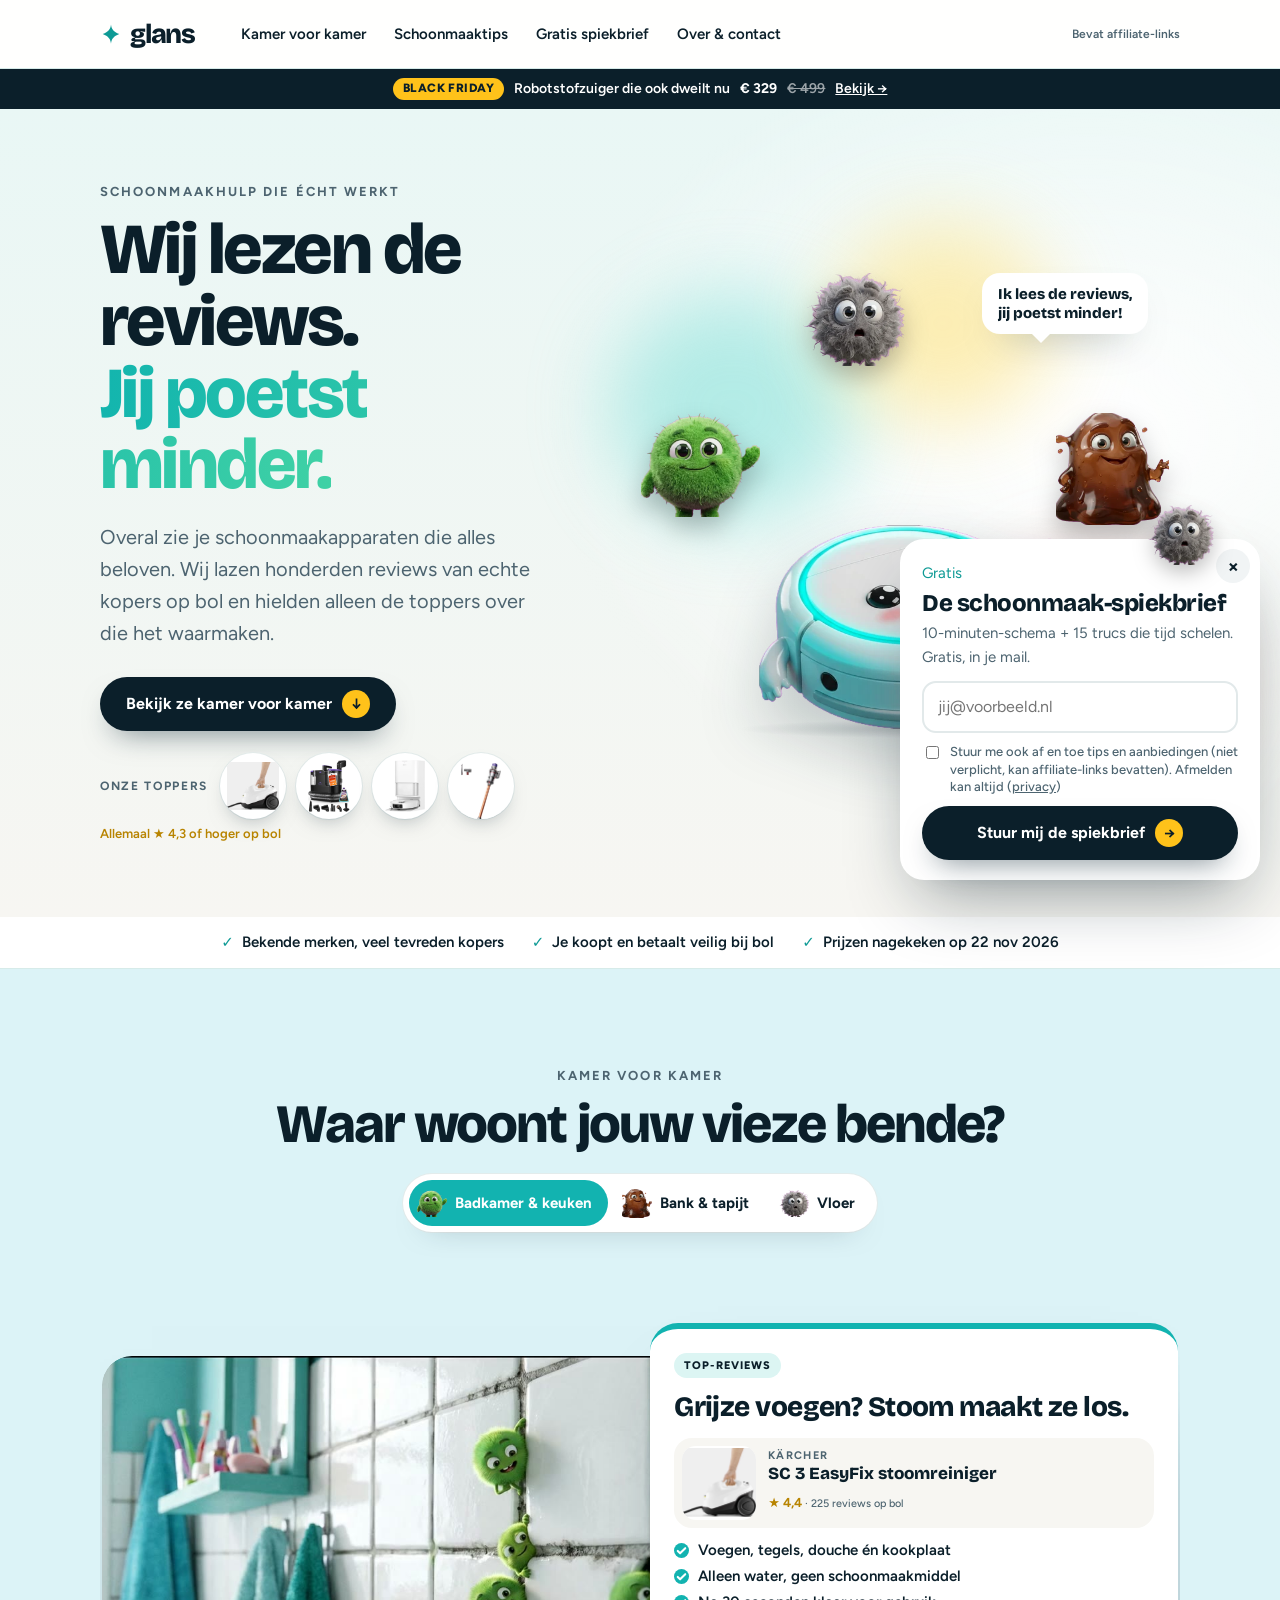
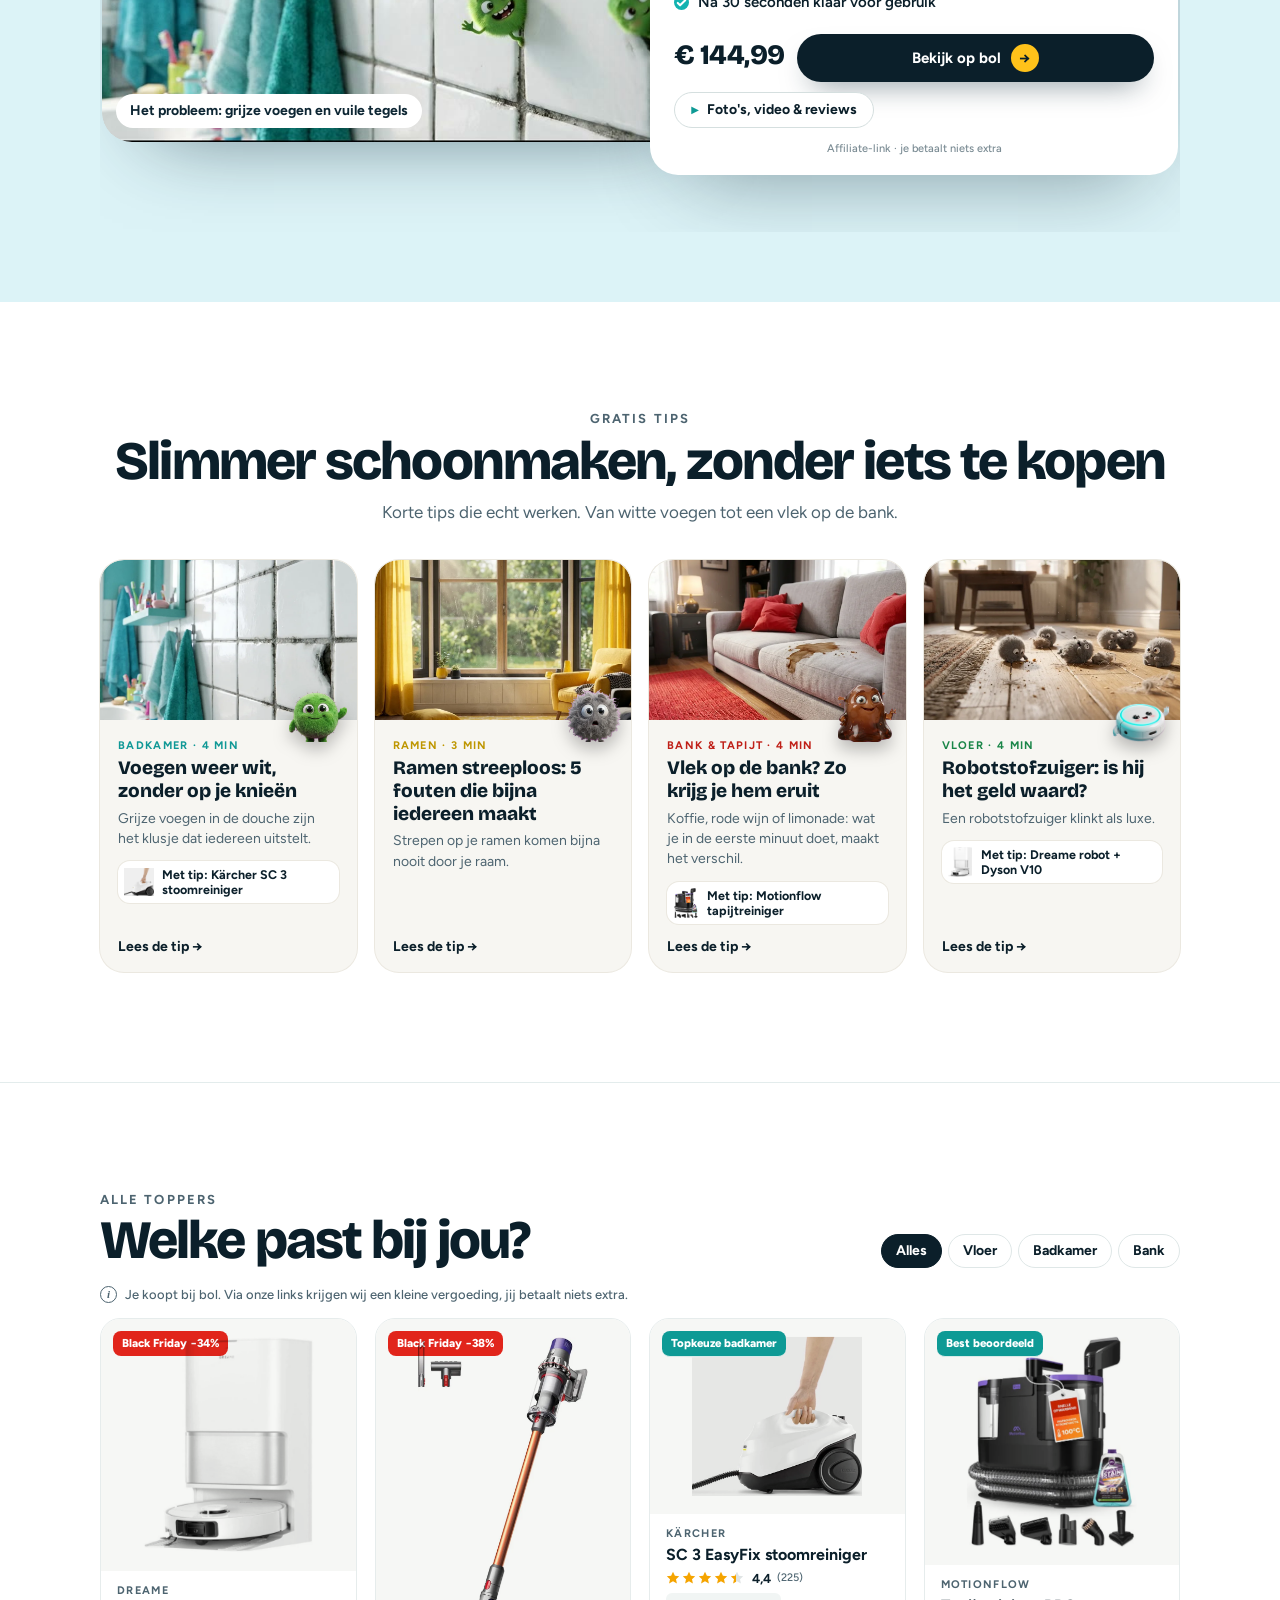
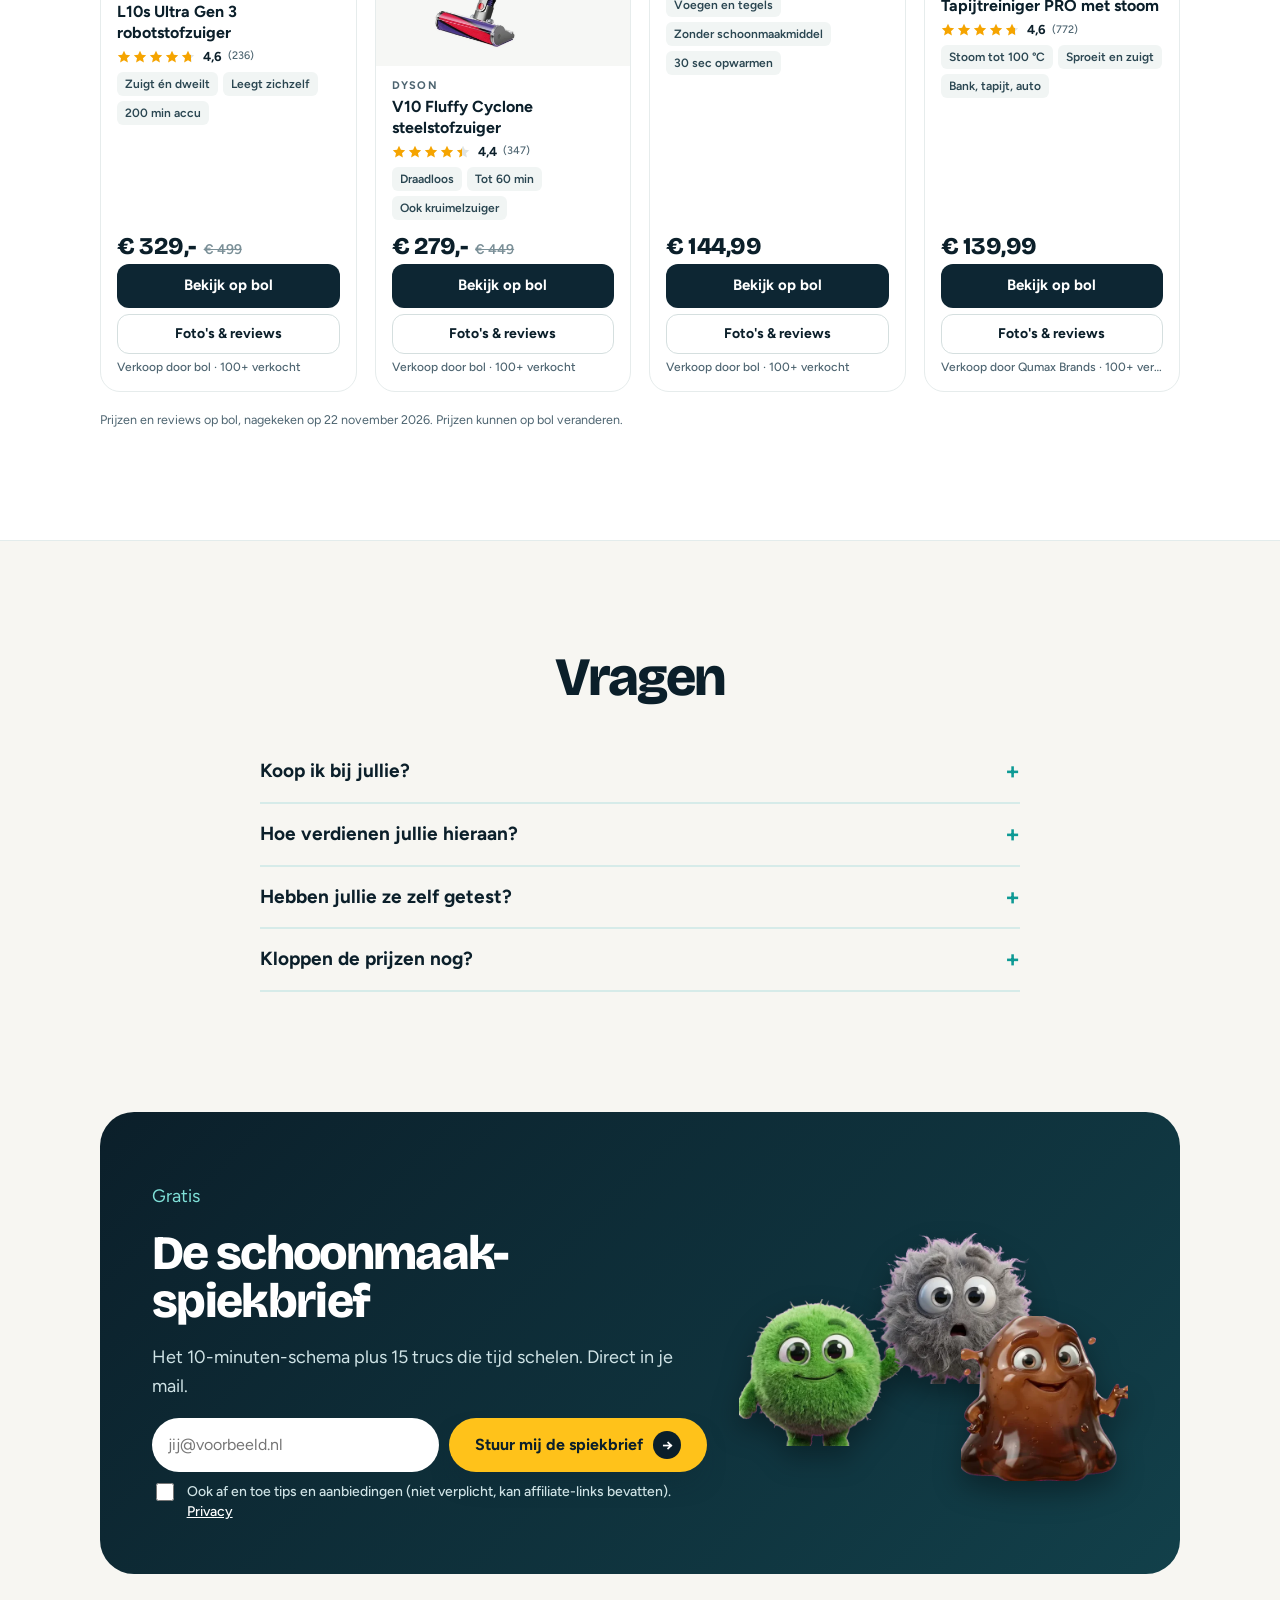
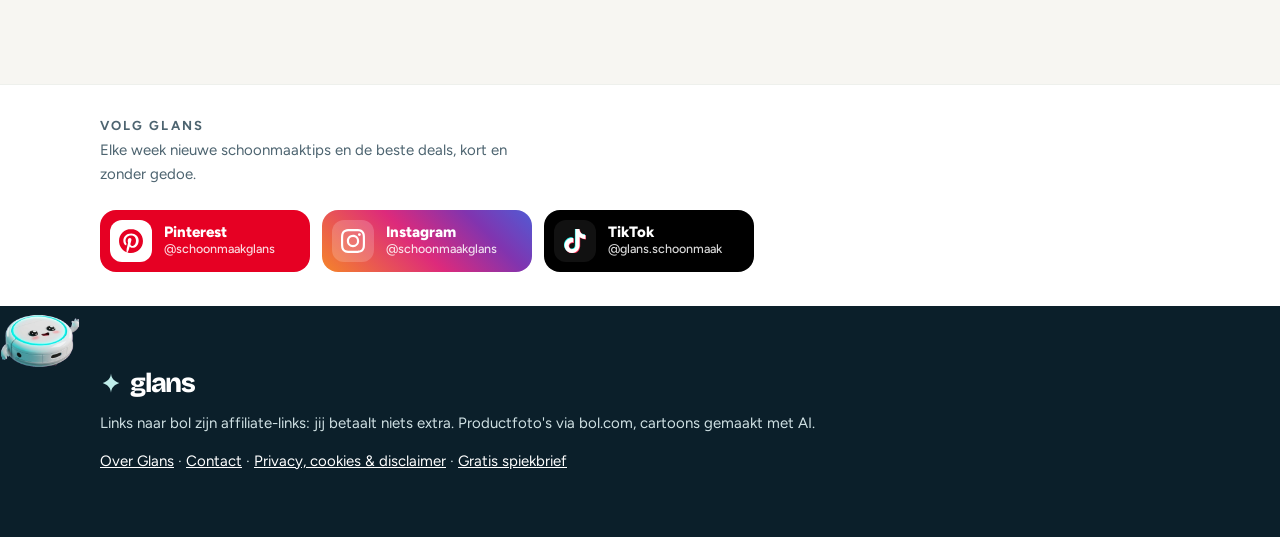
<file: index.html>
<!doctype html>
<html lang="nl">
<head>
<meta charset="utf-8">
<meta name="viewport" content="width=device-width, initial-scale=1">
<title>Glans · schoonmaakhulp die écht werkt</title>
<meta name="description" content="Wij lezen de reviews, jij poetst minder: kamer voor kamer de schoonmaakapparaten met de meeste tevreden kopers op bol. Alleen bekende merken met honderden reviews op bol.">
<link rel="icon" href="favicon.svg" type="image/svg+xml">
<link rel="preconnect" href="https://fonts.googleapis.com"><link rel="preconnect" href="https://fonts.gstatic.com" crossorigin>
<link href="https://fonts.googleapis.com/css2?family=Bricolage+Grotesque:opsz,wght@12..96,600..800&family=Figtree:wght@400;500;600;700&display=swap" rel="stylesheet">
<style>
:root{
  --turq:#bfedea;--turq-l:#e8f8f6;--turq-d:#0e9a95;--ink:#0d2633;--ink-soft:#4b6672;--line:#d6ebe9;--paper:#fff;
  --sun:#ffc21a;--star:#f5a400;
  --display:"Bricolage Grotesque",system-ui,sans-serif;--text:"Figtree",system-ui,sans-serif;
  --ease:cubic-bezier(.2,.8,.1,1);
}
*{box-sizing:border-box}
html{-webkit-text-size-adjust:100%;scroll-behavior:smooth}
body{margin:0;background:var(--turq-l);color:var(--ink);font:400 17px/1.6 var(--text);-webkit-font-smoothing:antialiased;overflow-x:hidden}
img,video{display:block;max-width:100%;height:auto}
a{color:inherit}
h1,h2,h3{font-family:var(--display);font-weight:800;letter-spacing:-.035em;margin:0;line-height:1}
.wrap{max-width:1120px;margin:0 auto;padding:0 20px}
.btn{display:inline-flex;align-items:center;justify-content:center;gap:10px;min-height:54px;padding:0 26px;border-radius:999px;border:0;background:var(--ink);color:#fff;font:700 16px/1 var(--text);text-decoration:none;cursor:pointer;box-shadow:0 14px 30px -14px rgba(13,38,51,.6);transition:transform .25s var(--ease)}
.btn:hover{transform:translateY(-2px)}
.btn .arrow{display:grid;place-items:center;width:28px;height:28px;border-radius:50%;background:var(--sun);color:var(--ink);font-size:15px}
.btn.ghost{background:#fff;color:var(--ink);box-shadow:inset 0 0 0 2px var(--ink)}
.stars{color:var(--star);letter-spacing:1px}
.reveal{opacity:0;transform:translateY(24px);transition:opacity .8s var(--ease),transform .8s var(--ease)}
.reveal.in{opacity:1;transform:none}

/* kop, zoals een winkel */
.top{position:sticky;top:0;z-index:40;background:rgba(255,255,255,.92);backdrop-filter:blur(10px);border-bottom:1px solid var(--line)}
.top .wrap{display:flex;align-items:center;gap:22px;height:68px}
.logo{display:flex;align-items:center;gap:8px;font:800 27px/1 var(--display);letter-spacing:-.045em;text-decoration:none}
.logo svg{width:22px;height:22px}
.top nav{display:flex;gap:4px;margin-left:12px}
.top nav a{font:600 15px/1 var(--text);text-decoration:none;padding:10px 12px;border-radius:999px;white-space:nowrap}
@media (max-width:980px){.top .ad{display:none}.top nav{margin-left:auto}}
.top nav a:hover{background:var(--turq-l)}
.top nav .s{display:none}
.top .ad{margin-left:auto;font:600 12px/1 var(--text);color:var(--ink-soft);text-decoration:none}
@media (max-width:720px){.top .wrap{flex-wrap:wrap;height:auto;padding-top:10px;padding-bottom:8px;row-gap:6px}.top nav{order:3;width:100%;margin:0;display:grid;grid-template-columns:repeat(4,1fr);gap:6px}.top nav a{font-size:13.5px;padding:9px 4px;text-align:center;background:var(--turq-l)}.top nav .l{display:none}.top nav .s{display:inline}}

/* opening */
.hero{background:var(--turq);padding:clamp(40px,6vw,80px) 0}
.hero .wrap{display:grid;grid-template-columns:1fr 1.1fr;gap:clamp(24px,5vw,60px);align-items:center}
.hero h1{font-size:clamp(42px,5.4vw,76px)}
.hero p{font-size:20px;color:#2c4a56;margin:18px 0 0;max-width:30ch}
.hero .btns{display:flex;flex-wrap:wrap;gap:12px;margin-top:28px}
.hero video{width:100%;aspect-ratio:16/9;object-fit:cover;border-radius:28px;box-shadow:0 40px 70px -40px rgba(13,38,51,.55);border:6px solid #fff;background:#fff}
@media (max-width:860px){.hero .wrap{grid-template-columns:1fr}.hero video{order:-1}}
.trust{background:#fff;border-bottom:1px solid var(--line)}
.trust ul{list-style:none;margin:0 auto;padding:16px 20px;max-width:1120px;display:flex;flex-wrap:wrap;gap:10px 28px;justify-content:center;font:600 15px/1.3 var(--text)}
.trust li::before{content:"✓";color:var(--turq-d);font-weight:800;margin-right:8px}

/* de route: kamer voor kamer */
.route{padding:clamp(70px,9vw,110px) 0 40px}
.route .intro{text-align:center;max-width:640px;margin:0 auto}
.route .intro h2{font-size:clamp(36px,4.6vw,58px)}
.route .intro p{font-size:19px;color:var(--ink-soft);margin:14px 0 0}
.steps{position:relative;margin-top:56px}
.steps::before{content:"";position:absolute;left:31px;top:30px;bottom:30px;border-left:4px dashed #9fd9d4}
.step{position:relative;padding-left:96px;margin-bottom:56px}
.step .num{position:absolute;left:0;top:0;width:66px;height:66px;border-radius:50%;background:var(--ink);color:#fff;display:grid;place-items:center;font:800 28px/1 var(--display);box-shadow:0 0 0 8px var(--turq-l)}
.step .room{font:700 13px/1 var(--text);letter-spacing:.16em;text-transform:uppercase;color:var(--turq-d);margin:4px 0 8px}
.step h3{font-size:clamp(28px,3.2vw,42px);margin-bottom:22px}
.pair{display:grid;grid-template-columns:1.3fr auto 1fr;gap:18px;align-items:center}
.problem{position:relative;border-radius:26px;overflow:hidden;background:#fff;box-shadow:0 30px 60px -45px rgba(13,38,51,.5)}
.problem img{width:100%;object-fit:cover;aspect-ratio:16/9}
.problem span{position:absolute;left:14px;bottom:14px;background:#fff;font:700 14px/1 var(--text);padding:10px 14px;border-radius:999px}
.to{display:grid;place-items:center;font:800 30px/1 var(--display);color:var(--turq-d)}
.product{background:#fff;border-radius:26px;padding:20px 22px 22px;display:flex;flex-direction:column;gap:8px;box-shadow:0 30px 60px -45px rgba(13,38,51,.5)}
.product .pic{display:grid;place-items:center;aspect-ratio:4/3;border-radius:18px;background:#fff}
.product .pic img{max-height:100%;width:auto;object-fit:contain}
.badge{align-self:flex-start;justify-self:start;font:700 12px/1 var(--text);background:var(--ink);color:#fff;padding:7px 10px;border-radius:999px}
.product .brand{font:700 12px/1 var(--text);letter-spacing:.14em;text-transform:uppercase;color:var(--ink-soft)}
.product h4{font:800 22px/1.1 var(--display);letter-spacing:-.02em;margin:0}
.product .rate{font:700 14px/1.2 var(--text)}.product .rate small{font-weight:600;color:var(--ink-soft)}
.product .price{font:800 32px/1 var(--display);letter-spacing:-.03em;margin:6px 0 0}
.product .price small{font:600 13px/1.2 var(--text);color:var(--ink-soft);letter-spacing:0;margin-left:6px}
.product .btn{width:100%;margin-top:6px}
.next{display:flex;align-items:center;gap:10px;margin:22px 0 0;font:700 16px/1.3 var(--text);color:var(--ink-soft)}
@media (max-width:860px){
  .pair{grid-template-columns:1fr}.to{transform:rotate(90deg);padding:2px 0}
  .problem img{aspect-ratio:16/10}
  .product{display:grid;grid-template-columns:38% 1fr;column-gap:16px;align-items:center}
  .product .pic{grid-row:1/8;aspect-ratio:1/1}
  .product .badge,.product .brand,.product h4,.product .rate,.product .price,.product .btn{grid-column:2}
  .product h4{font-size:18px}.product .price{font-size:26px}
  .steps::before{left:21px}.step{padding-left:62px}.step .num{width:46px;height:46px;font-size:20px}
}

/* klaar */
.done{background:var(--ink);color:#fff;border-radius:34px;padding:clamp(28px,5vw,56px);text-align:center;margin:10px 0 0}
.done h2{font-size:clamp(34px,4.4vw,56px)}
.done p{color:#c9dde1;font-size:19px;margin:14px auto 0;max-width:44ch}
.how{display:grid;grid-template-columns:repeat(3,1fr);gap:16px;margin-top:30px;text-align:left}
.how div{background:rgba(255,255,255,.08);border-radius:20px;padding:18px 20px}
.how b{display:block;font:800 20px/1.1 var(--display);margin-bottom:6px;color:var(--sun)}
.how p{margin:0;font-size:16px;color:#dbe9ec}
@media (max-width:760px){.how{grid-template-columns:1fr}}

/* vergelijken en vragen */
.section{padding:clamp(70px,9vw,110px) 0}
.section h2{font-size:clamp(34px,4.4vw,54px);text-align:center}
.tablewrap{overflow-x:auto;-webkit-overflow-scrolling:touch;margin-top:36px}
.compare{width:100%;min-width:620px;border-collapse:collapse;background:#fff;border-radius:24px;overflow:hidden;box-shadow:0 30px 60px -45px rgba(13,38,51,.45);font-size:16px;text-align:left}
.compare th,.compare td{padding:16px 18px;border-bottom:1px solid var(--line)}
.compare thead th{background:var(--turq);font:700 15px/1.2 var(--text)}
.compare tbody th{font-weight:700}
.vgrid{display:grid;grid-template-columns:repeat(3,1fr);gap:20px;margin-top:36px}
.vcard{background:#fff;border-radius:28px;overflow:hidden;box-shadow:0 30px 60px -45px rgba(13,38,51,.5);display:flex;flex-direction:column;border-bottom:6px solid var(--c)}
.vimg{position:relative;display:block;background:var(--bg);padding:18px 18px 8px;text-decoration:none;color:var(--ink)}
.vimg img{width:72%;margin:18px auto 0;aspect-ratio:1;object-fit:contain;mix-blend-mode:multiply;transition:transform .35s cubic-bezier(.2,.8,.1,1)}
.vcard:hover .vimg img{transform:scale(1.05) rotate(-2deg)}
.vnum{position:absolute;left:16px;top:16px;width:40px;height:40px;border-radius:50%;background:var(--c);color:#fff;display:grid;place-items:center;font:800 18px/1 var(--display)}
.vroom{position:absolute;right:16px;top:20px;background:#fff;border-radius:999px;padding:7px 12px;font:700 13px/1 var(--text)}
.vbody{padding:18px 20px 22px;display:flex;flex-direction:column;gap:10px;flex:1}
.vbody h3{font:800 21px/1.15 var(--display);margin:0}
.vvoor{margin:0;color:var(--ink-soft);font-size:15px}
.vrow{display:flex;align-items:baseline;justify-content:space-between;gap:10px;flex-wrap:wrap}
.vprice{font:800 28px/1 var(--display)}
.vstars{font:700 15px/1 var(--text);color:#e0a100}.vstars small{color:var(--ink-soft);font-weight:500}
.vsat{display:grid;grid-template-columns:1fr auto;gap:6px 10px;font-size:14px;color:var(--ink-soft)}
.vsat b{color:var(--ink)}
.vsat i{grid-column:1/-1;height:10px;border-radius:999px;background:#edf2f3;position:relative;overflow:hidden}
.vsat i::after{content:"";position:absolute;inset:0;width:var(--w);background:var(--c);border-radius:999px}
.vchips{display:flex;flex-wrap:wrap;gap:6px;margin:0}
.vchips span{background:var(--bg);border-radius:999px;padding:6px 10px;font:600 13px/1 var(--text)}
.vbody .btn{margin-top:auto;justify-content:center}
.vbody .direct{text-align:center;font:600 14px/1 var(--text);color:var(--ink-soft)}
.vfeat{list-style:none;margin:2px 0 0;padding:0;display:grid;gap:7px}
.vfeat li{display:flex;gap:10px;align-items:center;font:600 15px/1.3 var(--text)}
.vfeat li span{flex:none;width:30px;height:30px;border-radius:10px;background:var(--bg);display:grid;place-items:center;font-size:16px}
@media (max-width:900px){.vcard{display:grid;grid-template-columns:118px 1fr;border-bottom:0;border-left:6px solid var(--c)}.vimg{padding:10px;display:grid;place-items:center}.vimg img{width:100%;margin:22px 0 0}.vnum{left:8px;top:8px;width:30px;height:30px;font-size:14px}.vroom{display:none}.vbody{padding:14px 14px 16px;gap:8px}.vbody h3{font-size:17px}.vprice{font-size:22px}.vstars{font-size:13px}.vfeat li{font-size:13.5px;gap:8px}.vfeat li span{width:24px;height:24px;font-size:13px;border-radius:8px}.vsat{font-size:13px}.vbody .btn{min-height:44px;font-size:15px}}
.vaff{text-align:center;font-size:13px;color:var(--ink-soft);margin:16px 0 0}
@media (max-width:900px){.vgrid{grid-template-columns:1fr;max-width:520px;margin-left:auto;margin-right:auto;gap:14px}}
.faq{max-width:760px;margin:36px auto 0}
details{border-bottom:2px solid var(--line);padding:18px 0}
summary{cursor:pointer;font:700 19px/1.3 var(--text);list-style:none;display:flex;justify-content:space-between;gap:16px}
summary::-webkit-details-marker{display:none}
summary::after{content:"+";font-size:24px;line-height:1;color:var(--turq-d)}
details[open] summary::after{content:"–"}
details p{color:var(--ink-soft);margin:12px 0 0}
footer{background:var(--ink);color:#cfe0e3;padding:56px 0 64px;font-size:15px}
footer .wrap{display:grid;gap:14px}
footer .logo{color:#fff}
footer p{margin:0;max-width:74ch}
@media (prefers-reduced-motion:reduce){*{transition:none!important;scroll-behavior:auto!important}.reveal{opacity:1;transform:none}}

/* kleuren lopen over: de pagina neemt de kleur aan van het product waar je bent */
body{transition:background-color 1s ease}
.route,.section{background:transparent}
.step .num{background:var(--c);color:var(--on,#fff);transition:transform .5s cubic-bezier(.3,1.6,.5,1)}
.step.live .num{transform:scale(1.12)}
.step .room{color:var(--c);filter:saturate(1.1) brightness(.85)}
.step .to{color:var(--c)}
.product{border-top:6px solid var(--c)}
.product .badge{background:var(--c);color:var(--on,#fff)}
.steps::before{border-left-color:rgba(13,38,51,.18)}
/* vies → schoon: een veeg met een glimlijn, zodra je erbij bent */
.scene{position:relative}
.scene img{display:block}
.scene .clean{position:absolute;inset:0;width:100%;height:100%;object-fit:cover;clip-path:inset(0 100% 0 0);transition:clip-path 1.6s cubic-bezier(.55,.05,.25,1)}
.scene .swipe{position:absolute;top:0;bottom:0;left:0;width:70px;margin-left:-35px;background:linear-gradient(90deg,transparent,rgba(255,255,255,.85),transparent);opacity:0;transition:left 1.6s cubic-bezier(.55,.05,.25,1),opacity .3s}
.scene.wiping .swipe{opacity:1}
.scene.done .clean{clip-path:inset(0 0 0 0)}
.scene.done .swipe{left:100%}
.scene .tag-dirty,.scene .tag-clean{position:absolute;left:14px;bottom:14px;background:#fff;font:700 14px/1 var(--text);padding:10px 14px;border-radius:999px;transition:opacity .4s}
.scene .tag-clean{opacity:0;background:var(--c);color:var(--on,#fff)}
.scene.done .tag-dirty{opacity:0;transition-delay:.6s}
.scene.done .tag-clean{opacity:1;transition-delay:1.2s}
.problem>span:not(.tag-dirty):not(.tag-clean){display:none}

/* ---- v3: rustiger kleuren, nieuwe opening, info eerst ---- */
:root{--ink:#0b1f2a;--ink-soft:#4d6470}
body{background:#f7f6f2}
.hero{background:radial-gradient(70% 60% at 0% 0%,#dff6f4 0,transparent 60%),radial-gradient(60% 60% at 100% 20%,#fff6cc 0,transparent 60%),radial-gradient(60% 60% at 70% 110%,#ffe6e1 0,transparent 60%),#f7f6f2;padding:clamp(36px,6vw,84px) 0}
.hero .wrap{grid-template-columns:1fr 1.15fr}
.kicker{font:700 13px/1 var(--text);letter-spacing:.16em;text-transform:uppercase;color:var(--ink-soft);margin:0 0 16px}
.hero h1{font-size:clamp(44px,5.6vw,84px)}
.swap{display:inline-block;color:var(--sc,#13b5ae);transition:opacity .35s ease,transform .45s cubic-bezier(.2,.8,.1,1)}
.swap.out{opacity:0;transform:translateY(14px)}
.mini{display:flex;gap:10px;margin-top:30px;flex-wrap:wrap}
.mini a{display:flex;align-items:center;gap:8px;background:#fff;border-radius:999px;padding:6px 14px 6px 6px;text-decoration:none;font:700 14px/1 var(--text);box-shadow:0 10px 24px -18px rgba(11,31,42,.6);border:2px solid transparent;transition:border-color .2s,transform .2s}
.mini a:hover{border-color:var(--c);transform:translateY(-2px)}
.mini img{width:38px;height:38px;object-fit:contain;border-radius:50%;background:#fff}
.show{position:relative;aspect-ratio:16/10;border-radius:30px;overflow:hidden;box-shadow:0 50px 80px -50px rgba(11,31,42,.6);border:6px solid #fff;background:#fff}
.show .slide{position:absolute;inset:0;opacity:0;transform:scale(1.04);transition:opacity 1s ease,transform 1.4s cubic-bezier(.2,.8,.1,1)}
.show .slide.on{opacity:1;transform:none}
.show img{position:absolute;inset:0;width:100%;height:100%;object-fit:cover}
.show .clean{clip-path:inset(0 100% 0 0);transition:clip-path 2.6s cubic-bezier(.55,.05,.25,1)}
.show .swipe{position:absolute;top:0;bottom:0;left:0;width:80px;margin-left:-40px;background:linear-gradient(90deg,transparent,rgba(255,255,255,.9),transparent);opacity:0;transition:left 2.6s cubic-bezier(.55,.05,.25,1),opacity .3s}
.show .slide.wipe .clean{clip-path:inset(0 0 0 0)}
.show .slide.wipe .swipe{left:100%;opacity:1}
.show .lbl{position:absolute;left:14px;top:14px;background:var(--c);color:var(--on,#fff);font:700 13px/1 var(--text);padding:8px 12px;border-radius:999px}
.show .dots{position:absolute;right:14px;bottom:14px;display:flex;gap:6px}
.show .dots i{width:9px;height:9px;border-radius:50%;background:rgba(255,255,255,.6);transition:background .3s,transform .3s}
.show .dots i.on{background:#fff;transform:scale(1.3)}
@media (max-width:860px){.hero .wrap{grid-template-columns:1fr}.show{order:-1}}
.product .pic{position:relative;text-decoration:none}
.more-photos{position:absolute;right:8px;bottom:8px;font:700 12px/1 var(--text);background:var(--ink);color:#fff;padding:7px 10px;border-radius:999px;opacity:.9}
.product .direct{display:block;text-align:center;font:600 14px/1 var(--text);color:var(--ink-soft);margin-top:10px}
@media (max-width:860px){.product .direct{grid-column:2}}
.scene .clean{transition:clip-path 2.8s cubic-bezier(.55,.05,.25,1)}
.scene .swipe{transition:left 2.8s cubic-bezier(.55,.05,.25,1),opacity .3s}
.scene.done .tag-dirty{transition-delay:1.2s}
.scene.done .tag-clean{transition-delay:2.4s}

/* ---- opening als film ---- */
.cine{position:relative;min-height:calc(100vh - 68px);min-height:calc(100svh - 68px);display:grid;align-items:end;overflow:hidden;background:#0b1f2a;color:#fff}
.cine-media{position:absolute;inset:0}
.clip{position:absolute;inset:0;margin:0;opacity:0;transition:opacity 1.4s ease}
.clip.on{opacity:1}
.clip video,.clip img{position:absolute;inset:0;width:100%;height:100%;object-fit:cover}
.clip img{opacity:0;transition:opacity .6s}
.clip.still img{opacity:1}
.cine-shade{position:absolute;inset:0;background:linear-gradient(90deg,rgba(11,31,42,.78) 0%,rgba(11,31,42,.45) 38%,rgba(11,31,42,0) 65%),linear-gradient(0deg,rgba(11,31,42,.65) 0%,rgba(11,31,42,0) 40%)}
.cine-txt{position:relative;z-index:2;padding-bottom:150px;padding-top:120px}
.cine .kicker{color:rgba(255,255,255,.8)}
.cine h1{font-size:clamp(46px,6.4vw,96px);max-width:12ch;color:#fff}
.cine .swap{color:var(--sc,#5fe0d8);filter:brightness(1.25)}
.cine-txt>p:not(.kicker){font-size:20px;color:rgba(255,255,255,.88);max-width:34ch;margin:18px 0 0}
.cine .btn{background:#fff;color:var(--ink)}
.cine-bar{position:absolute;left:0;right:0;bottom:28px;z-index:3;display:flex;gap:10px;justify-content:center;flex-wrap:wrap;padding:0 16px}
.cine-bar a{display:flex;align-items:center;gap:10px;background:rgba(255,255,255,.92);color:var(--ink);border-radius:999px;padding:6px 16px 6px 6px;text-decoration:none;font:600 14px/1 var(--text);backdrop-filter:blur(8px);border:2px solid transparent;transition:transform .2s,border-color .2s}
.cine-bar a:hover{transform:translateY(-2px);border-color:var(--c)}
.cine-bar img{width:40px;height:40px;object-fit:contain;border-radius:50%;background:#fff}
.cine-prog{position:absolute;top:18px;right:20px;z-index:3;display:flex;gap:6px}
.cine-prog i{width:34px;height:4px;border-radius:4px;background:rgba(255,255,255,.35);overflow:hidden;position:relative}
.cine-prog i.on::after,.cine-prog i.done::after{content:"";position:absolute;inset:0;background:#fff}
.cine-prog i.on::after{animation:prog 9.4s linear forwards;transform-origin:left}
@keyframes prog{from{transform:scaleX(0)}to{transform:scaleX(1)}}
@media (max-width:760px){.cine-txt{padding-bottom:170px}.cine-shade{background:linear-gradient(0deg,rgba(11,31,42,.85) 0%,rgba(11,31,42,.35) 60%,rgba(11,31,42,.1) 100%)}.cine-bar a span{font-size:13px}}

/* ---- opening: productpodium ---- */
.podium{background:radial-gradient(60% 70% at 85% 40%,#ffffff 0,transparent 70%),linear-gradient(180deg,#e9f7f5 0%,#f7f6f2 100%);padding:clamp(40px,6vw,90px) 0 clamp(50px,6vw,90px);overflow:hidden}
.podium-in{display:grid;grid-template-columns:1fr 1.1fr;gap:clamp(20px,4vw,60px);align-items:center}
.podium h1{font-size:clamp(44px,5.6vw,86px);line-height:1}
.podium .hl{color:#0e9a95}
.podium-txt>p:not(.kicker){font-size:20px;color:var(--ink-soft);max-width:34ch;margin:20px 0 0}
.podium .btns{margin-top:28px}
.podium-stage{position:relative;height:min(62vh,520px)}
.pod{position:absolute;display:block;background:#fff;border-radius:30px;padding:18px;box-shadow:0 40px 70px -45px rgba(11,31,42,.55);text-decoration:none;color:var(--ink);transition:transform .5s cubic-bezier(.2,.8,.1,1);border-bottom:6px solid var(--c);animation:pod-in .9s cubic-bezier(.2,.8,.1,1) both}
.pod img{width:100%;height:auto;aspect-ratio:1/1;object-fit:contain}
.pod .tag{position:absolute;left:50%;bottom:-16px;transform:translateX(-50%);white-space:nowrap;background:var(--ink);color:#fff;font:600 13px/1 var(--text);padding:9px 13px;border-radius:999px}
.pod .tag b{font-weight:800}
.pod:hover{transform:translateY(-8px) rotate(0deg)!important}
.p1{width:42%;left:0;top:14%;transform:rotate(-5deg);animation-delay:.1s}
.p2{width:36%;left:34%;top:0;transform:rotate(3deg);z-index:2;animation-delay:.25s}
.p3{width:42%;right:0;bottom:4%;transform:rotate(-2deg);animation-delay:.4s}
@keyframes pod-in{from{opacity:0;translate:0 40px}to{opacity:1;translate:0 0}}
@media (max-width:860px){.podium-in{grid-template-columns:1fr}.podium-stage{height:auto;display:grid;grid-template-columns:repeat(3,1fr);gap:12px;margin-top:10px}.pod{position:relative;width:auto;left:auto;right:auto;top:auto;bottom:auto;transform:none;padding:10px;border-radius:20px}.pod .tag{font-size:10px;padding:6px 8px;bottom:-12px}.pod .tag b{display:block}}
@media (prefers-reduced-motion:reduce){.pod{animation:none}}
/* ---- video in de stappen ---- */
.scene .vid{position:absolute;inset:0;width:100%;height:100%;object-fit:cover;z-index:1;background:transparent}
.scene.has-video .clean,.scene.has-video .swipe,.scene.has-video .crit-layer{display:none}
.scene.has-video .tag-dirty,.scene.has-video .tag-clean{z-index:3;transition-delay:0s!important}
.scene.has-video.ended .tag-dirty{opacity:0}
.scene.has-video.ended .tag-clean{opacity:1}
.scene.has-video:not(.ended) .tag-clean{opacity:0}
.scene.has-video:not(.ended) .tag-dirty{opacity:1}

/* ---- opening levendiger ---- */
.podium{position:relative}
.podium-stage .blob{position:absolute;border-radius:50%;filter:blur(40px);opacity:.55;z-index:0;animation:blob 14s ease-in-out infinite alternate}
.blob.b1{width:46%;height:46%;left:-6%;top:6%;background:#7fe0d8}
.blob.b2{width:40%;height:40%;left:36%;top:-8%;background:#ffe27a;animation-delay:-4s}
.blob.b3{width:46%;height:46%;right:-8%;bottom:-6%;background:#ffb3a8;animation-delay:-8s}
@keyframes blob{0%{transform:translate(0,0) scale(1)}50%{transform:translate(8%,6%) scale(1.12)}100%{transform:translate(-6%,4%) scale(.95)}}
.pod{z-index:2}
.peek{position:absolute;z-index:1;width:17%;pointer-events:none;filter:drop-shadow(0 10px 12px rgba(0,0,0,.25));animation:peek 4.8s ease-in-out infinite}
.peek.k1{left:-4%;top:58%;animation-delay:.2s}
.peek.k2{left:58%;top:-6%;width:14%;animation-delay:1.8s}
.peek.k3{right:-4%;top:30%;width:15%;animation-delay:3.2s}
@keyframes peek{0%,100%{transform:translateY(12%) rotate(-6deg) scale(.92)}25%{transform:translateY(-10%) rotate(5deg) scale(1)}50%{transform:translateY(0) rotate(-3deg) scale(.97)}75%{transform:translateY(-6%) rotate(4deg)}}
.sticker{position:absolute;z-index:3;right:6%;top:-4%;width:92px;height:92px;border-radius:50%;background:var(--ink);color:#fff;display:grid;place-items:center;box-shadow:0 12px 24px -12px rgba(0,0,0,.5)}
.sticker svg{position:absolute;inset:0;width:100%;height:100%;animation:spin 12s linear infinite}
.sticker text{font:800 11.5px var(--text);letter-spacing:.14em;fill:#fff}
.sticker b{font-size:22px;color:#ffd23f}
@keyframes spin{to{transform:rotate(360deg)}}
.podium h1 .hl{background:linear-gradient(90deg,#13b5ae,#3fd1a5,#13b5ae);background-size:200% 100%;-webkit-background-clip:text;background-clip:text;color:transparent;animation:shine 5s linear infinite}
@keyframes shine{to{background-position:-200% 0}}
@media (max-width:860px){.podium-stage{margin-top:66px}.pod{z-index:2}.peek{width:20%;z-index:1}.peek.k1{left:5%;top:-52px}.peek.k2{left:40%;top:-58px;width:18%}.peek.k3{right:5%;top:-52px}.sticker{display:none}}
@media (prefers-reduced-motion:reduce){.blob,.peek,.sticker svg,.podium h1 .hl{animation:none}}

/* upgrade / black friday */
.bfbar{display:flex;gap:10px;justify-content:center;align-items:center;flex-wrap:wrap;background:#0b1f2a;color:#fff;text-decoration:none;font:600 14px/1.3 var(--text);padding:9px 16px;text-align:center}
.bfbar b:first-child{background:#ffc21a;color:#0b1f2a;border-radius:999px;padding:3px 10px;font-weight:800;letter-spacing:.04em;text-transform:uppercase;font-size:12px}
.bfbar s{opacity:.6}.bfbar span{text-decoration:underline}
.upgrade{background:linear-gradient(180deg,#0b1f2a 0,#12323e 100%);color:#fff;padding:clamp(70px,9vw,110px) 0;position:relative;overflow:hidden}
.uhead{text-align:center;max-width:720px;margin:0 auto;position:relative}
.uhead h2{font-size:clamp(34px,4.6vw,56px);color:#fff;margin:14px 0 10px}
.uhead p{color:#c8dde2;font-size:18px;margin:0}
.bf{display:inline-block;background:#ffc21a;color:#0b1f2a;font:800 13px/1 var(--text);letter-spacing:.14em;text-transform:uppercase;padding:9px 16px;border-radius:999px;transform:rotate(-3deg)}
.upeek{position:absolute;right:-10px;top:-30px;width:96px;animation:peek 4.8s ease-in-out infinite;filter:drop-shadow(0 10px 12px rgba(0,0,0,.35))}
.ugrid{display:grid;grid-template-columns:repeat(2,minmax(0,1fr));gap:24px;margin-top:40px}
.ucard{background:#fff;color:#0b1f2a;border-radius:30px;overflow:hidden;display:grid;grid-template-columns:minmax(0,.9fr) minmax(0,1.1fr);box-shadow:0 40px 80px -50px rgba(0,0,0,.8)}
.uimg{position:relative;background:var(--bg);display:grid;place-items:center;padding:22px}
.uimg img{width:100%;aspect-ratio:1;object-fit:contain;mix-blend-mode:multiply;transition:transform .4s cubic-bezier(.2,.8,.1,1)}
.ucard:hover .uimg img{transform:scale(1.06) rotate(-2deg)}
.uoff{position:absolute;left:14px;top:14px;background:#e1251b;color:#fff;font:800 20px/1 var(--display);padding:10px 12px;border-radius:14px;transform:rotate(-6deg);box-shadow:0 10px 20px -10px rgba(225,37,27,.8)}
.ubody{padding:22px 22px 24px;display:flex;flex-direction:column;gap:10px}
.ubrand{font:700 12px/1.3 var(--text);letter-spacing:.1em;text-transform:uppercase;color:var(--c)}
.ubody h3{font:800 25px/1.1 var(--display);margin:0}
.ufeat{list-style:none;margin:0;padding:0;display:grid;gap:6px;font:600 14.5px/1.35 var(--text)}
.uprice{display:flex;align-items:baseline;gap:10px;flex-wrap:wrap}
.uprice b{font:800 34px/1 var(--display)}.uprice s{color:#7a8f97;font-size:17px}
.uprice span{background:#e7f8ef;color:#13804a;font:700 13px/1 var(--text);padding:6px 10px;border-radius:999px}
.urate{margin:0;font-size:14px;color:#4b6672}.urate span{color:#e0a100;font-weight:800}
.ubtns{display:flex;flex-direction:column;gap:8px;margin-top:auto}
.ubtns .btn{justify-content:center;background:var(--c)}
.ubtns .direct{text-align:center;font:600 14px/1 var(--text);color:#4b6672}
.unote{text-align:center;color:#9fb6bd;font-size:13px;max-width:640px;margin:26px auto 0}
@media (max-width:980px){.ugrid{grid-template-columns:1fr;max-width:560px;margin-left:auto;margin-right:auto}}
@media (max-width:520px){.ucard{grid-template-columns:1fr}.uimg{padding:16px 40px}.ubody h3{font-size:22px}.uprice b{font-size:30px}.upeek{width:70px;right:0;top:-40px}.bfbar{font-size:13px;gap:6px}}

/* stap 4: de vloer */
.pair.floor{grid-template-columns:1.1fr 1fr}
.choose{display:grid;gap:12px}
.pickcard{position:relative;display:grid;grid-template-columns:96px 1fr;gap:4px 14px;align-items:center;background:#fff;border-radius:22px;padding:14px 16px;text-decoration:none;color:var(--ink);box-shadow:0 24px 50px -40px rgba(13,38,51,.55);border-left:6px solid var(--c);transition:transform .2s}
.pickcard:hover{transform:translateY(-3px)}
.pickcard .q{grid-column:1/-1;font:700 12px/1 var(--text);letter-spacing:.12em;text-transform:uppercase;color:var(--c)}
.pickcard img{width:96px;height:96px;object-fit:contain}
.pc-body{display:grid;gap:3px}.pc-body b{font:800 18px/1.15 var(--display)}.pc-body small{color:var(--ink-soft);font-size:14px}
.pc-price{font:800 22px/1 var(--display);margin-top:4px}.pc-price s{font:600 14px var(--text);color:#7a8f97;margin-left:6px}
.pc-rate{font:600 13px/1 var(--text);color:#b88400}
.bfdeal{position:absolute;right:12px;top:10px;background:#e1251b;color:#fff;font:800 11px/1 var(--text);letter-spacing:.06em;text-transform:uppercase;padding:6px 8px;border-radius:999px}
.choose .aff{font-size:12px;color:var(--ink-soft);margin:2px 0 0;text-align:center}
@media (max-width:860px){.pair.floor{grid-template-columns:1fr}}
/* welke past bij jou */
.sub{text-align:center;color:var(--ink-soft);margin:10px 0 0}
.picklist{max-width:860px;margin:30px auto 0;display:grid;gap:10px}
.prow{display:grid;grid-template-columns:70px minmax(0,1fr) auto auto 28px;gap:16px;align-items:center;background:#fff;border-radius:20px;padding:10px 16px 10px 10px;text-decoration:none;color:var(--ink);box-shadow:0 20px 40px -36px rgba(13,38,51,.5);border-left:6px solid var(--c);transition:transform .2s}
.prow:hover{transform:translateX(4px)}
.prow img{width:70px;height:70px;object-fit:contain}
.pr-main{display:grid;gap:2px}.pr-room{font:700 11px/1 var(--text);letter-spacing:.12em;text-transform:uppercase;color:var(--c)}
.pr-main b{font:800 18px/1.15 var(--display)}.pr-main small{color:var(--ink-soft);font-size:14px}
.pr-rate{font:700 15px/1.1 var(--text);color:#b88400;text-align:right}.pr-rate small{display:block;color:var(--ink-soft);font-weight:500;font-size:12px}
.pr-price{font:800 20px/1 var(--display);text-align:right;min-width:92px}.pr-price s{display:block;font:600 13px var(--text);color:#7a8f97;margin-top:4px}
.pr-go{width:28px;height:28px;border-radius:50%;background:var(--ink);color:#fff;display:grid;place-items:center;font-weight:700}
@media (max-width:640px){.prow{grid-template-columns:56px minmax(0,1fr) auto;gap:10px}.prow img{width:56px;height:56px}.pr-rate,.pr-go{display:none}.pr-main b{font-size:16px}.pr-price{font-size:18px;min-width:0}}

/* opening met 4 kaarten */
.p1{width:34%;left:0;top:4%;transform:rotate(-5deg)}
.p2{width:30%;left:35%;top:0;transform:rotate(3deg);z-index:2}
.p3{width:33%;right:3%;top:12%;bottom:auto;transform:rotate(-2deg)}
.p4{width:38%;left:24%;bottom:0;top:auto;transform:rotate(2deg);z-index:3;animation-delay:.55s}
.bfmini{position:absolute;left:14px;top:12px;z-index:1;background:#e1251b;color:#fff;font:800 11px/1 var(--text);letter-spacing:.06em;text-transform:uppercase;padding:6px 8px;border-radius:999px}
@media (max-width:860px){.podium-stage{grid-template-columns:repeat(2,1fr);gap:22px 12px}.p1,.p2,.p3,.p4{width:auto;left:auto;right:auto;top:auto;bottom:auto;transform:none}.bfmini{left:8px;top:8px;font-size:10px}}
/* labels in de keuzelijst */
.pr-feat{display:flex;flex-wrap:wrap;gap:5px;margin-top:5px}
.pr-feat i{font:600 12px/1 var(--text);font-style:normal;background:#eef5f5;color:#24414c;padding:5px 8px;border-radius:999px}

/* secties na het kamerverhaal: elk een eigen vlak */
#vergelijk{background:#fff!important;border-top:1px solid #e3ecec;border-bottom:1px solid #e3ecec}
#vragen{background:#f7f6f2!important;padding-top:clamp(70px,9vw,110px)!important}
#gratis{background:#f7f6f2!important;padding-bottom:clamp(70px,9vw,110px)}

/* gratis tips op de homepagina */
.tipsec{background:#fff!important}
.tipsec .kicker{margin-bottom:10px}
.tipgrid{display:grid;grid-template-columns:repeat(4,minmax(0,1fr));gap:18px;margin-top:34px}
.tipcard{display:flex;flex-direction:column;background:#f7f6f2;border-radius:24px;overflow:hidden;text-decoration:none;color:var(--ink);transition:transform .25s cubic-bezier(.2,.8,.1,1),box-shadow .25s;box-shadow:0 0 0 1px #ebe8e0}
.tipcard:hover{transform:translateY(-4px);box-shadow:0 30px 50px -36px rgba(13,38,51,.5),0 0 0 1px #ebe8e0}
.tpimg{position:relative;display:block;aspect-ratio:16/10;overflow:visible}
.tpimg>img:first-child{width:100%;height:100%;object-fit:cover;border-radius:24px 24px 0 0}
.tpm{position:absolute;right:10px;bottom:-22px;width:58px;filter:drop-shadow(0 8px 8px rgba(0,0,0,.25));animation:peek 4.8s ease-in-out infinite}
.tipcard:nth-child(2) .tpm{animation-delay:1.2s}.tipcard:nth-child(3) .tpm{animation-delay:2.4s}.tipcard:nth-child(4) .tpm{animation-delay:3.6s}
.tpb{display:flex;flex-direction:column;gap:6px;padding:20px 18px 18px;flex:1}
.tproom{font:700 11px/1 var(--text);letter-spacing:.12em;text-transform:uppercase;color:var(--c);filter:brightness(.85)}
.tpb b{font:800 19px/1.2 var(--display)}
.tpb small{color:var(--ink-soft);font-size:14px;line-height:1.45}
.tpgo{margin-top:auto;padding-top:8px;font:700 14px/1 var(--text);color:var(--ink)}
@media (max-width:1000px){.tipgrid{grid-template-columns:repeat(2,minmax(0,1fr))}}
@media (max-width:560px){.tipgrid{display:flex;overflow-x:auto;scroll-snap-type:x mandatory;gap:12px;margin-left:-16px;margin-right:-16px;padding:0 16px 6px;scrollbar-width:none}.tipgrid::-webkit-scrollbar{display:none}.tipcard{flex:0 0 78%;scroll-snap-align:start}.tipcard:hover{transform:none}.tpimg{aspect-ratio:4/3}}

/* opening: de schoonmaakploeg */
.crew{height:min(60vh,500px)}
.hero-robot{position:absolute;left:50%;bottom:6%;width:58%;transform:translateX(-50%);z-index:3;filter:drop-shadow(0 30px 30px rgba(11,31,42,.22));animation:roll 6s ease-in-out infinite}
@keyframes roll{0%,100%{transform:translateX(-58%) rotate(-2deg)}50%{transform:translateX(-42%) rotate(2deg)}}
.trail{position:absolute;left:18%;right:18%;bottom:5%;height:18px;border-radius:50%;background:radial-gradient(closest-side,rgba(11,31,42,.16),transparent);z-index:2}
.run{position:absolute;z-index:4;filter:drop-shadow(0 12px 12px rgba(0,0,0,.25))}
.run.r1{width:22%;left:0;top:30%;animation:flee 3.2s ease-in-out infinite}
.run.r2{width:19%;left:30%;top:2%;animation:flee 3.6s ease-in-out infinite .6s}
.run.r3{width:21%;right:2%;top:30%;animation:flee 3.4s ease-in-out infinite 1.2s}
@keyframes flee{0%,100%{transform:translate(0,0) rotate(-6deg)}25%{transform:translate(-8px,-14px) rotate(6deg)}50%{transform:translate(6px,-4px) rotate(-3deg)}75%{transform:translate(-4px,-12px) rotate(4deg)}}
.spark{position:absolute;z-index:2;animation:twinkle 2.6s ease-in-out infinite}
.spark.k1{width:12%;left:14%;bottom:30%}
.spark.k2{width:10%;right:10%;bottom:36%;animation-delay:1.3s}
@keyframes twinkle{0%,100%{transform:scale(.85) rotate(-8deg);opacity:.85}50%{transform:scale(1.08) rotate(8deg);opacity:1}}
.bubble{position:absolute;z-index:5;right:6%;top:2%;background:#fff;color:var(--ink);font:800 15px/1.25 var(--display);padding:12px 16px;border-radius:18px;box-shadow:0 18px 40px -24px rgba(11,31,42,.6);animation:pop .6s cubic-bezier(.3,1.6,.5,1) .8s both}
.bubble::after{content:"";position:absolute;left:30%;bottom:-9px;border:10px solid transparent;border-top-color:#fff;border-bottom:0}
@keyframes pop{from{transform:scale(.4);opacity:0}to{transform:none;opacity:1}}
.crew .sticker{right:2%;top:auto;bottom:4%;z-index:6}
.toppers{display:flex;flex-wrap:wrap;align-items:center;gap:8px 12px;margin-top:22px}
.tp-lbl{font:700 12px/1 var(--text);letter-spacing:.14em;text-transform:uppercase;color:var(--ink-soft)}
.tp-row{display:flex}
.tp-row a{width:46px;height:46px;border-radius:50%;background:#fff;border:2px solid #fff;box-shadow:0 8px 18px -10px rgba(11,31,42,.5);margin-left:-8px;display:grid;place-items:center;overflow:hidden;transition:transform .2s}
.tp-row a:first-child{margin-left:0}
.tp-row a:hover{transform:translateY(-4px);z-index:2}
.tp-row img{width:80%;height:80%;object-fit:contain}
.tp-note{font:600 13px/1 var(--text);color:#b88400}
@media (max-width:860px){.crew{height:320px;margin-top:30px;display:block}.hero-robot{width:64%}.run.r1{top:22%}.run.r2{top:0}.run.r3{top:26%}.bubble{font-size:13px;padding:9px 12px;top:0;right:0}.crew .sticker{display:none}}

/* robot loopt mee tot het einde */
.done{position:relative;overflow:visible}
.done-robot{position:absolute;right:-18px;top:-58px;width:170px;filter:drop-shadow(0 20px 20px rgba(0,0,0,.35));animation:roll 5s ease-in-out infinite}
.done-star{position:absolute;left:-14px;top:-30px;width:70px;animation:twinkle 2.6s ease-in-out infinite}
footer#affiliate{position:relative;overflow:hidden;padding-top:64px}
.footbot{position:absolute;top:8px;left:0;right:0;height:56px;pointer-events:none}
.footbot img{position:absolute;top:0;width:80px;animation:drive 18s linear infinite}
@keyframes drive{0%{left:-90px;transform:scaleX(1)}49%{left:calc(100% + 10px);transform:scaleX(1)}50%{left:calc(100% + 10px);transform:scaleX(-1)}99%{left:-90px;transform:scaleX(-1)}100%{left:-90px;transform:scaleX(1)}}
@media (max-width:640px){.done-robot{width:110px;right:-6px;top:-50px}.done-star{width:48px}}
@media (prefers-reduced-motion:reduce){.footbot img,.hero-robot,.run,.spark,.done-robot{animation:none}}

/* rustiger, natuurlijker bewegen in de opening */
.hero-robot{animation:idle 7s ease-in-out infinite!important}
@keyframes idle{0%,100%{transform:translateX(-50%) translateY(0)}50%{transform:translateX(-50%) translateY(-6px)}}
.run.r1{animation:drift 7.5s ease-in-out infinite!important}
.run.r2{animation:drift 8.5s ease-in-out infinite -2s!important}
.run.r3{animation:drift 8s ease-in-out infinite -4s!important}
@keyframes drift{0%,100%{transform:translate(0,0) rotate(-2deg)}50%{transform:translate(0,-10px) rotate(2deg)}}
/* 5 toppers groter en naast elkaar */
.tp-row{gap:10px}
.tp-row a{width:66px;height:66px;margin-left:0!important;border:0;box-shadow:0 10px 24px -14px rgba(11,31,42,.55),0 0 0 1px #e4eceb}
.tp-row img{width:78%;height:78%}
@media (max-width:420px){.tp-row{gap:8px}.tp-row a{width:56px;height:56px}}
/* robot bij de tips */
.tiphead{position:relative;display:flex;justify-content:center;align-items:center;gap:14px}
.tips-robot{width:120px;animation:idle2 6s ease-in-out infinite;filter:drop-shadow(0 16px 16px rgba(0,0,0,.18))}
@keyframes idle2{0%,100%{transform:translateY(0) rotate(-3deg)}50%{transform:translateY(-6px) rotate(3deg)}}
@media (max-width:760px){.tiphead{flex-direction:column-reverse;gap:4px}.tips-robot{width:90px}}
/* ster op de robotkaart na het vloerfilmpje */
.pickcard .prod-star{left:-22px;right:auto;top:-26px;width:62px}

/* ===== kamers als kaarten ===== */
.rooms{padding:clamp(60px,8vw,100px) 0 clamp(40px,6vw,70px)}
.rooms-head{text-align:center;max-width:760px;margin:0 auto}
.rooms-head h2{font-size:clamp(32px,4.4vw,54px);margin:0 0 22px}
.room-tabs{display:inline-flex;gap:6px;padding:6px;background:#fff;border-radius:999px;box-shadow:0 14px 30px -24px rgba(13,38,51,.5),0 0 0 1px #e3ecec}
.room-tabs button{display:flex;align-items:center;gap:8px;border:0;background:transparent;border-radius:999px;padding:8px 16px 8px 8px;font:700 15px/1 var(--text);color:var(--ink);cursor:pointer;transition:background .25s,color .25s}
.room-tabs button img{width:30px;height:30px;object-fit:contain}
.room-tabs button[aria-selected=true]{background:var(--c);color:#fff}
.room-track{display:flex;overflow-x:auto;scroll-snap-type:x mandatory;scrollbar-width:none;margin-top:34px;scroll-behavior:smooth}
.room-track::-webkit-scrollbar{display:none}
.rooms .room{flex:0 0 100%;scroll-snap-align:start;display:grid;grid-template-columns:minmax(0,1.35fr) minmax(0,1fr);align-items:center;padding:0 2px;margin:0}
.rooms .room-media{position:relative;border-radius:30px;overflow:hidden;box-shadow:0 40px 80px -50px rgba(13,38,51,.6)}
.rooms .problem{border-radius:30px;box-shadow:none}
.rooms .problem img{aspect-ratio:16/10}
.room-card{position:relative;z-index:2;margin-left:-70px;background:#fff;border-radius:28px;padding:24px 24px 18px;box-shadow:0 40px 80px -40px rgba(13,38,51,.45);border-top:6px solid var(--c);display:flex;flex-direction:column;gap:10px}
.room-card h3{font:800 clamp(22px,2.3vw,28px)/1.12 var(--display);margin:4px 0 4px;letter-spacing:-.02em}
.rc-badge,.rc-deal{align-self:flex-start;font:800 11px/1 var(--text);letter-spacing:.1em;text-transform:uppercase;padding:7px 10px;border-radius:999px;background:var(--tint);color:var(--ink)}
.rc-deal{background:#e1251b;color:#fff}
.rc-prod{display:grid;grid-template-columns:74px 1fr;gap:12px;align-items:center;text-decoration:none;color:var(--ink);background:#f7f6f2;border-radius:18px;padding:8px}
.rc-prod img{width:74px;height:74px;object-fit:contain;background:#fff;border-radius:14px}
.rc-brand{display:block;font:700 11px/1 var(--text);letter-spacing:.12em;text-transform:uppercase;color:var(--ink-soft)}
.rc-prod b{display:block;font:800 17px/1.2 var(--display);margin:3px 0}
.rc-rate{font:700 13px/1 var(--text);color:#b88400}.rc-rate small{color:var(--ink-soft);font-weight:500}
.rc-pts{list-style:none;margin:2px 0;padding:0;display:grid;gap:6px}
.rc-pts li{position:relative;padding-left:24px;font:600 15px/1.35 var(--text)}
.rc-pts li::before{content:"";position:absolute;left:0;top:3px;width:15px;height:15px;border-radius:50%;background:var(--c) url("data:image/svg+xml,%3Csvg xmlns='http://www.w3.org/2000/svg' viewBox='0 0 16 16'%3E%3Cpath d='M4 8.5l2.5 2.5L12 5.5' fill='none' stroke='white' stroke-width='2.2' stroke-linecap='round' stroke-linejoin='round'/%3E%3C/svg%3E") center/100% no-repeat}
.rc-buy{display:flex;align-items:center;justify-content:space-between;gap:12px;margin-top:4px}
.rc-price{font:800 28px/1 var(--display);letter-spacing:-.02em}.rc-price s{font:600 15px var(--text);color:#7a8f97;margin-left:4px}
.rc-buy .btn{min-height:48px;padding:0 18px;font-size:15px}
.rc-more{font:700 14px/1 var(--text);color:var(--ink-soft);text-decoration:none}
.rc-more:hover{color:var(--ink)}
.rc-alt{display:grid;grid-template-columns:44px 1fr auto;gap:10px;align-items:center;text-decoration:none;color:var(--ink);border-top:1px dashed #dfe7e7;padding-top:10px}
.rc-alt img{width:44px;height:44px;object-fit:contain}
.rc-alt small{display:block;color:var(--ink-soft);font-size:12px}.rc-alt b{font:800 15px/1.2 var(--display)}
.rc-alt span span{display:block;font:600 13px var(--text)}.rc-alt s{color:#7a8f97}
.rc-alt i{font-style:normal;font-weight:800}
.room-card .aff{font-size:11.5px;color:var(--ink-soft)}
.room-card .prod-star{right:-16px;top:-30px}
.room-dots{display:none;justify-content:center;gap:6px;margin-top:16px}
.room-dots i{width:8px;height:8px;border-radius:50%;background:#cfdcdc;transition:width .25s,background .25s}
.room-dots i.on{width:22px;border-radius:4px;background:var(--ink)}
@media (max-width:860px){
  .room-tabs{display:flex;width:100%;justify-content:space-between}
  .room-tabs button{flex:1;justify-content:center;flex-direction:column;gap:4px;padding:8px 4px;font-size:12.5px}
  .room-tabs button img{width:28px;height:28px}
  .room-track{margin-top:22px;gap:12px;scroll-padding:0 16px;margin-left:-16px;margin-right:-16px;padding:0 16px}
  .rooms .room{flex:0 0 calc(100% - 8px);grid-template-columns:1fr;align-items:start}
  .rooms .room-media{border-radius:24px}
  .rooms .problem img{aspect-ratio:16/11}
  .room-card{margin:-44px 12px 0;padding:18px 16px 14px;border-radius:22px}
  .rc-price{font-size:24px}
  .room-dots{display:flex}
}

/* ===== productgrid als webshop ===== */
.shop{background:#fff!important}
.shop-head{display:flex;align-items:flex-end;justify-content:space-between;gap:20px;flex-wrap:wrap}
.shop-head h2{text-align:left!important;margin:0}
.shop-head .kicker{margin:0 0 8px}
.chips{display:flex;gap:6px;flex-wrap:wrap}
.chips button{border:1px solid #dfe7e7;background:#fff;border-radius:999px;padding:9px 14px;font:700 14px/1 var(--text);color:var(--ink);cursor:pointer}
.chips button[aria-selected=true]{background:var(--ink);border-color:var(--ink);color:#fff}
.tiles{display:grid;grid-template-columns:repeat(3,minmax(0,1fr));gap:18px;margin-top:26px}
.tile{display:flex;flex-direction:column;border:1px solid #e6ecec;border-radius:20px;overflow:hidden;background:#fff;transition:box-shadow .25s,transform .25s}
.tile:hover{box-shadow:0 24px 50px -30px rgba(13,38,51,.35);transform:translateY(-2px)}
.tile[hidden]{display:none}
.t-img{position:relative;display:grid;place-items:center;background:#f6f7f5;aspect-ratio:4/3;padding:18px}
.t-img img{max-width:78%;max-height:100%;object-fit:contain;mix-blend-mode:multiply;transition:transform .35s}
.tile:hover .t-img img{transform:scale(1.04)}
.t-flag{position:absolute;left:12px;top:12px;font:800 11.5px/1 var(--text);padding:7px 9px;border-radius:8px;background:#0d2633;color:#fff}
.t-flag.deal{background:#e1251b}.t-flag.budget{background:#ffc21a;color:#0d2633}.t-flag.top{background:#0e9a95}
.t-body{display:flex;flex-direction:column;gap:6px;padding:14px 16px 16px;flex:1}
.t-brand{font:700 11px/1 var(--text);letter-spacing:.12em;text-transform:uppercase;color:var(--ink-soft)}
.t-name{font:700 16px/1.3 var(--text);color:var(--ink);text-decoration:none}
.t-name:hover{text-decoration:underline}
.t-stars{display:flex;align-items:center;gap:6px;font:700 13px/1 var(--text)}
.t-stars small{color:var(--ink-soft);font-weight:500}
.t-stars i{width:80px;height:14px;background:linear-gradient(90deg,#f5a400 calc(var(--r)/5*100%),#dfe4e4 0);-webkit-mask:url("data:image/svg+xml,%3Csvg xmlns='http://www.w3.org/2000/svg' viewBox='0 0 80 14'%3E%3Cg fill='black'%3E%3Cpath id='s' d='M7 .8l1.9 4 4.3.5-3.2 2.9.9 4.3L7 10.3 3.1 12.5 4 8.2.8 5.3l4.3-.5z'/%3E%3Cuse href='%23s' x='16'/%3E%3Cuse href='%23s' x='32'/%3E%3Cuse href='%23s' x='48'/%3E%3Cuse href='%23s' x='64'/%3E%3C/g%3E%3C/svg%3E") 0 0/80px 14px no-repeat;mask:url("data:image/svg+xml,%3Csvg xmlns='http://www.w3.org/2000/svg' viewBox='0 0 80 14'%3E%3Cg fill='black'%3E%3Cpath id='s' d='M7 .8l1.9 4 4.3.5-3.2 2.9.9 4.3L7 10.3 3.1 12.5 4 8.2.8 5.3l4.3-.5z'/%3E%3Cuse href='%23s' x='16'/%3E%3Cuse href='%23s' x='32'/%3E%3Cuse href='%23s' x='48'/%3E%3Cuse href='%23s' x='64'/%3E%3C/g%3E%3C/svg%3E") 0 0/80px 14px no-repeat}
.t-feat{list-style:none;padding:0;margin:2px 0 0;display:flex;flex-wrap:wrap;gap:5px}
.t-feat li{font:600 12px/1 var(--text);background:#f1f5f4;color:#2a4651;padding:6px 8px;border-radius:6px}
.t-price{display:flex;align-items:baseline;gap:8px;margin-top:auto;padding-top:8px}
.t-price b{font:800 24px/1 var(--display);letter-spacing:-.02em}
.t-price s{color:#7a8f97;font:600 14px var(--text)}
.t-btn{display:flex;align-items:center;justify-content:center;min-height:44px;border-radius:12px;background:#0d2633;color:#fff;text-decoration:none;font:700 15px/1 var(--text);transition:background .2s}
.t-btn:hover{background:#0e9a95}
.t-meta{font:500 12px/1.3 var(--text);color:var(--ink-soft)}
.shop-note{font-size:12.5px;color:var(--ink-soft);margin:18px 0 0}
.shop-aff{margin:10px 0 0;max-width:520px;font:500 13.5px/1.45 var(--text);color:var(--ink-soft);background:#fff8e1;border:1px solid #f3e2a6;border-radius:10px;padding:8px 12px}
.shop-aff b{color:var(--ink)}
@media (max-width:980px){.tiles{grid-template-columns:repeat(2,minmax(0,1fr))}}
@media (max-width:640px){
  .shop-head{display:block}.chips{margin-top:14px;flex-wrap:nowrap;overflow-x:auto;scrollbar-width:none;margin-left:-16px;margin-right:-16px;padding:0 16px}.chips::-webkit-scrollbar{display:none}.chips button{flex:none}
  .tiles{display:flex;overflow-x:auto;scroll-snap-type:x mandatory;gap:12px;margin-left:-16px;margin-right:-16px;padding:0 16px 6px;scrollbar-width:none}
  .tiles::-webkit-scrollbar{display:none}
  .tile{flex:0 0 74%;scroll-snap-align:start}
}

/* ===== opening op mobiel: kop en cartoon naast elkaar ===== */
@media (max-width:860px){
  .podium{padding-top:26px}
  .podium-in{display:grid!important;grid-template-columns:minmax(0,1fr) 40%;grid-template-areas:'k k' 'h c' 'p p' 'b b' 't t';column-gap:6px;align-items:center}
  .podium-txt{display:contents}
  .podium-txt .kicker{grid-area:k;margin-bottom:10px}
  .podium h1{grid-area:h;font-size:clamp(32px,9.6vw,44px)}
  .podium-txt>p:not(.kicker){grid-area:p;font-size:17px;margin-top:14px}
  .podium .btns{grid-area:b;margin-top:18px}
  .podium .toppers{grid-area:t}
  .crew{grid-area:c;height:220px!important;margin:0!important}
  .crew .hero-robot{width:96%;bottom:2%}
  .crew .run.r1{width:34%;left:-4%;top:16%}
  .crew .run.r2{width:30%;left:34%;top:0}
  .crew .run.r3{width:32%;right:-6%;top:22%}
  .crew .bubble{display:none}
  .crew .blob{filter:blur(28px)}
}

/* ===== shop v2 ===== */
.rc-price{white-space:nowrap}
.t-meta{white-space:nowrap;overflow:hidden;text-overflow:ellipsis}
.shop-info{display:flex;align-items:center;gap:8px;margin:18px 0 0;font:500 13px/1.4 var(--text);color:var(--ink-soft)}
.shop-info span{flex:none;display:grid;place-items:center;width:17px;height:17px;border-radius:50%;border:1.5px solid currentColor;font:800 11px/1 Georgia,serif;font-style:italic}
.tiles{grid-template-columns:repeat(4,minmax(0,1fr))!important;margin-top:14px!important}
.t-acts{display:grid;gap:6px}
.t-more{display:flex;align-items:center;justify-content:center;min-height:40px;border-radius:12px;border:1.5px solid #d5dfdf;color:var(--ink);text-decoration:none;font:700 14px/1 var(--text);transition:border-color .2s,background .2s}
.t-more:hover{border-color:var(--ink);background:#f6f7f5}
.rc-more{display:inline-flex!important;align-items:center;gap:8px;align-self:flex-start;border:1.5px solid #d5dfdf;border-radius:999px;padding:10px 16px;color:var(--ink)!important;background:#fff}
.rc-more span{font-size:10px;color:#0e9a95}
.rc-more:hover{border-color:var(--ink)}
.tpprod{display:flex;align-items:center;gap:8px;margin:6px 0 2px;padding:6px 10px 6px 6px;border-radius:12px;background:#fff;box-shadow:0 0 0 1px #ebe8e0;font:700 12.5px/1.2 var(--text);color:var(--ink);align-self:flex-start}
.tpprod img{width:30px;height:30px;object-fit:contain;mix-blend-mode:multiply}
@media (max-width:1100px){.tiles{grid-template-columns:repeat(2,minmax(0,1fr))!important}}
@media (max-width:640px){.tiles{display:flex!important}.shop-info{font-size:12px}}

/* ===== kamers in kleur (licht) ===== */
@property --rb{syntax:"<color>";inherits:true;initial-value:#dcf3f7}
.rooms{--rb:#dcf3f7;background:var(--rb);transition:--rb .6s ease}
.rooms[data-r="1"]{--rb:#ffe2dc}.rooms[data-r="2"]{--rb:#dff4e5}
.room-tabs button[aria-selected=true]{background:var(--c)!important;color:#fff!important}
.room-dots i.on{background:var(--ink)}
.room-card .prod-star{right:36px!important;left:auto;top:-40px!important}

/* ===== volg glans ===== */
.follow{background:#fff;border-top:1px solid #eef0ec;padding:34px 0}
.follow-in{display:flex;align-items:center;justify-content:space-between;gap:24px;flex-wrap:wrap}
.follow-txt .kicker{margin:0 0 6px}
.follow-txt p:last-child{margin:0;color:var(--ink-soft);font-size:15px;max-width:420px}
.follow-btns{display:flex;gap:12px;flex-wrap:wrap}
.soc{display:flex;align-items:center;gap:12px;padding:10px 18px 10px 10px;border-radius:16px;text-decoration:none;color:#fff;min-width:210px;transition:transform .2s,box-shadow .2s}
.soc:hover{transform:translateY(-2px);box-shadow:0 14px 28px -16px rgba(0,0,0,.45)}
.soc b{display:block;font:800 15px/1.1 var(--text)}
.soc small{display:block;font:500 12.5px/1.3 var(--text);opacity:.85}
.soc-ic{display:grid;place-items:center;width:42px;height:42px;border-radius:12px;flex:none}
.soc-ic svg{width:24px;height:24px}
.soc-pin{background:#E60023}.soc-pin .soc-ic{background:#fff;color:#E60023}
.soc-ig{background:linear-gradient(45deg,#F58529,#DD2A7B 45%,#8134AF 75%,#515BD4)}.soc-ig .soc-ic{background:rgba(255,255,255,.18)}
.soc-tt{background:#000}.soc-tt .soc-ic{background:#111}
@media (max-width:640px){.follow-btns{width:100%;display:grid;grid-template-columns:repeat(3,1fr)}.soc{flex-direction:column;text-align:center;padding:10px 6px!important}.soc small{display:none!important}.soc{min-width:0;padding:8px 10px 8px 8px;gap:8px}.soc-ic{width:36px;height:36px}.soc small{font-size:11px}}
</style>
<link rel="stylesheet" href="css/critters.css">
</head>
<body>
<header class="top">
  <div class="wrap">
    <a class="logo" href="#"><svg viewBox="0 0 24 24" aria-hidden="true"><path d="M12 1.5c.6 5.2 2.8 8 9 10.5-6.2 2.5-8.4 5.3-9 10.5-.6-5.2-2.8-8-9-10.5 6.2-2.5 8.4-5.3 9-10.5Z" fill="#0e9a95"/></svg>glans</a>
    <nav aria-label="Menu"><a href="#route"><span class="l">Kamer voor kamer</span><span class="s">Kamers</span></a><a href="#tips"><span class="l">Schoonmaaktips</span><span class="s">Tips</span></a><a href="#gratis"><span class="l">Gratis spiekbrief</span><span class="s">Spiekbrief</span></a><a href="over.html"><span class="l">Over &amp; contact</span><span class="s">Contact</span></a></nav>
    <a class="ad" href="#affiliate">Bevat affiliate-links</a>
  </div>
</header>
<a class="bfbar" href="#vloer"><b>Black Friday</b> Robotstofzuiger die ook dweilt nu <b>€ 329</b> <s>€ 499</s> <span>Bekijk →</span></a>

<section class="podium" id="top" aria-label="Glans">
  <div class="wrap podium-in">
    <div class="podium-txt">
      <p class="kicker">Schoonmaakhulp die écht werkt</p>
      <h1>Wij lezen de reviews.<br><span class="hl">Jij poetst minder.</span></h1>
      <p>Overal zie je schoonmaakapparaten die alles beloven. Wij lazen honderden reviews van echte kopers op bol en hielden alleen de toppers over die het waarmaken.</p>
      <div class="btns"><a class="btn" href="#route">Bekijk ze kamer voor kamer <span class="arrow">↓</span></a></div>
      <div class="toppers">
        <span class="tp-lbl">Onze toppers</span>
        <span class="tp-row">
          <a href="product.html?p=karcher" title="Kärcher SC 3 stoomreiniger"><img src="media/bol/karcher.webp" alt="Kärcher stoomreiniger"></a>
          <a href="product.html?p=motionflow" title="Motionflow Tapijtreiniger"><img src="media/bol/motionflow.webp" alt="Tapijtreiniger"></a>
          <a href="product.html?p=robot" title="Dreame robotstofzuiger"><img src="media/bol/robot.webp" alt="Robotstofzuiger"></a>
          <a href="product.html?p=dyson" title="Dyson V10"><img src="media/bol/dyson.webp" alt="Dyson V10"></a>
        </span>
        <span class="tp-note">Allemaal ★ 4,3 of hoger op bol</span>
      </div>
    </div>
    <div class="podium-stage crew" aria-label="De robot jaagt de vieze bende weg">
      <span class="blob b1" aria-hidden="true"></span><span class="blob b2" aria-hidden="true"></span><span class="blob b3" aria-hidden="true"></span>
      <span class="sticker" aria-hidden="true"><svg viewBox="0 0 120 120"><defs><path id="circ" d="M60,60 m-44,0 a44,44 0 1,1 88,0 a44,44 0 1,1 -88,0"/></defs><text><textPath href="#circ">TOP REVIEWS · VEEL GEKOCHT · </textPath></text></svg><b>★</b></span>
      <img class="run r1" src="media/mascot/bacterie.webp" alt="" aria-hidden="true">
      <img class="run r2" src="media/mascot/stofmonster.webp" alt="" aria-hidden="true">
      <img class="run r3" src="media/mascot/vlekmonster.webp" alt="" aria-hidden="true">
      <span class="bubble">Ik lees de reviews,<br>jij poetst minder!</span>
      <img class="hero-robot" src="media/mascot/robot.webp" alt="Glans, de vrolijke robotstofzuiger" width="520" height="352">
      <span class="trail" aria-hidden="true"></span>
    </div>
  </div>
</section>
<div class="trust"><ul><li>Bekende merken, veel tevreden kopers</li><li>Je koopt en betaalt veilig bij bol</li><li>Prijzen nagekeken op 22 nov 2026</li></ul></div>

<section class="rooms" id="route">
  <div class="wrap">
    <div class="rooms-head reveal">
      <p class="kicker">Kamer voor kamer</p>
      <h2>Waar woont jouw vieze bende?</h2>
      <div class="room-tabs" role="tablist" aria-label="Kies een kamer">
        <button type="button" role="tab" data-i="0" aria-selected="true" style="--c:#12b3b0"><img src="media/mascot/bacterie.webp" alt="" aria-hidden="true">Badkamer & keuken</button>
        <button type="button" role="tab" data-i="1" aria-selected="false" style="--c:#e1251b"><img src="media/mascot/vlekmonster.webp" alt="" aria-hidden="true">Bank & tapijt</button>
        <button type="button" role="tab" data-i="2" aria-selected="false" style="--c:#1f9d55"><img src="media/mascot/stofmonster.webp" alt="" aria-hidden="true">Vloer</button>
      </div>
    </div>
    <div class="room-track" id="roomTrack">
      <article class="room step" id="badkamer" style="--c:#12b3b0;--tint:#dcf5f3" aria-label="Badkamer & keuken">
        <div class="room-media"><div class="problem scene"><img src="media/cartoon/badkamer-vies.webp" alt="Cartoon: groene bacteriën in de voegen van een badkamer" loading="lazy"><img class="clean" src="media/cartoon/badkamer-schoon.webp" alt="" loading="lazy"><video class="vid" muted playsinline preload="metadata" poster="media/video/badkamer-start.jpg" src="media/video/badkamer.mp4" data-src="media/video/badkamer.mp4" aria-label="Animatie: de bacteriën worden weggespoeld"></video><i class="swipe" aria-hidden="true"></i><span class="tag-dirty">Het probleem: grijze voegen en vuile tegels</span><span class="tag-clean">✓ Schoon</span></div></div>
        <div class="room-card product">
          <span class="rc-badge">Top-reviews</span>
          <h3>Grijze voegen? Stoom maakt ze los.</h3>
          <a class="rc-prod" href="product.html?p=karcher"><img src="media/bol/karcher.webp" alt="Kärcher SC 3 EasyFix stoomreiniger" loading="lazy"><span><span class="rc-brand">Kärcher</span><b>SC 3 EasyFix stoomreiniger</b><span class="rc-rate">★ 4,4 <small>· 225 reviews op bol</small></span></span></a>
          <ul class="rc-pts"><li>Voegen, tegels, douche én kookplaat</li><li>Alleen water, geen schoonmaakmiddel</li><li>Na 30 seconden klaar voor gebruik</li></ul>
          <div class="rc-buy"><span class="rc-price">€ 144,99</span><a class="btn" data-bol="karcher" href="#">Bekijk op bol <span class="arrow">→</span></a></div>
          <a class="rc-more" href="product.html?p=karcher"><span aria-hidden="true">▶</span> Foto's, video &amp; reviews</a>
          <span class="aff">Affiliate-link · je betaalt niets extra</span>
        </div>
      </article>
      <article class="room step" id="bank" style="--c:#e1251b;--tint:#ffe4df" aria-label="Bank & tapijt">
        <div class="room-media"><div class="problem scene"><img src="media/cartoon/bank-vies.webp" alt="Cartoon: een vlekmonster op een grijze bank" loading="lazy"><img class="clean" src="media/cartoon/bank-schoon.webp" alt="" loading="lazy"><video class="vid" muted playsinline preload="metadata" poster="media/video/bank-start.jpg" src="media/video/bank.mp4" data-src="media/video/bank.mp4" aria-label="Animatie: het vlekmonster verdwijnt van de bank"></video><i class="swipe" aria-hidden="true"></i><span class="tag-dirty">Het probleem: vlekken</span><span class="tag-clean">✓ Schoon</span></div></div>
        <div class="room-card product">
          <span class="rc-badge">Top-reviews</span>
          <h3>Vlek op de bank? Sproeien, stomen, opzuigen.</h3>
          <a class="rc-prod" href="product.html?p=motionflow"><img src="media/bol/motionflow.webp" alt="Motionflow Tapijtreiniger PRO met stoom" loading="lazy"><span><span class="rc-brand">Motionflow</span><b>Tapijtreiniger PRO met stoom</b><span class="rc-rate">★ 4,6 <small>· 772 reviews op bol</small></span></span></a>
          <ul class="rc-pts"><li>Stoom tot 100 °C</li><li>Sproeit en zuigt in één beweging</li><li>Bank, tapijt, matras en auto</li></ul>
          <div class="rc-buy"><span class="rc-price">€ 139,99</span><a class="btn" data-bol="motionflow" href="#">Bekijk op bol <span class="arrow">→</span></a></div>
          <a class="rc-more" href="product.html?p=motionflow"><span aria-hidden="true">▶</span> Foto's, video &amp; reviews</a>
          <span class="aff">Affiliate-link · je betaalt niets extra</span>
        </div>
      </article>
      <article class="room step" id="vloer" style="--c:#1f9d55;--tint:#e3f6ea" aria-label="Vloer">
        <div class="room-media"><div class="problem scene"><img src="media/cartoon/vloer-vies.webp" alt="Cartoon: stofmonstertjes en kruimels op een houten vloer" loading="lazy"><img class="clean" src="media/cartoon/vloer-schoon.webp" alt="" loading="lazy"><video class="vid" muted playsinline preload="metadata" poster="media/video/vloer-start.jpg" src="media/video/vloer.mp4" data-src="media/video/vloer.mp4" aria-label="Animatie: een robotstofzuiger veegt de stofmonsters weg"></video><i class="swipe" aria-hidden="true"></i><span class="tag-dirty">Het probleem: stof, haren en kruimels</span><span class="tag-clean">✓ Schoon</span></div></div>
        <div class="room-card product">
          <span class="rc-deal">Black Friday</span>
          <h3>Stof en haren? Laat het de robot doen.</h3>
          <a class="rc-prod" href="product.html?p=robot"><img src="media/bol/robot.webp" alt="Dreame L10s Ultra robotstofzuiger" loading="lazy"><span><span class="rc-brand">Dreame</span><b>L10s Ultra robotstofzuiger</b><span class="rc-rate">★ 4,6 <small>· 236 reviews op bol</small></span></span></a>
          <ul class="rc-pts"><li>Zuigt én dweilt, helemaal zelf</li><li>Leegt zichzelf en wast zijn dweilen</li><li>Accu van 200 minuten</li></ul>
          <div class="rc-buy"><span class="rc-price">€ 329 <s>€ 499</s></span><a class="btn" data-bol="robot" href="#">Bekijk op bol <span class="arrow">→</span></a></div>
          <a class="rc-more" href="product.html?p=robot"><span aria-hidden="true">▶</span> Foto's, video &amp; reviews</a>
          <a class="rc-alt" href="product.html?p=dyson"><img src="media/bol/dyson.webp" alt="" loading="lazy"><span><small>Liever zelf even snel?</small><b>Dyson V10 draadloos</b><span>€ 279 <s>€ 449</s> · ★ 4,4</span></span><i>→</i></a>
          <span class="aff">Affiliate-link · je betaalt niets extra</span>
        </div>
      </article>
    </div>
    <div class="room-dots" aria-hidden="true"><i class="on"></i><i></i><i></i></div>
  </div>
</section>


<section class="section tipsec" id="tips">
  <div class="wrap">
    <p class="kicker reveal" style="text-align:center">Gratis tips</p>
    <div class="tiphead"><h2 class="reveal">Slimmer schoonmaken, zonder iets te kopen</h2></div>
    <p class="sub reveal">Korte tips die echt werken. Van witte voegen tot een vlek op de bank.</p>
    <div class="tipgrid">
      <a class="tipcard reveal" href="tips/voegen-wit-zonder-bukken.html" style="--c:#12b3b0"><span class="tpimg"><img src="media/cartoon/badkamer-vies.webp" alt="" loading="lazy"><img class="tpm" src="media/mascot/bacterie.webp" alt=""></span><span class="tpb"><span class="tproom">Badkamer · 4 min</span><b>Voegen weer wit, zonder op je knieën</b><small>Grijze voegen in de douche zijn het klusje dat iedereen uitstelt.</small><span class="tpprod"><img src="media/bol/karcher.webp" alt="">Met tip: Kärcher SC 3 stoomreiniger</span><span class="tpgo">Lees de tip →</span></span></a>
      <a class="tipcard reveal" href="tips/ramen-streeploos.html" style="--c:#e0b100"><span class="tpimg"><img src="media/cartoon/raam-vies.webp" alt="" loading="lazy"><img class="tpm" src="media/mascot/stofmonster.webp" alt=""></span><span class="tpb"><span class="tproom">Ramen · 3 min</span><b>Ramen streeploos: 5 fouten die bijna iedereen maakt</b><small>Strepen op je ramen komen bijna nooit door je raam.</small><span class="tpgo">Lees de tip →</span></span></a>
      <a class="tipcard reveal" href="tips/vlek-op-de-bank.html" style="--c:#e1251b"><span class="tpimg"><img src="media/cartoon/bank-vies.webp" alt="" loading="lazy"><img class="tpm" src="media/mascot/vlekmonster.webp" alt=""></span><span class="tpb"><span class="tproom">Bank &amp; tapijt · 4 min</span><b>Vlek op de bank? Zo krijg je hem eruit</b><small>Koffie, rode wijn of limonade: wat je in de eerste minuut doet, maakt het verschil.</small><span class="tpprod"><img src="media/bol/motionflow.webp" alt="">Met tip: Motionflow tapijtreiniger</span><span class="tpgo">Lees de tip →</span></span></a>
      <a class="tipcard reveal" href="tips/robotstofzuiger-waard.html" style="--c:#1f9d55"><span class="tpimg"><img src="media/cartoon/vloer-vies.webp" alt="" loading="lazy"><img class="tpm" src="media/mascot/robot.webp" alt=""></span><span class="tpb"><span class="tproom">Vloer · 4 min</span><b>Robotstofzuiger: is hij het geld waard?</b><small>Een robotstofzuiger klinkt als luxe.</small><span class="tpprod"><img src="media/bol/robot.webp" alt="">Met tip: Dreame robot + Dyson V10</span><span class="tpgo">Lees de tip →</span></span></a>
    </div>
  </div>
</section>

<section class="section shop" id="vergelijk">
  <div class="wrap">
    <div class="shop-head reveal">
      <div><p class="kicker">Alle toppers</p><h2>Welke past bij jou?</h2></div>
      <div class="chips" role="tablist" aria-label="Filter">
        <button type="button" data-f="all" aria-selected="true">Alles</button>
        <button type="button" data-f="vloer" aria-selected="false">Vloer</button>
        <button type="button" data-f="badkamer" aria-selected="false">Badkamer</button>
        <button type="button" data-f="bank" aria-selected="false">Bank</button>
      </div>
    </div>
    <p class="shop-info"><span aria-hidden="true">i</span>Je koopt bij bol. Via onze links krijgen wij een kleine vergoeding, jij betaalt niets extra.</p>
    <div class="tiles">
      <article class="tile" data-cat="vloer">
        <a class="t-img" href="product.html?p=robot"><span class="t-flag deal">Black Friday −34%</span><img src="media/bol/robot.webp" alt="Dreame L10s Ultra Gen 3 robotstofzuiger" loading="lazy"></a>
        <div class="t-body">
          <span class="t-brand">Dreame</span>
          <a class="t-name" href="product.html?p=robot">L10s Ultra Gen 3 robotstofzuiger</a>
          <span class="t-stars" style="--r:4.6" aria-label="4,6 van 5 sterren"><i></i>4,6 <small>(236)</small></span>
          <ul class="t-feat"><li>Zuigt én dweilt</li><li>Leegt zichzelf</li><li>200 min accu</li></ul>
          <div class="t-price"><b>€ 329,-</b><s>€ 499</s></div>
          <div class="t-acts"><a class="t-btn" data-bol="robot" href="#">Bekijk op bol</a><a class="t-more" href="product.html?p=robot">Foto's &amp; reviews</a></div>
          <span class="t-meta">Verkoop door bol · 100+ verkocht</span>
        </div>
      </article>
      <article class="tile" data-cat="vloer">
        <a class="t-img" href="product.html?p=dyson"><span class="t-flag deal">Black Friday −38%</span><img src="media/bol/dyson.webp" alt="Dyson V10 Fluffy Cyclone steelstofzuiger" loading="lazy"></a>
        <div class="t-body">
          <span class="t-brand">Dyson</span>
          <a class="t-name" href="product.html?p=dyson">V10 Fluffy Cyclone steelstofzuiger</a>
          <span class="t-stars" style="--r:4.4" aria-label="4,4 van 5 sterren"><i></i>4,4 <small>(347)</small></span>
          <ul class="t-feat"><li>Draadloos</li><li>Tot 60 min</li><li>Ook kruimelzuiger</li></ul>
          <div class="t-price"><b>€ 279,-</b><s>€ 449</s></div>
          <div class="t-acts"><a class="t-btn" data-bol="dyson" href="#">Bekijk op bol</a><a class="t-more" href="product.html?p=dyson">Foto's &amp; reviews</a></div>
          <span class="t-meta">Verkoop door bol · 100+ verkocht</span>
        </div>
      </article>
      <article class="tile" data-cat="badkamer">
        <a class="t-img" href="product.html?p=karcher"><span class="t-flag top">Topkeuze badkamer</span><img src="media/bol/karcher.webp" alt="Kärcher SC 3 EasyFix stoomreiniger" loading="lazy"></a>
        <div class="t-body">
          <span class="t-brand">Kärcher</span>
          <a class="t-name" href="product.html?p=karcher">SC 3 EasyFix stoomreiniger</a>
          <span class="t-stars" style="--r:4.4" aria-label="4,4 van 5 sterren"><i></i>4,4 <small>(225)</small></span>
          <ul class="t-feat"><li>Voegen en tegels</li><li>Zonder schoonmaakmiddel</li><li>30 sec opwarmen</li></ul>
          <div class="t-price"><b>€ 144,99</b></div>
          <div class="t-acts"><a class="t-btn" data-bol="karcher" href="#">Bekijk op bol</a><a class="t-more" href="product.html?p=karcher">Foto's &amp; reviews</a></div>
          <span class="t-meta">Verkoop door bol · 100+ verkocht</span>
        </div>
      </article>
      <article class="tile" data-cat="bank">
        <a class="t-img" href="product.html?p=motionflow"><span class="t-flag top">Best beoordeeld</span><img src="media/bol/motionflow.webp" alt="Motionflow Tapijtreiniger PRO met stoom" loading="lazy"></a>
        <div class="t-body">
          <span class="t-brand">Motionflow</span>
          <a class="t-name" href="product.html?p=motionflow">Tapijtreiniger PRO met stoom</a>
          <span class="t-stars" style="--r:4.6" aria-label="4,6 van 5 sterren"><i></i>4,6 <small>(772)</small></span>
          <ul class="t-feat"><li>Stoom tot 100 °C</li><li>Sproeit en zuigt</li><li>Bank, tapijt, auto</li></ul>
          <div class="t-price"><b>€ 139,99</b></div>
          <div class="t-acts"><a class="t-btn" data-bol="motionflow" href="#">Bekijk op bol</a><a class="t-more" href="product.html?p=motionflow">Foto's &amp; reviews</a></div>
          <span class="t-meta">Verkoop door Qumax Brands · 100+ verkocht</span>
        </div>
      </article>
    </div>
    <p class="shop-note">Prijzen en reviews op bol, nagekeken op 22 november 2026. Prijzen kunnen op bol veranderen.</p>
  </div>
</section>

<section class="section" id="vragen" style="padding-top:0">
  <div class="wrap">
    <h2 class="reveal">Vragen</h2>
    <div class="faq">
      <details><summary>Koop ik bij jullie?</summary><p>Nee. Je koopt en betaalt bij bol. Verzending, retour en garantie regel je met bol en de verkoper.</p></details>
      <details><summary>Hoe verdienen jullie hieraan?</summary><p>Koop je via onze knop iets bij bol, dan krijgen wij een kleine vergoeding van bol. Jij betaalt precies hetzelfde. Daarmee houden we Glans gratis en zonder vervelende advertenties.</p></details>
      <details><summary>Hebben jullie ze zelf getest?</summary><p>Nee. We zetten de informatie van bol en de beoordelingen van kopers eerlijk op een rij.</p></details>
      <details><summary>Kloppen de prijzen nog?</summary><p>Nagekeken op 22 november 2026. De actuele prijs zie je als je op de knop klikt.</p></details>
    </div>
  </div>
</section>

<section class="section freebie" id="gratis">
  <div class="wrap">
    <div class="free-card reveal">
      <div class="free-txt">
        <p class="eyebrow">Gratis</p>
        <h2>De schoonmaak-spiekbrief</h2>
        <p>Het 10-minuten-schema plus 15 trucs die tijd schelen. Direct in je mail.</p>
        <form class="free-form brevo" name="schema" method="POST" action="https://78b04608.sibforms.com/serve/[base64]">
          <input type="hidden" name="locale" value="nl"><input type="hidden" name="html_type" value="simple">
          <p class="hp"><label>Niet invullen <input name="email_address_check" value="" tabindex="-1" autocomplete="off"></label></p>
          <label class="sr" for="free-mail">Je e-mailadres</label>
          <input id="free-mail" type="email" name="EMAIL" placeholder="jij@voorbeeld.nl" autocomplete="email" required>
          <button class="btn" type="submit">Stuur mij de spiekbrief <span class="arrow">→</span></button>
          <label class="check"><input type="checkbox" class="extra"> <span>Ook af en toe tips en aanbiedingen (niet verplicht, kan affiliate-links bevatten). <a href="privacy.html">Privacy</a></span></label>
        </form>
      </div>
      <div class="free-art" aria-hidden="true">
        <img src="media/mascot/bacterie.webp" alt=""><img src="media/mascot/stofmonster.webp" alt=""><img src="media/mascot/vlekmonster.webp" alt="">
      </div>
    </div>
  </div>
</section>

<div class="popup" id="popup" role="dialog" aria-modal="false" aria-labelledby="pop-t" hidden>
  <button class="pop-x" type="button" aria-label="Sluiten">×</button>
  <img class="pop-art" src="media/mascot/stofmonster.webp" alt="" aria-hidden="true">
  <p class="eyebrow">Gratis</p>
  <h3 id="pop-t">De schoonmaak-spiekbrief</h3>
  <p>10-minuten-schema + 15 trucs die tijd schelen. Gratis, in je mail.</p>
  <form class="brevo" name="schema" method="POST" action="https://78b04608.sibforms.com/serve/[base64]">
    <input type="hidden" name="locale" value="nl"><input type="hidden" name="html_type" value="simple">
    <p class="hp"><label>Niet invullen <input name="email_address_check" value="" tabindex="-1" autocomplete="off"></label></p>
    <label class="sr" for="pop-mail">Je e-mailadres</label>
    <input id="pop-mail" type="email" name="EMAIL" placeholder="jij@voorbeeld.nl" autocomplete="email" required>
    <label class="check"><input type="checkbox" class="extra"> <span>Stuur me ook af en toe tips en aanbiedingen (niet verplicht, kan affiliate-links bevatten). Afmelden kan altijd (<a href="privacy.html">privacy</a>)</span></label>
    <button class="btn" type="submit">Stuur mij de spiekbrief <span class="arrow">→</span></button>
  </form>
</div>
<script>
/* Zachte pop-up: na 8 seconden of halverwege de pagina, één keer per bezoeker. Geen cookie: alleen een notitie in je eigen browser. */
(() => {
  const pop = document.getElementById("popup"); if (!pop) return;
  // testen: zet ?popup achter het adres, dan komt hij altijd weer
  if (/[?&]popup/.test(location.search)) { try { localStorage.removeItem("glans-pop"); } catch (e) {} }
  let seen = false; try { seen = localStorage.getItem("glans-pop") === "1"; } catch (e) {}
  if (seen) return;
  const remember = () => { try { localStorage.setItem("glans-pop", "1"); } catch (e) {} };
  const show = () => { if (!pop.hidden) return; pop.hidden = false; requestAnimationFrame(() => pop.classList.add("on")); remember(); cleanup(); };
  const close = () => { pop.classList.remove("on"); setTimeout(() => (pop.hidden = true), 350); };
  const t = setTimeout(show, 8000);
  const onScroll = () => { const max = document.documentElement.scrollHeight - innerHeight; if (max > 0 && scrollY / max > 0.5) show(); };
  const cleanup = () => { clearTimeout(t); removeEventListener("scroll", onScroll); };
  addEventListener("scroll", onScroll, { passive: true });
  pop.querySelector(".pop-x").addEventListener("click", close);
  addEventListener("keydown", (e) => { if (e.key === "Escape" && !pop.hidden) close(); });
  // wie het blok onderaan al ziet, krijgt geen pop-up meer
  const free = document.getElementById("gratis");
  if (free) new IntersectionObserver((es) => es.forEach((e) => { if (e.isIntersecting && pop.hidden) { remember(); cleanup(); } })).observe(free);
})();
/* Aanmelden: het e-mailadres gaat naar Brevo (lijst "Glans spiekbrief"), daarna door naar de bedankpagina met de spiekbrief. */
document.querySelectorAll("form.brevo").forEach((f) => f.addEventListener("submit", (e) => {
  e.preventDefault();
  if (f.email_address_check.value) return; // spam-robot
  const btn = f.querySelector("button[type=submit]"); btn.disabled = true; btn.firstChild.textContent = "Even geduld… ";
  try { localStorage.setItem("glans-pop", "1"); } catch (err) {}
  const go = () => (location.href = "bedankt.html");
  const extra = f.querySelector(".extra");
  const ONLY_GUIDE = "https://78b04608.sibforms.com/serve/[base64]"; // Brevo-formulier: alleen de spiekbrief, geen tips-reeks
  const url = extra && !extra.checked && ONLY_GUIDE ? ONLY_GUIDE : f.action;
  fetch(url + "?isAjax=1", { method: "POST", body: new FormData(f), mode: "no-cors" }).then(go, go);
}));
</script>

<section class="follow" aria-label="Volg Glans">
  <div class="wrap follow-in">
    <div class="follow-txt"><p class="kicker">Volg Glans</p><p>Elke week nieuwe schoonmaaktips en de beste deals, kort en zonder gedoe.</p></div>
    <div class="follow-btns">
      <a class="soc soc-pin" href="https://nl.pinterest.com/schoonmaakglans/" target="_blank" rel="noopener"><span class="soc-ic"><svg viewBox="0 0 24 24" aria-hidden="true"><path fill="currentColor" d="M12.017 0C5.396 0 .029 5.367.029 11.987c0 5.079 3.158 9.417 7.618 11.162-.105-.949-.199-2.403.041-3.439.219-.937 1.406-5.957 1.406-5.957s-.359-.72-.359-1.781c0-1.663.967-2.911 2.168-2.911 1.024 0 1.518.769 1.518 1.688 0 1.029-.653 2.567-.992 3.992-.285 1.193.6 2.165 1.775 2.165 2.128 0 3.768-2.245 3.768-5.487 0-2.861-2.063-4.869-5.008-4.869-3.41 0-5.409 2.562-5.409 5.199 0 1.033.394 2.143.889 2.741.099.12.112.225.085.345-.09.375-.293 1.199-.334 1.363-.053.225-.172.271-.401.165-1.495-.69-2.433-2.878-2.433-4.646 0-3.776 2.748-7.252 7.92-7.252 4.158 0 7.392 2.967 7.392 6.923 0 4.135-2.607 7.462-6.233 7.462-1.214 0-2.354-.629-2.758-1.379l-.749 2.848c-.269 1.045-1.004 2.352-1.498 3.146 1.123.345 2.306.535 3.55.535 6.607 0 11.985-5.365 11.985-11.987C23.97 5.39 18.592.026 11.985.026L12.017 0z"/></svg></span><span><b>Pinterest</b><small>@schoonmaakglans</small></span></a>
      <a class="soc soc-ig" href="https://www.instagram.com/schoonmaakglans/" target="_blank" rel="noopener"><span class="soc-ic"><svg viewBox="0 0 24 24" aria-hidden="true"><path fill="#fff" d="M7.0301.084c-1.2768.0602-2.1487.264-2.911.5634-.7888.3075-1.4575.72-2.1228 1.3877-.6652.6677-1.075 1.3368-1.3802 2.127-.2954.7638-.4956 1.6365-.552 2.914-.0564 1.2775-.0689 1.6882-.0626 4.947.0062 3.2586.0206 3.6671.0825 4.9473.061 1.2765.264 2.1482.5635 2.9107.308.7889.72 1.4573 1.388 2.1228.6679.6655 1.3365 1.0743 2.1285 1.38.7632.295 1.6361.4961 2.9134.552 1.2773.056 1.6884.069 4.9462.0627 3.2578-.0062 3.668-.0207 4.9478-.0814 1.28-.0607 2.147-.2652 2.9098-.5633.7889-.3086 1.4578-.72 2.1228-1.3881.665-.6682 1.0745-1.3378 1.3795-2.1284.2957-.7632.4966-1.636.552-2.9124.056-1.2809.0692-1.6898.063-4.948-.0063-3.2583-.021-3.6668-.0817-4.9465-.0607-1.2797-.264-2.1487-.5633-2.9117-.3084-.7889-.72-1.4568-1.3876-2.1228C21.2982 1.33 20.628.9208 19.8378.6165 19.074.321 18.2017.1197 16.9244.0645 15.6471.0093 15.236-.005 11.977.0014 8.718.0076 8.31.0215 7.0301.0839m.1402 21.6932c-1.17-.0509-1.8053-.2453-2.2287-.408-.5606-.216-.96-.4771-1.3819-.895-.422-.4178-.6811-.8186-.9-1.378-.1644-.4234-.3624-1.058-.4171-2.228-.0595-1.2645-.072-1.6442-.079-4.848-.007-3.2037.0053-3.583.0607-4.848.05-1.169.2456-1.805.408-2.2282.216-.5613.4762-.96.895-1.3816.4188-.4217.8184-.6814 1.3783-.9003.423-.1651 1.0575-.3614 2.227-.4171 1.2655-.06 1.6447-.072 4.848-.079 3.2033-.007 3.5835.005 4.8495.0608 1.169.0508 1.8053.2445 2.228.408.5608.216.96.4754 1.3816.895.4217.4194.6816.8176.9005 1.3787.1653.4217.3617 1.056.4169 2.2263.0602 1.2655.0739 1.645.0796 4.848.0058 3.203-.0055 3.5834-.061 4.848-.051 1.17-.245 1.8055-.408 2.2294-.216.5604-.4763.96-.8954 1.3814-.419.4215-.8181.6811-1.3783.9-.4224.1649-1.0577.3617-2.2262.4174-1.2656.0595-1.6448.072-4.8493.079-3.2045.007-3.5825-.006-4.848-.0608M16.953 5.5864A1.44 1.44 0 1 0 18.39 4.144a1.44 1.44 0 0 0-1.437 1.4424M5.8385 12.012c.0067 3.4032 2.7706 6.1557 6.173 6.1493 3.4026-.0065 6.157-2.7701 6.1506-6.1733-.0065-3.4032-2.771-6.1565-6.174-6.1498-3.403.0067-6.156 2.771-6.1496 6.1738M8 12.0077a4 4 0 1 1 4.008 3.9921A3.9996 3.9996 0 0 1 8 12.0077"/></svg></span><span><b>Instagram</b><small>@schoonmaakglans</small></span></a>
      <a class="soc soc-tt" href="https://www.tiktok.com/@glans.schoonmaak" target="_blank" rel="noopener"><span class="soc-ic"><svg viewBox="0 0 24 24" aria-hidden="true"><path fill="#25F4EE" transform="translate(-.6 -.6)" d="M12.525.02c1.31-.02 2.61-.01 3.91-.02.08 1.53.63 3.09 1.75 4.17 1.12 1.11 2.7 1.62 4.24 1.79v4.03c-1.44-.05-2.89-.35-4.2-.97-.57-.26-1.1-.59-1.62-.93-.01 2.92.01 5.84-.02 8.75-.08 1.4-.54 2.79-1.35 3.94-1.31 1.92-3.58 3.17-5.91 3.21-1.43.08-2.86-.31-4.08-1.03-2.02-1.19-3.44-3.37-3.65-5.71-.02-.5-.03-1-.01-1.49.18-1.9 1.12-3.72 2.58-4.96 1.66-1.44 3.98-2.13 6.15-1.72.02 1.48-.04 2.96-.04 4.44-.99-.32-2.15-.23-3.02.37-.63.41-1.11 1.04-1.36 1.75-.21.51-.15 1.07-.14 1.61.24 1.64 1.82 3.02 3.5 2.87 1.12-.01 2.19-.66 2.77-1.61.19-.33.4-.67.41-1.06.1-1.79.06-3.57.07-5.36.01-4.03-.01-8.05.02-12.07z"/><path fill="#FE2C55" transform="translate(.6 .6)" d="M12.525.02c1.31-.02 2.61-.01 3.91-.02.08 1.53.63 3.09 1.75 4.17 1.12 1.11 2.7 1.62 4.24 1.79v4.03c-1.44-.05-2.89-.35-4.2-.97-.57-.26-1.1-.59-1.62-.93-.01 2.92.01 5.84-.02 8.75-.08 1.4-.54 2.79-1.35 3.94-1.31 1.92-3.58 3.17-5.91 3.21-1.43.08-2.86-.31-4.08-1.03-2.02-1.19-3.44-3.37-3.65-5.71-.02-.5-.03-1-.01-1.49.18-1.9 1.12-3.72 2.58-4.96 1.66-1.44 3.98-2.13 6.15-1.72.02 1.48-.04 2.96-.04 4.44-.99-.32-2.15-.23-3.02.37-.63.41-1.11 1.04-1.36 1.75-.21.51-.15 1.07-.14 1.61.24 1.64 1.82 3.02 3.5 2.87 1.12-.01 2.19-.66 2.77-1.61.19-.33.4-.67.41-1.06.1-1.79.06-3.57.07-5.36.01-4.03-.01-8.05.02-12.07z"/><path fill="#fff" d="M12.525.02c1.31-.02 2.61-.01 3.91-.02.08 1.53.63 3.09 1.75 4.17 1.12 1.11 2.7 1.62 4.24 1.79v4.03c-1.44-.05-2.89-.35-4.2-.97-.57-.26-1.1-.59-1.62-.93-.01 2.92.01 5.84-.02 8.75-.08 1.4-.54 2.79-1.35 3.94-1.31 1.92-3.58 3.17-5.91 3.21-1.43.08-2.86-.31-4.08-1.03-2.02-1.19-3.44-3.37-3.65-5.71-.02-.5-.03-1-.01-1.49.18-1.9 1.12-3.72 2.58-4.96 1.66-1.44 3.98-2.13 6.15-1.72.02 1.48-.04 2.96-.04 4.44-.99-.32-2.15-.23-3.02.37-.63.41-1.11 1.04-1.36 1.75-.21.51-.15 1.07-.14 1.61.24 1.64 1.82 3.02 3.5 2.87 1.12-.01 2.19-.66 2.77-1.61.19-.33.4-.67.41-1.06.1-1.79.06-3.57.07-5.36.01-4.03-.01-8.05.02-12.07z"/></svg></span><span><b>TikTok</b><small>@glans.schoonmaak</small></span></a>
    </div>
  </div>
</section>
<footer id="affiliate">
  <div class="footbot" aria-hidden="true"><img src="media/mascot/robot.webp" alt=""></div>
  <div class="wrap">
    <a class="logo" href="#"><svg viewBox="0 0 24 24" aria-hidden="true"><path d="M12 1.5c.6 5.2 2.8 8 9 10.5-6.2 2.5-8.4 5.3-9 10.5-.6-5.2-2.8-8-9-10.5 6.2-2.5 8.4-5.3 9-10.5Z" fill="#bfedea"/></svg>glans</a>
    <p>Links naar bol zijn affiliate-links: jij betaalt niets extra. Productfoto's via bol.com, cartoons gemaakt met AI.</p>
    <p class="foot-links"><a href="over.html">Over Glans</a> · <a href="over.html#contact">Contact</a> · <a href="privacy.html">Privacy, cookies &amp; disclaimer</a> · <a href="index.html#gratis">Gratis spiekbrief</a></p>
  </div>
</footer>

<script>

</script>
<script>
/* Kamers: tabs en vegen (op mobiel als kaarten opzij) */
(() => {
  const track = document.getElementById("roomTrack"); if (!track) return;
  const slides = [...track.children], tabs = [...document.querySelectorAll(".room-tabs button")], dots = [...document.querySelectorAll(".room-dots i")];
  const sec = document.getElementById("route");
  const mark = (i) => { sec.dataset.r = i; tabs.forEach((t, j) => t.setAttribute("aria-selected", j === i)); dots.forEach((d, j) => d.classList.toggle("on", j === i)); };
  const go = (i, smooth = true) => { track.scrollTo({ left: slides[i].offsetLeft - track.offsetLeft, behavior: smooth ? "smooth" : "auto" }); mark(i); };
  tabs.forEach((t, i) => t.addEventListener("click", () => go(i)));
  let raf; track.addEventListener("scroll", () => { cancelAnimationFrame(raf); raf = requestAnimationFrame(() => { const i = Math.round(track.scrollLeft / track.clientWidth); mark(Math.max(0, Math.min(slides.length - 1, i))); }); }, { passive: true });
  const fromHash = () => { const i = slides.findIndex((s) => "#" + s.id === location.hash); if (i >= 0) { document.getElementById("route").scrollIntoView(); setTimeout(() => go(i, false), 50); } };
  addEventListener("hashchange", fromHash); fromHash();
})();
</script>
<script>
/* Filter in de productgrid */
(() => {
  const chips = [...document.querySelectorAll(".chips button")], tiles = [...document.querySelectorAll(".tile")];
  chips.forEach((c) => c.addEventListener("click", () => {
    chips.forEach((x) => x.setAttribute("aria-selected", x === c));
    const f = c.dataset.f; tiles.forEach((t) => (t.hidden = f !== "all" && !t.dataset.cat.split(" ").includes(f)));
  }));
})();
</script>
<script type="module" src="js/bol.js"></script>
<script type="module" src="js/critters.js"></script>
</body>
</html>
</file>
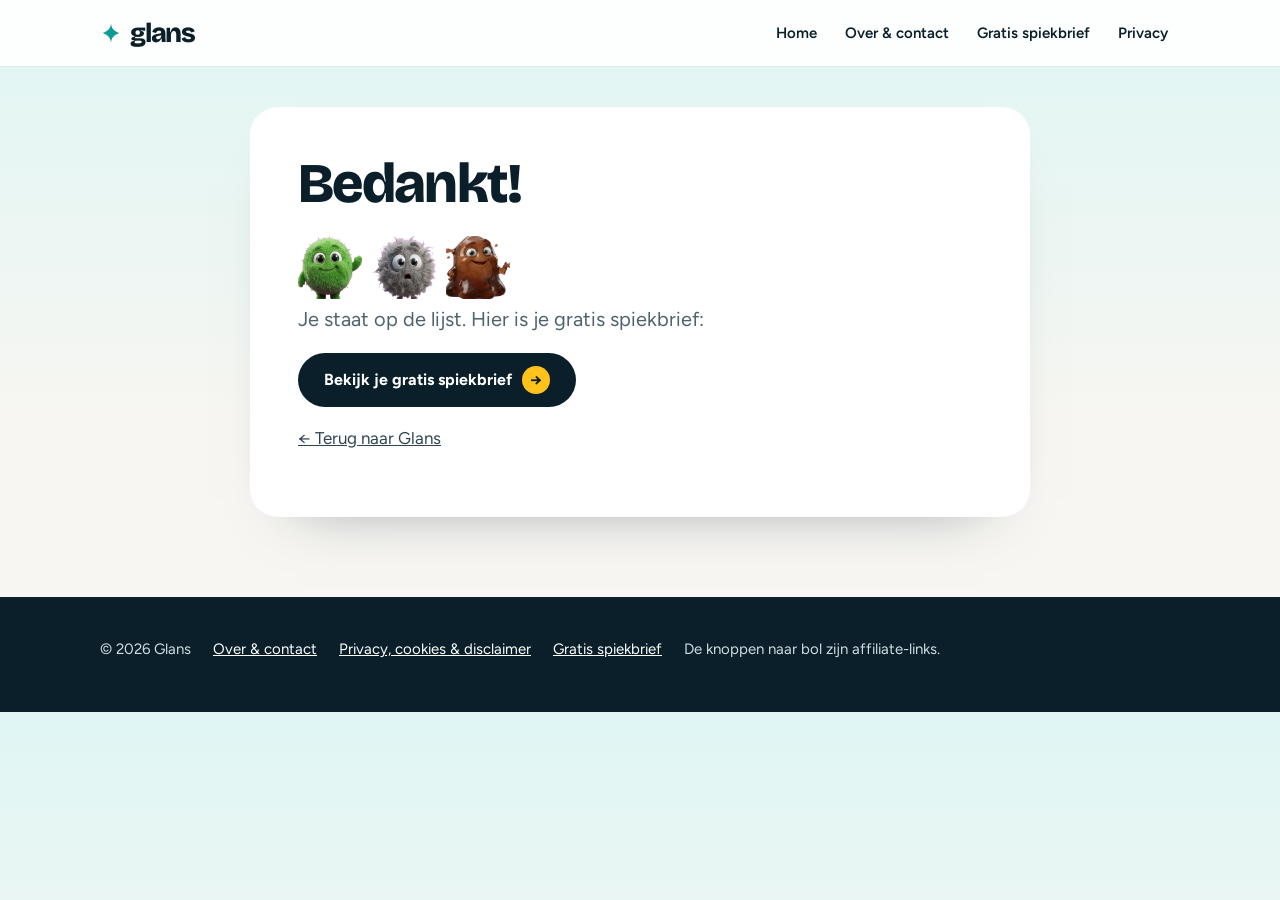
<file: bedankt.html>
<!doctype html>
<html lang="nl">
<head>
<meta charset="utf-8">
<meta name="viewport" content="width=device-width, initial-scale=1">
<title>Bedankt · Glans</title>
<meta name="robots" content="noindex, nofollow">
<link rel="icon" href="favicon.svg" type="image/svg+xml">
<link rel="preconnect" href="https://fonts.googleapis.com"><link rel="preconnect" href="https://fonts.gstatic.com" crossorigin>
<link href="https://fonts.googleapis.com/css2?family=Bricolage+Grotesque:opsz,wght@12..96,600..800&family=Figtree:wght@400;500;600;700&display=swap" rel="stylesheet">
<link rel="stylesheet" href="css/pages.css">
</head>
<body>
<header class="top"><div class="wrap"><a class="logo" href="index.html"><svg viewBox="0 0 24 24" aria-hidden="true"><path d="M12 1.5c.6 5.2 2.8 8 9 10.5-6.2 2.5-8.4 5.3-9 10.5-.6-5.2-2.8-8-9-10.5 6.2-2.5 8.4-5.3 9-10.5Z" fill="#0e9a95"/></svg>glans</a><nav aria-label="Menu"><a href="index.html">Home</a><a href="over.html"><span class="l">Over & contact</span><span class="s">Contact</span></a><a href="index.html#gratis"><span class="l">Gratis spiekbrief</span><span class="s">Spiekbrief</span></a><a href="privacy.html">Privacy</a></nav></div></header>
<main><div class="wrap"><article class="card">

<h1 id="titel">Bedankt!</h1>
<div class="mascots" aria-hidden="true"><img src="media/mascot/bacterie.webp" alt=""><img src="media/mascot/stofmonster.webp" alt=""><img src="media/mascot/vlekmonster.webp" alt=""></div>
<p class="lead" id="tekst">We hebben het ontvangen.</p>
<p id="actie"><a class="btn" href="spiekbrief-bd8de9eb.html">Bekijk je gratis spiekbrief <span class="arrow">→</span></a></p>
<p><a href="index.html">← Terug naar Glans</a></p>
<script>
  if (new URLSearchParams(location.search).get("van") === "contact") {
    document.getElementById("tekst").textContent = "We hebben je bericht ontvangen en reageren meestal binnen een paar dagen.";
    document.getElementById("actie").hidden = true;
  } else {
    document.getElementById("tekst").textContent = "Je staat op de lijst. Hier is je gratis spiekbrief:";
  }
</script>

</article></div></main>
<footer><div class="wrap"><span>© 2026 Glans</span><a href="over.html">Over &amp; contact</a><a href="privacy.html">Privacy, cookies &amp; disclaimer</a><a href="index.html#gratis">Gratis spiekbrief</a><span>De knoppen naar bol zijn affiliate-links.</span></div></footer>
</body>
</html>
</file>
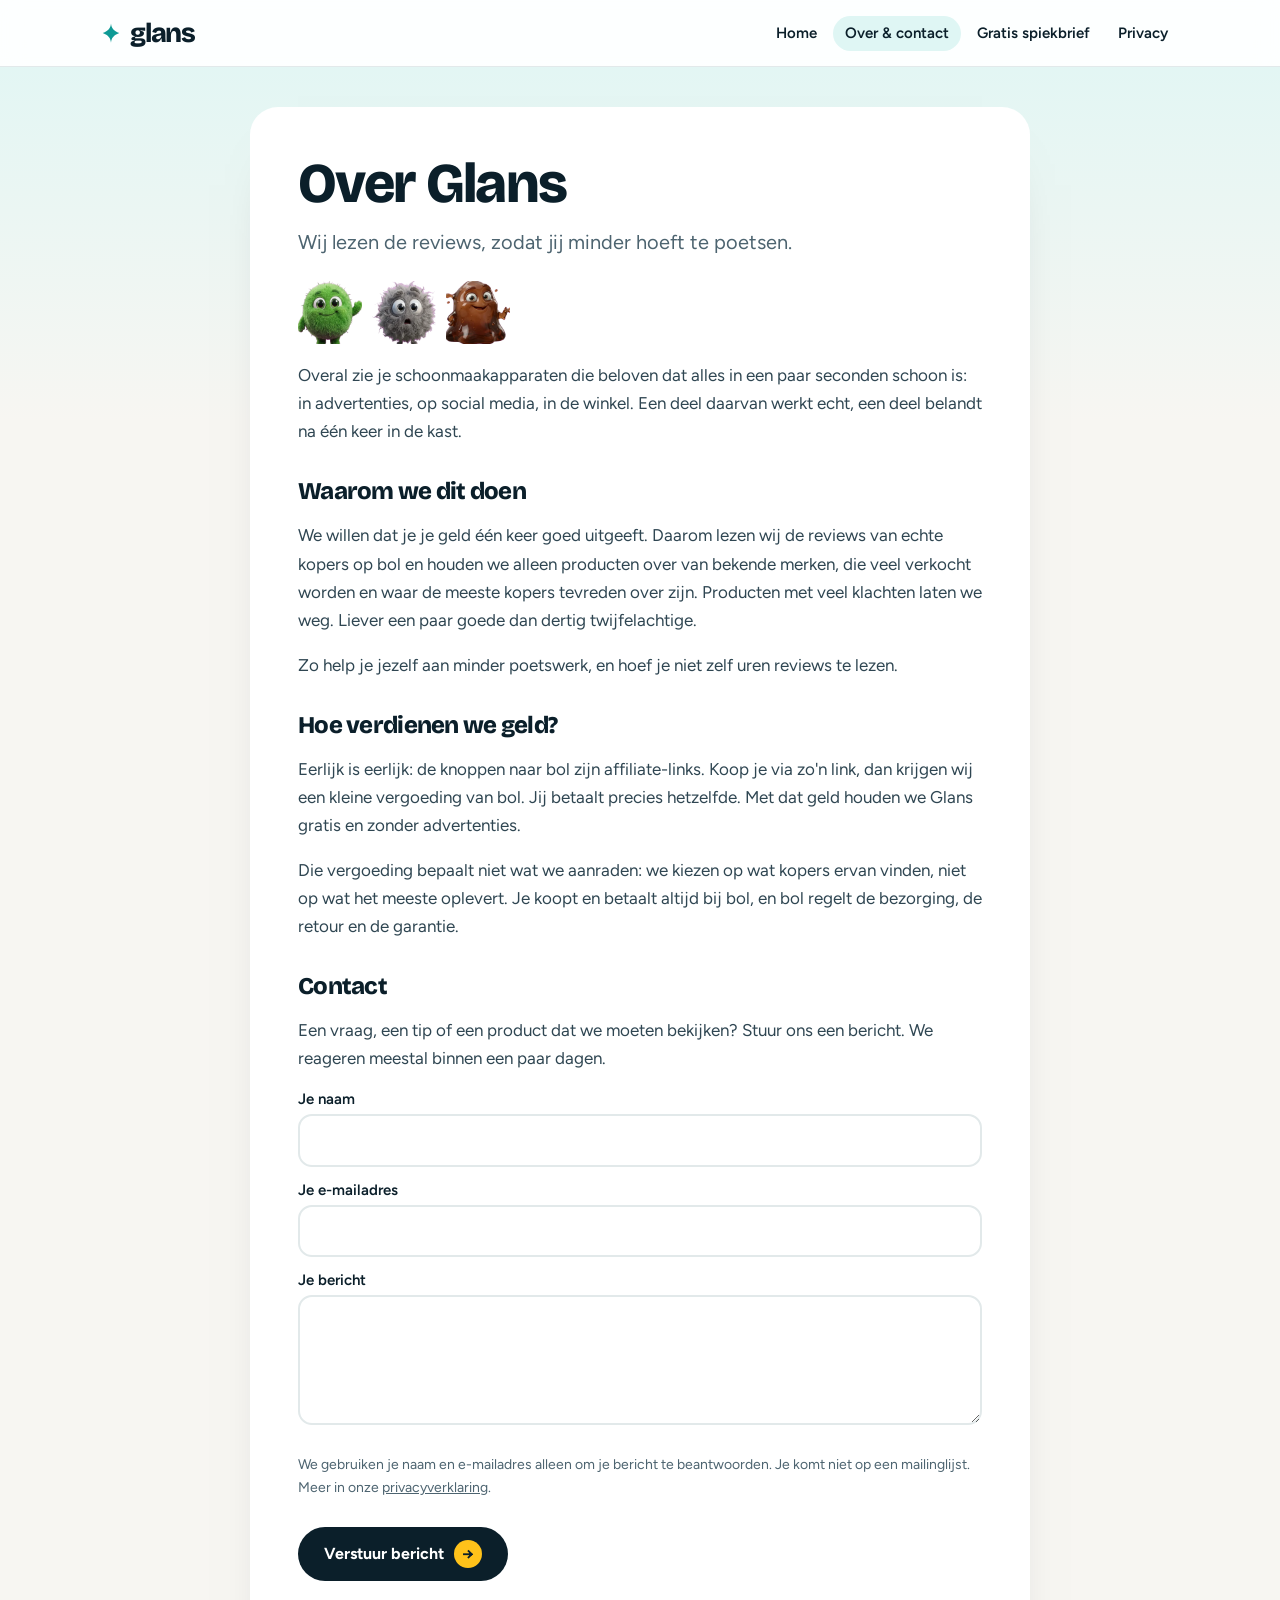
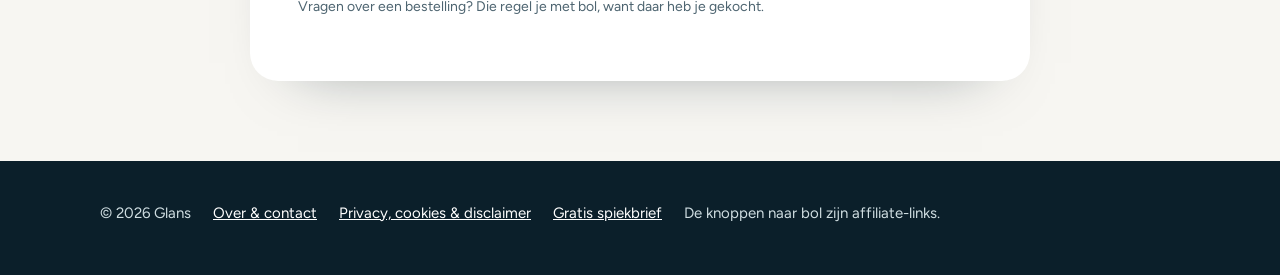
<file: over.html>
<!doctype html>
<html lang="nl">
<head>
<meta charset="utf-8">
<meta name="viewport" content="width=device-width, initial-scale=1">
<title>Over Glans en contact · Glans</title>
<meta name="description" content="Wie zit er achter Glans, en hoe neem je contact op.">
<link rel="icon" href="favicon.svg" type="image/svg+xml">
<link rel="preconnect" href="https://fonts.googleapis.com"><link rel="preconnect" href="https://fonts.gstatic.com" crossorigin>
<link href="https://fonts.googleapis.com/css2?family=Bricolage+Grotesque:opsz,wght@12..96,600..800&family=Figtree:wght@400;500;600;700&display=swap" rel="stylesheet">
<link rel="stylesheet" href="css/pages.css">
</head>
<body>
<header class="top"><div class="wrap"><a class="logo" href="index.html"><svg viewBox="0 0 24 24" aria-hidden="true"><path d="M12 1.5c.6 5.2 2.8 8 9 10.5-6.2 2.5-8.4 5.3-9 10.5-.6-5.2-2.8-8-9-10.5 6.2-2.5 8.4-5.3 9-10.5Z" fill="#0e9a95"/></svg>glans</a><nav aria-label="Menu"><a href="index.html">Home</a><a href="over.html" aria-current="page"><span class="l">Over & contact</span><span class="s">Contact</span></a><a href="index.html#gratis"><span class="l">Gratis spiekbrief</span><span class="s">Spiekbrief</span></a><a href="privacy.html">Privacy</a></nav></div></header>
<main><div class="wrap"><article class="card">

<h1>Over Glans</h1>
<p class="lead">Wij lezen de reviews, zodat jij minder hoeft te poetsen.</p>
<div class="mascots" aria-hidden="true"><img src="media/mascot/bacterie.webp" alt=""><img src="media/mascot/stofmonster.webp" alt=""><img src="media/mascot/vlekmonster.webp" alt=""></div>
<p>Overal zie je schoonmaakapparaten die beloven dat alles in een paar seconden schoon is: in advertenties, op social media, in de winkel. Een deel daarvan werkt echt, een deel belandt na één keer in de kast.</p>
<h2>Waarom we dit doen</h2>
<p>We willen dat je je geld één keer goed uitgeeft. Daarom lezen wij de reviews van echte kopers op bol en houden we alleen producten over van bekende merken, die veel verkocht worden en waar de meeste kopers tevreden over zijn. Producten met veel klachten laten we weg. Liever een paar goede dan dertig twijfelachtige.</p>
<p>Zo help je jezelf aan minder poetswerk, en hoef je niet zelf uren reviews te lezen.</p>
<h2>Hoe verdienen we geld?</h2>
<p>Eerlijk is eerlijk: de knoppen naar bol zijn affiliate-links. Koop je via zo'n link, dan krijgen wij een kleine vergoeding van bol. Jij betaalt precies hetzelfde. Met dat geld houden we Glans gratis en zonder advertenties.</p>
<p>Die vergoeding bepaalt niet wat we aanraden: we kiezen op wat kopers ervan vinden, niet op wat het meeste oplevert. Je koopt en betaalt altijd bij bol, en bol regelt de bezorging, de retour en de garantie.</p>
<h2 id="contact">Contact</h2>
<p>Een vraag, een tip of een product dat we moeten bekijken? Stuur ons een bericht. We reageren meestal binnen een paar dagen.</p>
<form name="contact" method="POST" action="https://formsubmit.co/schoonmaakglans@gmail.com">
  <input type="hidden" name="_subject" value="Nieuw bericht via Glans">
  <input type="hidden" name="_next" value="https://schoonmaakglans.github.io/bedankt.html?van=contact">
  <input type="hidden" name="_captcha" value="false">
  <input type="hidden" name="_template" value="table">
  <input type="text" name="_honey" style="display:none" tabindex="-1" autocomplete="off">
  <label>Je naam <input name="naam" autocomplete="name" required></label>
  <label>Je e-mailadres <input type="email" name="email" autocomplete="email" required></label>
  <label>Je bericht <textarea name="bericht" required></textarea></label>
  <p class="fine">We gebruiken je naam en e-mailadres alleen om je bericht te beantwoorden. Je komt niet op een mailinglijst. Meer in onze <a href="privacy.html">privacyverklaring</a>.</p>
  <button class="btn" type="submit">Verstuur bericht <span class="arrow">→</span></button>
</form>
<p class="fine">Vragen over een bestelling? Die regel je met bol, want daar heb je gekocht.</p>

</article></div></main>
<footer><div class="wrap"><span>© 2026 Glans</span><a href="over.html">Over &amp; contact</a><a href="privacy.html">Privacy, cookies &amp; disclaimer</a><a href="index.html#gratis">Gratis spiekbrief</a><span>De knoppen naar bol zijn affiliate-links.</span></div></footer>
</body>
</html>
</file>
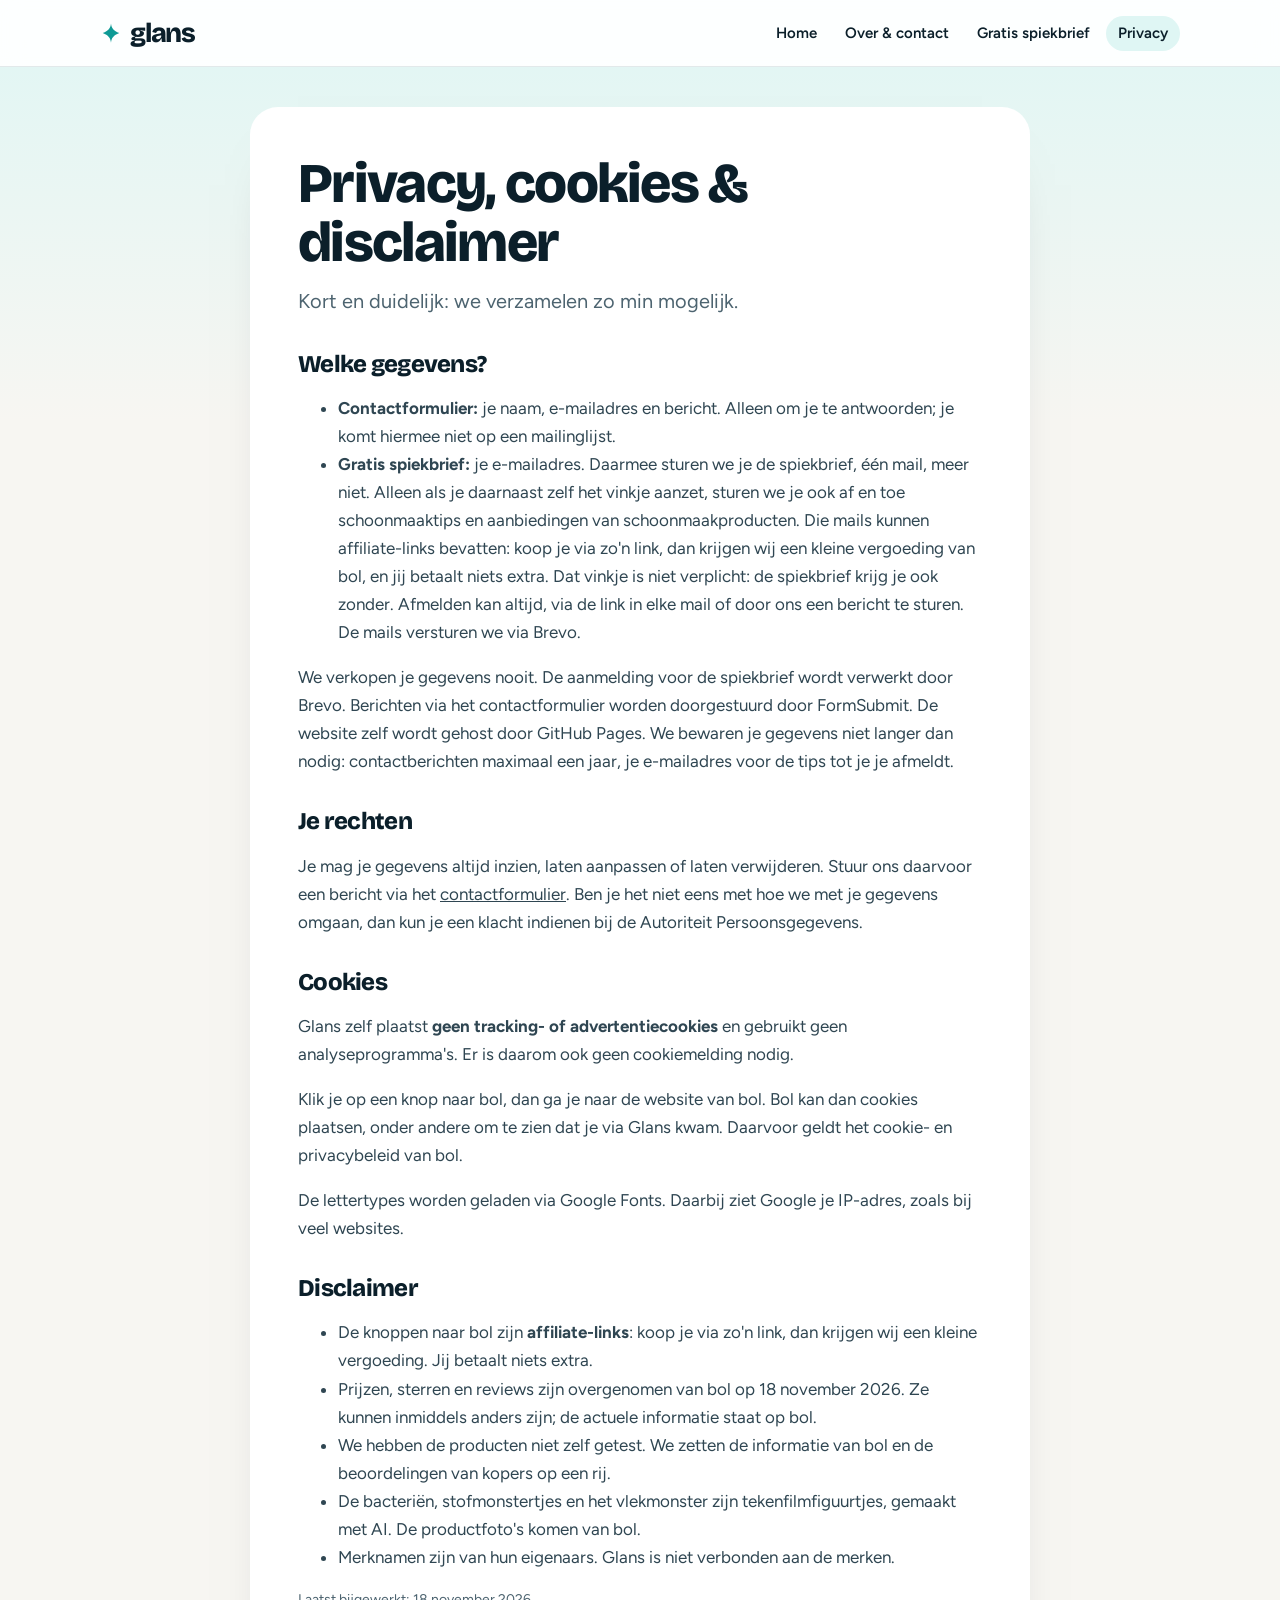
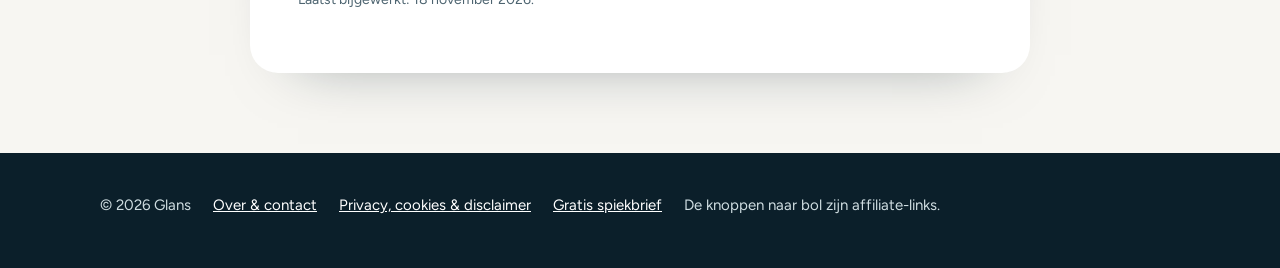
<file: privacy.html>
<!doctype html>
<html lang="nl">
<head>
<meta charset="utf-8">
<meta name="viewport" content="width=device-width, initial-scale=1">
<title>Privacy, cookies en disclaimer · Glans</title>
<meta name="description" content="Hoe Glans met je gegevens en cookies omgaat, en de disclaimer.">
<link rel="icon" href="favicon.svg" type="image/svg+xml">
<link rel="preconnect" href="https://fonts.googleapis.com"><link rel="preconnect" href="https://fonts.gstatic.com" crossorigin>
<link href="https://fonts.googleapis.com/css2?family=Bricolage+Grotesque:opsz,wght@12..96,600..800&family=Figtree:wght@400;500;600;700&display=swap" rel="stylesheet">
<link rel="stylesheet" href="css/pages.css">
</head>
<body>
<header class="top"><div class="wrap"><a class="logo" href="index.html"><svg viewBox="0 0 24 24" aria-hidden="true"><path d="M12 1.5c.6 5.2 2.8 8 9 10.5-6.2 2.5-8.4 5.3-9 10.5-.6-5.2-2.8-8-9-10.5 6.2-2.5 8.4-5.3 9-10.5Z" fill="#0e9a95"/></svg>glans</a><nav aria-label="Menu"><a href="index.html">Home</a><a href="over.html"><span class="l">Over & contact</span><span class="s">Contact</span></a><a href="index.html#gratis"><span class="l">Gratis spiekbrief</span><span class="s">Spiekbrief</span></a><a href="privacy.html" aria-current="page">Privacy</a></nav></div></header>
<main><div class="wrap"><article class="card">

<h1>Privacy, cookies &amp; disclaimer</h1>
<p class="lead">Kort en duidelijk: we verzamelen zo min mogelijk.</p>
<h2>Welke gegevens?</h2>
<ul>
<li><b>Contactformulier:</b> je naam, e-mailadres en bericht. Alleen om je te antwoorden; je komt hiermee niet op een mailinglijst.</li>
<li><b>Gratis spiekbrief:</b> je e-mailadres. Daarmee sturen we je de spiekbrief, één mail, meer niet. Alleen als je daarnaast zelf het vinkje aanzet, sturen we je ook af en toe schoonmaaktips en aanbiedingen van schoonmaakproducten. Die mails kunnen affiliate-links bevatten: koop je via zo'n link, dan krijgen wij een kleine vergoeding van bol, en jij betaalt niets extra. Dat vinkje is niet verplicht: de spiekbrief krijg je ook zonder. Afmelden kan altijd, via de link in elke mail of door ons een bericht te sturen. De mails versturen we via Brevo.</li>
</ul>
<p>We verkopen je gegevens nooit. De aanmelding voor de spiekbrief wordt verwerkt door Brevo. Berichten via het contactformulier worden doorgestuurd door FormSubmit. De website zelf wordt gehost door GitHub Pages. We bewaren je gegevens niet langer dan nodig: contactberichten maximaal een jaar, je e-mailadres voor de tips tot je je afmeldt.</p>
<h2>Je rechten</h2>
<p>Je mag je gegevens altijd inzien, laten aanpassen of laten verwijderen. Stuur ons daarvoor een bericht via het <a href="over.html#contact">contactformulier</a>. Ben je het niet eens met hoe we met je gegevens omgaan, dan kun je een klacht indienen bij de Autoriteit Persoonsgegevens.</p>
<h2>Cookies</h2>
<p>Glans zelf plaatst <b>geen tracking- of advertentiecookies</b> en gebruikt geen analyseprogramma's. Er is daarom ook geen cookiemelding nodig.</p>
<p>Klik je op een knop naar bol, dan ga je naar de website van bol. Bol kan dan cookies plaatsen, onder andere om te zien dat je via Glans kwam. Daarvoor geldt het cookie- en privacybeleid van bol.</p>
<p>De lettertypes worden geladen via Google Fonts. Daarbij ziet Google je IP-adres, zoals bij veel websites.</p>
<h2>Disclaimer</h2>
<ul>
<li>De knoppen naar bol zijn <b>affiliate-links</b>: koop je via zo'n link, dan krijgen wij een kleine vergoeding. Jij betaalt niets extra.</li>
<li>Prijzen, sterren en reviews zijn overgenomen van bol op 18 november 2026. Ze kunnen inmiddels anders zijn; de actuele informatie staat op bol.</li>
<li>We hebben de producten niet zelf getest. We zetten de informatie van bol en de beoordelingen van kopers op een rij.</li>
<li>De bacteriën, stofmonstertjes en het vlekmonster zijn tekenfilmfiguurtjes, gemaakt met AI. De productfoto's komen van bol.</li>
<li>Merknamen zijn van hun eigenaars. Glans is niet verbonden aan de merken.</li>
</ul>
<p class="fine">Laatst bijgewerkt: 18 november 2026.</p>

</article></div></main>
<footer><div class="wrap"><span>© 2026 Glans</span><a href="over.html">Over &amp; contact</a><a href="privacy.html">Privacy, cookies &amp; disclaimer</a><a href="index.html#gratis">Gratis spiekbrief</a><span>De knoppen naar bol zijn affiliate-links.</span></div></footer>
</body>
</html>
</file>
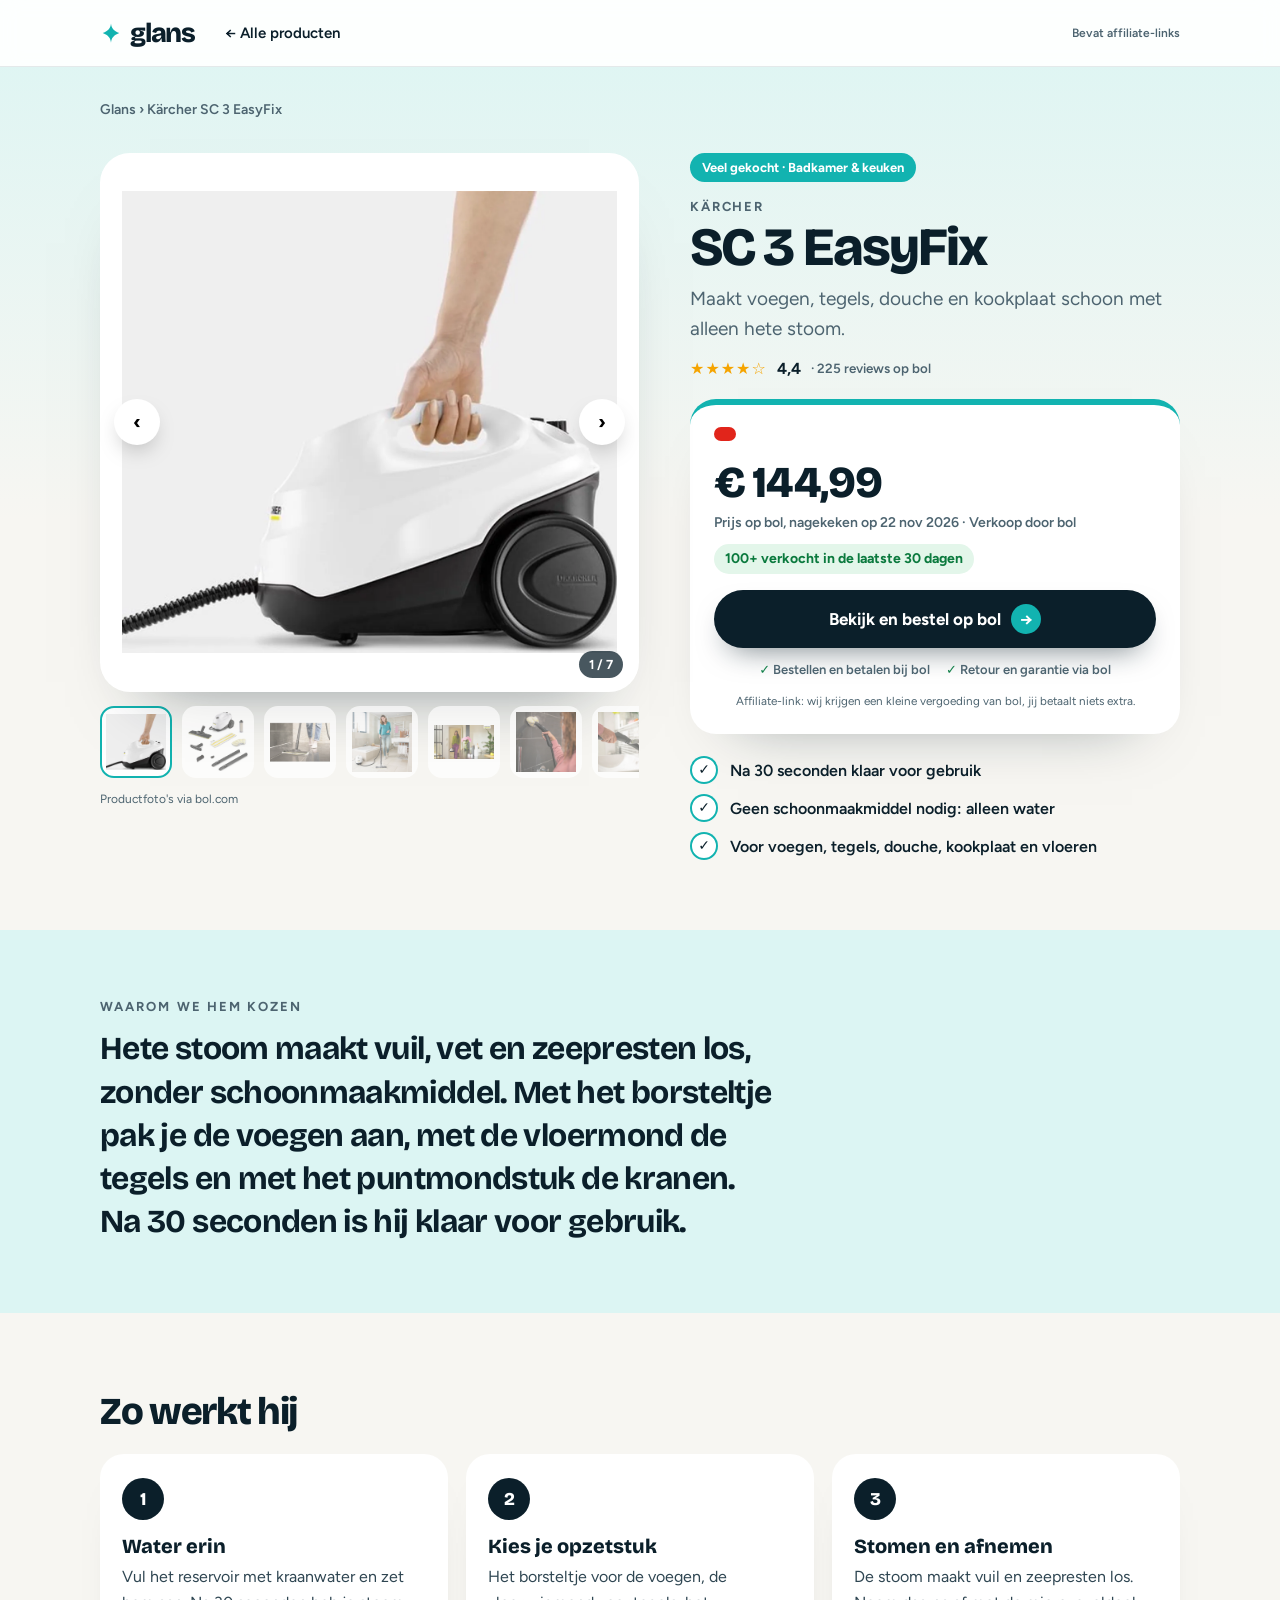
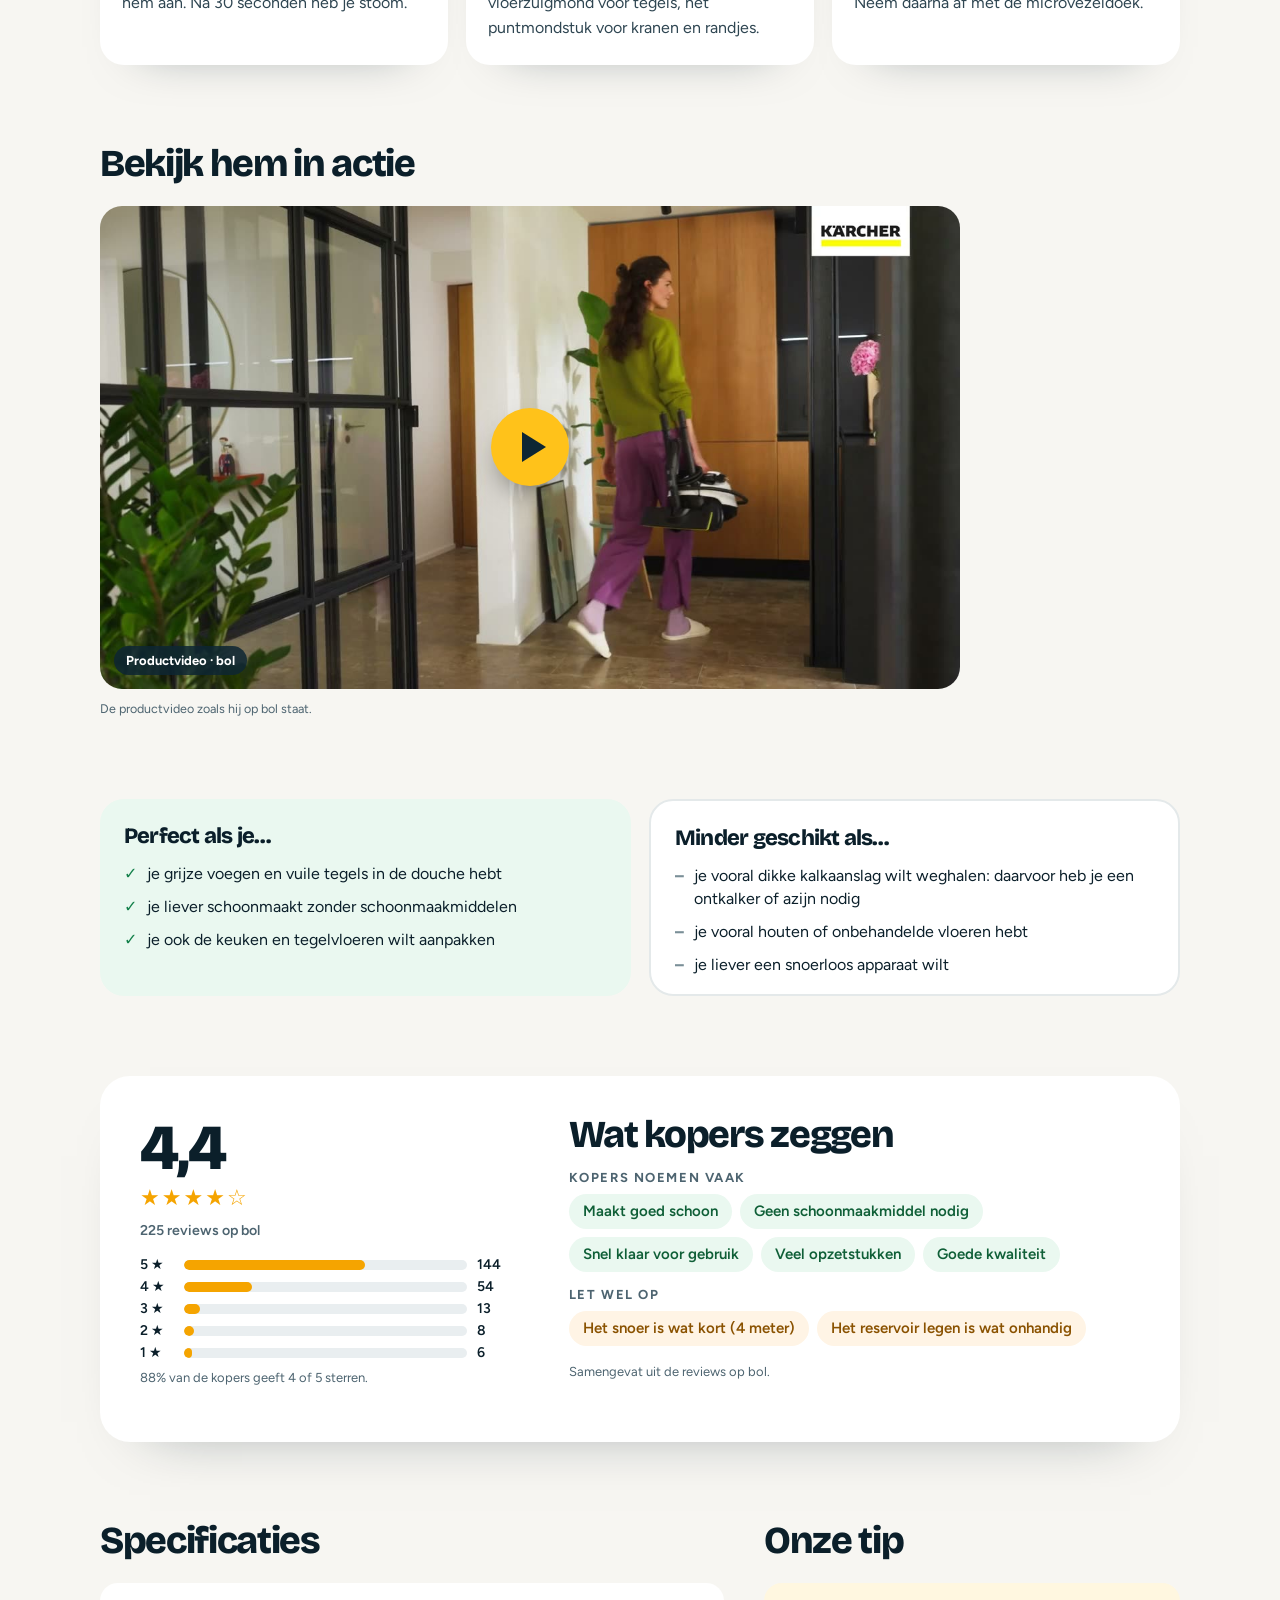
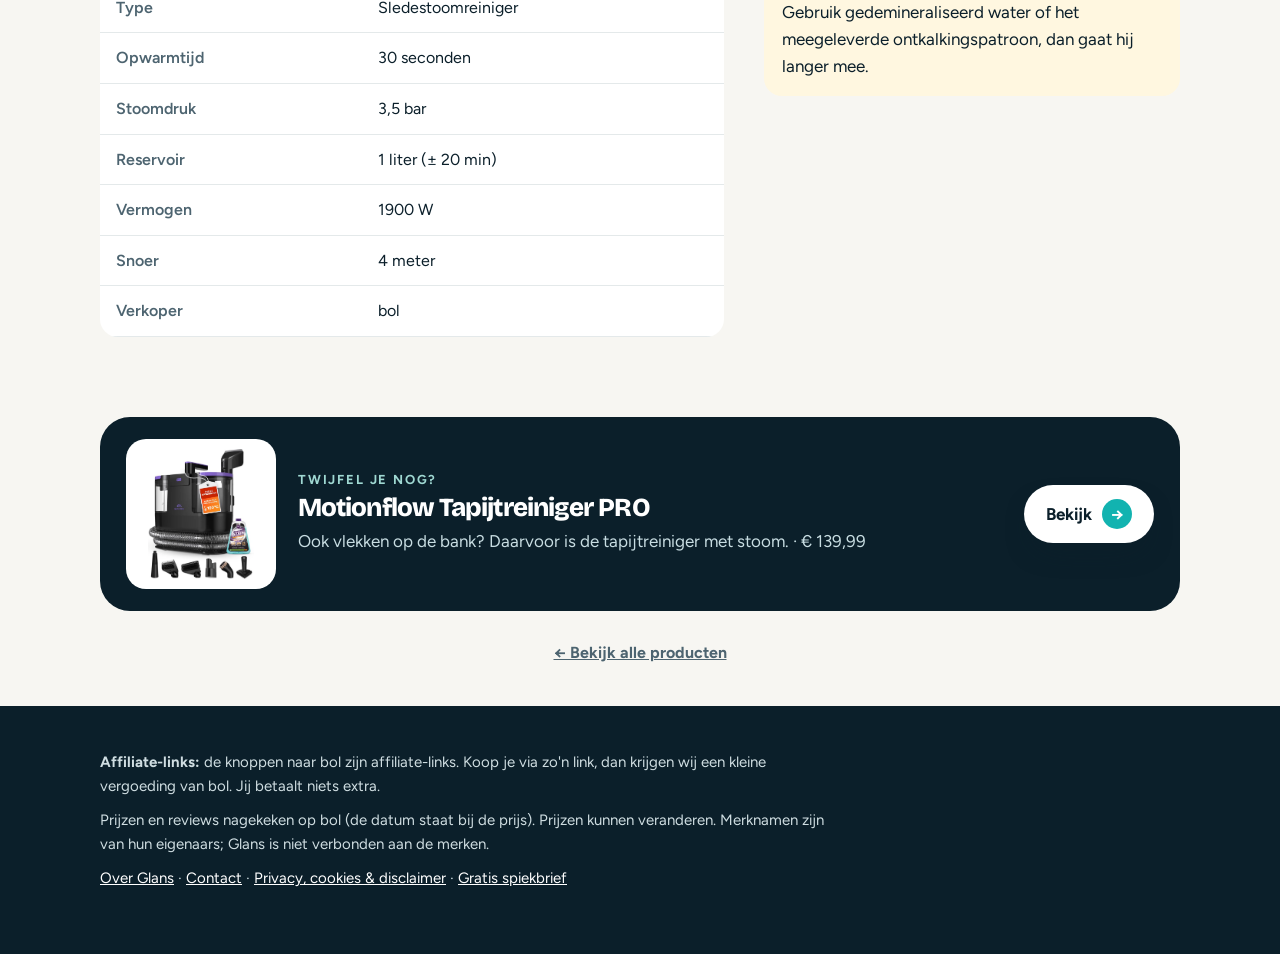
<file: product.html>
<!doctype html>
<html lang="nl">
<head>
<meta charset="utf-8">
<meta name="viewport" content="width=device-width, initial-scale=1">
<title>Product · Glans</title>
<meta name="description" content="Foto's, uitleg, reviews en waar je op let, voordat je naar bol gaat.">
<link rel="icon" href="favicon.svg" type="image/svg+xml">
<link rel="preconnect" href="https://fonts.googleapis.com"><link rel="preconnect" href="https://fonts.gstatic.com" crossorigin>
<link href="https://fonts.googleapis.com/css2?family=Bricolage+Grotesque:opsz,wght@12..96,600..800&family=Figtree:wght@400;500;600;700&display=swap" rel="stylesheet">
<style>
:root{--ink:#0b1f2a;--ink-soft:#4d6470;--line:#e4e9ea;--bg:#f7f6f2;--c:#13b5ae;--tint:#dff6f4;--on:#fff;--star:#f5a400;
  --display:"Bricolage Grotesque",system-ui,sans-serif;--text:"Figtree",system-ui,sans-serif;--ease:cubic-bezier(.2,.8,.1,1)}
*{box-sizing:border-box}
body{margin:0;background:linear-gradient(180deg,var(--tint) 0,var(--bg) 520px);color:var(--ink);font:400 17px/1.6 var(--text);-webkit-font-smoothing:antialiased}
img{display:block;max-width:100%;height:auto}
a{color:inherit}
h1,h2,h3{font-family:var(--display);font-weight:800;letter-spacing:-.035em;margin:0;line-height:1.02}
.wrap{max-width:1120px;margin:0 auto;padding:0 20px}
.top{position:sticky;top:0;z-index:40;background:rgba(255,255,255,.92);backdrop-filter:blur(10px);border-bottom:1px solid var(--line)}
.top .wrap{display:flex;align-items:center;gap:18px;height:66px}
.logo{display:flex;align-items:center;gap:8px;font:800 27px/1 var(--display);letter-spacing:-.045em;text-decoration:none}
.logo svg{width:22px;height:22px}
.back{font:600 15px/1 var(--text);text-decoration:none;padding:10px 12px;border-radius:999px}
.back:hover{background:var(--tint)}
.top .ad{margin-left:auto;font:600 12px/1 var(--text);color:var(--ink-soft);text-decoration:none}
.top .back{white-space:nowrap}
@media (max-width:560px){.top .ad{display:none}.top .back{margin-left:auto}}
.crumbs{font:600 14px/1 var(--text);color:var(--ink-soft);padding:22px 0 0}
.crumbs a{text-decoration:none}
.main{display:grid;grid-template-columns:minmax(0,1.1fr) minmax(0,1fr);gap:clamp(24px,4vw,56px);padding:22px 0 60px;align-items:start}
.main>*{min-width:0}
@media (max-width:900px){.main{grid-template-columns:minmax(0,1fr)}}

/* diashow */
.gallery{position:sticky;top:86px}
@media (max-width:900px){.gallery{position:static}}
.stage{position:relative;background:#fff;border-radius:30px;overflow:hidden;box-shadow:0 40px 70px -50px rgba(11,31,42,.55);aspect-ratio:1/1}
.track{display:flex;height:100%;overflow-x:auto;scroll-snap-type:x mandatory;scrollbar-width:none;scroll-behavior:smooth}
.track::-webkit-scrollbar{display:none}
.track figure{flex:0 0 100%;margin:0;height:100%;min-height:0;overflow:hidden;display:grid;place-items:center;scroll-snap-align:center;padding:4%}
.track img{width:100%;height:100%;object-fit:contain;min-height:0}
.nav{position:absolute;top:50%;transform:translateY(-50%);width:46px;height:46px;border-radius:50%;border:0;background:#fff;box-shadow:0 10px 24px -10px rgba(0,0,0,.4);font:700 20px/1 var(--text);cursor:pointer;display:grid;place-items:center;transition:transform .2s}
.nav:hover{transform:translateY(-50%) scale(1.08)}
.nav.prev{left:14px}.nav.next{right:14px}
.count{position:absolute;right:16px;bottom:14px;font:700 13px/1 var(--text);background:rgba(11,31,42,.75);color:#fff;padding:7px 10px;border-radius:999px}
.thumbs{display:flex;gap:10px;margin-top:14px;overflow-x:auto;padding-bottom:4px;scrollbar-width:thin}
.thumbs button{flex:0 0 72px;height:72px;border-radius:14px;border:2px solid transparent;background:#fff;padding:4px;cursor:pointer;opacity:.65;transition:opacity .2s,border-color .2s}
.thumbs button.on{border-color:var(--c);opacity:1}
.thumbs img{width:100%;height:100%;object-fit:contain}
.photo-note{font-size:12px;color:var(--ink-soft);margin-top:8px}

/* info */
.badge{display:inline-flex;gap:8px;align-items:center;font:700 13px/1 var(--text);background:var(--c);color:var(--on);padding:8px 12px;border-radius:999px}
.brand{font:700 13px/1 var(--text);letter-spacing:.14em;text-transform:uppercase;color:var(--ink-soft);margin:18px 0 8px}
h1{font-size:clamp(36px,4.2vw,54px)}
.kind{font-size:19px;color:var(--ink-soft);margin:8px 0 0}
.rate{display:flex;align-items:center;gap:10px;margin:16px 0 0;font:700 16px/1 var(--text)}
.rate .stars{color:var(--star);letter-spacing:1px}
.rate small{font-weight:600;color:var(--ink-soft)}
.buy{background:#fff;border-radius:26px;padding:22px 24px;margin:22px 0 0;box-shadow:0 30px 60px -48px rgba(11,31,42,.5);border-top:6px solid var(--c)}
.price{font:800 44px/1 var(--display);letter-spacing:-.03em;margin:0}
.price small{display:block;font:600 14px/1.3 var(--text);color:var(--ink-soft);letter-spacing:0;margin-top:8px}
.sold{display:inline-block;margin-top:12px;font:700 14px/1 var(--text);color:#0b7a3e;background:#e3f6ea;padding:8px 11px;border-radius:999px}
.btn{display:flex;align-items:center;justify-content:center;gap:10px;width:100%;min-height:58px;margin-top:16px;border-radius:999px;border:0;background:var(--ink);color:#fff;font:700 17px/1 var(--text);text-decoration:none;box-shadow:0 14px 30px -14px rgba(11,31,42,.6);transition:transform .25s var(--ease)}
.btn:hover{transform:translateY(-2px)}
.btn .arrow{display:grid;place-items:center;width:30px;height:30px;border-radius:50%;background:var(--c);color:var(--on)}
.safe{font-size:14px;color:var(--ink-soft);margin:12px 0 0;text-align:center}
.block{margin-top:30px}
.block h2{font-size:26px;margin-bottom:10px}
.block p{margin:0;color:#2f4652}
.good{list-style:none;padding:0;margin:0;display:grid;gap:8px}
.good li{display:flex;gap:10px}.good li::before{content:"✓";font-weight:800;color:var(--c);filter:brightness(.85)}
.bars{display:grid;gap:8px;margin-top:6px}
.bar{display:grid;grid-template-columns:34px 1fr 44px;gap:10px;align-items:center;font:600 14px/1 var(--text)}
.bar i{display:block;height:10px;border-radius:10px;background:#e9eef0;overflow:hidden}
.bar i b{display:block;height:100%;background:var(--star);border-radius:10px;width:0;transition:width 1.2s var(--ease)}
.bars-note{font-size:13px;color:var(--ink-soft);margin-top:8px}
.specs{width:100%;border-collapse:collapse;background:#fff;border-radius:18px;overflow:hidden}
.specs th,.specs td{text-align:left;padding:12px 16px;border-bottom:1px solid var(--line);font-size:16px}
.specs th{color:var(--ink-soft);font-weight:600;width:42%}
.watch{background:#fff7e0;border-radius:18px;padding:16px 18px}

.rate{text-decoration:none}
.deal{display:inline-block;background:#e1251b;color:#fff;font:800 13px/1 var(--text);letter-spacing:.06em;text-transform:uppercase;padding:7px 11px;border-radius:999px;margin-bottom:12px}
.price s{font:600 20px/1 var(--text);color:#7a8f97;margin-left:10px;letter-spacing:0}
.pmeta{margin:8px 0 0;font:600 14px/1.4 var(--text);color:var(--ink-soft)}
.pmeta .save{color:#13804a;background:#e7f8ef;padding:3px 8px;border-radius:999px;margin-right:6px}
.trustrow{list-style:none;display:flex;flex-wrap:wrap;gap:6px 16px;justify-content:center;padding:0;margin:14px 0 0;font:600 13px/1.2 var(--text);color:var(--ink-soft)}
.trustrow li::before{content:"✓ ";color:#13804a;font-weight:800}
.short{list-style:none;padding:0;margin:22px 0 0;display:grid;gap:10px}
.short li{display:flex;gap:12px;align-items:center;font:600 16px/1.35 var(--text)}
.short li::before{content:"✓";flex:none;width:28px;height:28px;border-radius:50%;background:#fff;color:var(--ink);box-shadow:inset 0 0 0 2px var(--c);display:grid;place-items:center;font-weight:800;font-size:14px}
.pitchband{background:var(--tint);padding:clamp(40px,6vw,70px) 0;margin-top:10px}
.eyebrow{font:700 13px/1 var(--text);letter-spacing:.16em;text-transform:uppercase;color:var(--ink-soft);margin:0 0 14px}
.pitch{font:700 clamp(22px,2.6vw,32px)/1.35 var(--display);letter-spacing:-.02em;margin:0;max-width:32ch;color:var(--ink)}
.more{padding-bottom:40px}
.sec{margin-top:clamp(50px,7vw,80px)}
.sec h2{font-size:clamp(28px,3vw,38px);margin-bottom:22px}
.how{list-style:none;padding:0;margin:0;display:grid;grid-template-columns:repeat(3,minmax(0,1fr));gap:18px;counter-reset:h}
.how li{counter-increment:h;background:#fff;border-radius:24px;padding:24px 22px;box-shadow:0 24px 50px -42px rgba(11,31,42,.5)}
.how li::before{content:counter(h);display:grid;place-items:center;width:42px;height:42px;border-radius:50%;background:var(--ink);color:#fff;font:800 18px/1 var(--display);margin-bottom:14px}
.how b{display:block;font:800 20px/1.2 var(--display);margin-bottom:6px}
.how p{margin:0;color:#2f4652;font-size:16px}
.fit{display:grid;grid-template-columns:repeat(2,minmax(0,1fr));gap:18px}
.fit>div{border-radius:24px;padding:24px 24px 18px}
.fit .yes{background:#eaf8f0}.fit .no{background:#fff;border:2px solid var(--line)}
.fit h3{font:800 22px/1.2 var(--display);margin:0 0 12px}
.fit ul{list-style:none;padding:0;margin:0;display:grid;gap:10px}
.fit li{display:flex;gap:10px;font-size:16px;line-height:1.45}
.fit .yes li::before{content:"✓";color:#13804a;font-weight:800}
.fit .no li::before{content:"–";color:#7a8f97;font-weight:800}
.revs{display:grid;grid-template-columns:minmax(0,.8fr) minmax(0,1.2fr);gap:clamp(20px,4vw,48px);background:#fff;border-radius:30px;padding:clamp(22px,4vw,40px);box-shadow:0 30px 60px -50px rgba(11,31,42,.5)}
.score b{display:block;font:800 64px/1 var(--display);letter-spacing:-.04em}
.score .stars{color:var(--star);font-size:22px;letter-spacing:2px}
.score small{display:block;color:var(--ink-soft);font-weight:600;margin:4px 0 16px}
.say h2{margin-bottom:14px}
.lbl{font:700 13px/1 var(--text);letter-spacing:.12em;text-transform:uppercase;color:var(--ink-soft);margin:16px 0 10px}
.chips{display:flex;flex-wrap:wrap;gap:8px}
.chips span{font:600 15px/1 var(--text);padding:10px 14px;border-radius:999px}
.chips.plus span{background:#eaf8f0;color:#0f5f37}
.chips.min span{background:#fff4e5;color:#8a5200}
.src{font-size:13px;color:var(--ink-soft);margin:16px 0 0}
.two{display:grid;grid-template-columns:minmax(0,1.2fr) minmax(0,.8fr);gap:clamp(20px,4vw,40px);align-items:start}
.alt{display:grid;grid-template-columns:150px 1fr auto;gap:22px;align-items:center;background:var(--ink);color:#fff;border-radius:30px;padding:22px 26px}
.alt img{width:150px;height:150px;object-fit:contain;background:#fff;border-radius:20px;padding:10px}
.alt .q{font:700 13px/1 var(--text);letter-spacing:.14em;text-transform:uppercase;color:#9fd8d2;margin:0 0 8px}
.alt h3{font:800 26px/1.1 var(--display);margin:0 0 6px;color:#fff}
.alt p{margin:0;color:#c8dde2}
.alt .btn{width:auto;padding:0 22px;margin:0;background:#fff;color:var(--ink)}
.allp{text-align:center;margin:28px 0 0}.allp a{font:700 16px/1 var(--text);color:var(--ink-soft)}
.mbar{display:none}
@media (max-width:900px){.how{grid-template-columns:1fr}.fit,.revs,.two{grid-template-columns:1fr}.alt{grid-template-columns:96px 1fr}.alt img{width:96px;height:96px}.alt .btn{grid-column:1/-1;width:100%}}
@media (max-width:700px){.mbar{display:flex;position:fixed;left:0;right:0;bottom:0;z-index:50;gap:12px;align-items:center;justify-content:space-between;background:rgba(255,255,255,.96);backdrop-filter:blur(10px);border-top:1px solid var(--line);padding:10px 16px calc(10px + env(safe-area-inset-bottom));transform:translateY(110%);transition:transform .3s var(--ease)}
 .mbar.on{transform:none}.mbar b{display:block;font:800 22px/1 var(--display)}.mbar small{display:block;font-size:12px;color:var(--ink-soft);margin-top:3px;max-width:42vw;white-space:nowrap;overflow:hidden;text-overflow:ellipsis}
 .mbar .btn{width:auto;min-height:48px;margin:0;padding:0 18px;font-size:15px}footer{padding-bottom:110px}}
footer{background:var(--ink);color:#cfdde1;padding:44px 0 54px;font-size:15px}
footer p{margin:0 0 10px;max-width:74ch}

/* video */
.vbox{position:relative;display:block;width:100%;max-width:860px;aspect-ratio:16/9;border:0;padding:0;border-radius:22px;overflow:hidden;background:#0d2633;cursor:pointer}
.vbox img{width:100%;height:100%;object-fit:cover;transition:transform .4s}
.vbox:hover img{transform:scale(1.03)}
.vbox video{width:100%;height:100%;object-fit:contain;background:#000;display:block}
.vplay{position:absolute;left:50%;top:50%;width:78px;height:78px;margin:-39px 0 0 -39px;border-radius:50%;background:#ffc21a;box-shadow:0 14px 30px -10px rgba(0,0,0,.5)}
.vplay::after{content:"";position:absolute;left:31px;top:24px;border-left:24px solid #0d2633;border-top:15px solid transparent;border-bottom:15px solid transparent}
.vsrc{position:absolute;left:14px;bottom:14px;background:rgba(13,38,51,.85);color:#fff;font:700 13px/1 var(--text);padding:8px 12px;border-radius:999px}
.vnote{font-size:12.5px;color:var(--ink-soft);margin:10px 0 0}
</style>
</head>
<body>
<header class="top">
  <div class="wrap">
    <a class="logo" href="index.html"><svg viewBox="0 0 24 24" aria-hidden="true"><path d="M12 1.5c.6 5.2 2.8 8 9 10.5-6.2 2.5-8.4 5.3-9 10.5-.6-5.2-2.8-8-9-10.5 6.2-2.5 8.4-5.3 9-10.5Z" fill="var(--c)"/></svg>glans</a>
    <a class="back" href="index.html#route">← Alle producten</a>
    <a class="ad" href="#affiliate">Bevat affiliate-links</a>
  </div>
</header>

<main class="wrap">
  <p class="crumbs"><a href="index.html">Glans</a> › <span id="crumb"></span></p>
  <div class="main">
    <div class="gallery">
      <div class="stage">
        <div class="track" id="track"></div>
        <button class="nav prev" id="prev" aria-label="Vorige foto">‹</button>
        <button class="nav next" id="next" aria-label="Volgende foto">›</button>
        <span class="count" id="count"></span>
      </div>
      <div class="thumbs" id="thumbs"></div>
      <p class="photo-note">Productfoto's via bol.com</p>
    </div>

    <div>
      <span class="badge" id="room"></span>
      <p class="brand" id="brand"></p>
      <h1 id="name"></h1>
      <p class="kind" id="oneliner"></p>
      <a class="rate" href="#reviews"><span class="stars" id="stars"></span><span id="rating"></span><small id="reviews"></small></a>

      <div class="buy" id="buy">
        <span class="deal" id="deal" hidden></span>
        <p class="price" id="price"></p>
        <p class="pmeta" id="pmeta"></p>
        <span class="sold" id="sold"></span>
        <a class="btn" id="cta" data-bol="" href="#">Bekijk en bestel op bol <span class="arrow">→</span></a>
        <ul class="trustrow"><li>Bestellen en betalen bij bol</li><li>Retour en garantie via bol</li></ul>
        <p class="safe"><small>Affiliate-link: wij krijgen een kleine vergoeding van bol, jij betaalt niets extra.</small></p>
      </div>
      <ul class="short" id="short"></ul>
    </div>
  </div>
</main>

<section class="pitchband"><div class="wrap"><p class="eyebrow">Waarom we hem kozen</p><p class="pitch" id="pitch"></p></div></section>

<main class="wrap more">
  <section class="sec">
    <h2>Zo werkt hij</h2>
    <ol class="how" id="how"></ol>
  </section>

  <section class="sec vid" id="vidsec" hidden>
    <h2>Bekijk hem in actie</h2>
    <button class="vbox" id="vbox" type="button" aria-label="Video afspelen"><img id="vimg" alt="" loading="lazy"><span class="vplay" aria-hidden="true"></span><span class="vsrc" id="vsrc"></span></button>
    <p class="vnote">De productvideo zoals hij op bol staat.</p>
  </section>


  <section class="sec fit">
    <div class="yes"><h3>Perfect als je…</h3><ul id="foryou"></ul></div>
    <div class="no"><h3>Minder geschikt als…</h3><ul id="notfor"></ul></div>
  </section>

  <section class="sec revs" id="reviews">
    <div class="score"><b id="bigrate"></b><span class="stars" id="bigstars"></span><small id="bigcount"></small><div class="bars" id="bars"></div><p class="bars-note" id="barsnote"></p></div>
    <div class="say"><h2>Wat kopers zeggen</h2><p class="lbl">Kopers noemen vaak</p><div class="chips plus" id="love"></div><p class="lbl">Let wel op</p><div class="chips min" id="mind"></div><p class="src">Samengevat uit de reviews op bol.</p></div>
  </section>

  <section class="sec two">
    <div><h2>Specificaties</h2><table class="specs"><tbody id="specs"></tbody></table></div>
    <div><h2>Onze tip</h2><p class="watch" id="watch"></p></div>
  </section>

  <section class="sec alt" id="alt"></section>
  <p class="allp"><a href="index.html#route">← Bekijk alle producten</a></p>
</main>

<div class="mbar" id="mbar"><div><b id="mprice"></b><small id="mname"></small></div><a class="btn" id="mcta" data-bol="" href="#">Bekijk op bol <span class="arrow">→</span></a></div>

<footer id="affiliate"><div class="wrap">
  <p><b>Affiliate-links:</b> de knoppen naar bol zijn affiliate-links. Koop je via zo'n link, dan krijgen wij een kleine vergoeding van bol. Jij betaalt niets extra.</p>
  <p>Prijzen en reviews nagekeken op bol (de datum staat bij de prijs). Prijzen kunnen veranderen. Merknamen zijn van hun eigenaars; Glans is niet verbonden aan de merken.</p>
  <p><a href="over.html" style="color:#fff">Over Glans</a> · <a href="over.html#contact" style="color:#fff">Contact</a> · <a href="privacy.html" style="color:#fff">Privacy, cookies &amp; disclaimer</a> · <a href="index.html#gratis" style="color:#fff">Gratis spiekbrief</a></p>
</div></footer>

<script type="module">
import { PRODUCTS, euro, stars } from "./js/products.js";
const id = new URLSearchParams(location.search).get("p");
const first = Object.keys(PRODUCTS)[0];
const p = PRODUCTS[id] || PRODUCTS[first], key = PRODUCTS[id] ? id : first;
const $ = (s) => document.getElementById(s);
const root = document.documentElement.style;
root.setProperty("--c", p.color); root.setProperty("--tint", p.tint); root.setProperty("--on", p.on);
document.title = `${p.brand} ${p.name} · Glans`;
$("crumb").textContent = `${p.brand} ${p.name}`;
$("room").textContent = (p.deal ? p.deal.label + " · " : "Veel gekocht · ") + p.room;
$("brand").textContent = p.brand; $("name").textContent = p.name; $("oneliner").textContent = p.oneLiner || p.kind;
$("stars").textContent = stars(p.rating); $("rating").textContent = p.rating.toString().replace(".", ",");
$("reviews").textContent = "· " + p.reviews + " reviews op bol";
const nice = (n) => euro(n).replace(",00", ",-");
const price = nice(p.price);
$("price").innerHTML = price + (p.deal ? "<s>" + nice(p.deal.was) + "</s>" : "");
if (p.deal) { $("deal").hidden = false; $("deal").textContent = p.deal.label; }
$("pmeta").innerHTML = (p.deal ? '<span class="save">Je bespaart ' + nice(p.deal.was - p.price) + "</span>" : (p.was ? p.was + " · " : "")) + "Prijs op bol, nagekeken op " + p.checked + " · Verkoop door " + p.seller;
$("sold").textContent = p.sold;
$("cta").dataset.bol = key; $("mcta").dataset.bol = key;
$("short").innerHTML = p.good.slice(0, 3).map((g) => "<li>" + g + "</li>").join("");
$("pitch").textContent = p.pitch;
$("how").innerHTML = p.how.map(([t, d]) => "<li><b>" + t + "</b><p>" + d + "</p></li>").join("");
$("foryou").innerHTML = p.forYou.map((x) => "<li>" + x + "</li>").join("");
$("notfor").innerHTML = p.notFor.map((x) => "<li>" + x + "</li>").join("");
$("love").innerHTML = p.love.map((x) => "<span>" + x + "</span>").join("");
$("mind").innerHTML = p.mind.map((x) => "<span>" + x + "</span>").join("");
$("specs").innerHTML = p.specs.map(([a, b]) => "<tr><th>" + a + "</th><td>" + b + "</td></tr>").join("");
{ const w = p.watch.replace(/^Tip: /, ""); $("watch").textContent = w.charAt(0).toUpperCase() + w.slice(1); }
$("bigrate").textContent = p.rating.toString().replace(".", ","); $("bigstars").textContent = stars(p.rating); $("bigcount").textContent = p.reviews + " reviews op bol";
const total = Object.values(p.hist).reduce((a, b) => a + b, 0);
$("bars").innerHTML = [5, 4, 3, 2, 1].map((s) => '<div class="bar"><span>' + s + ' ★</span><i><b data-w="' + (p.hist[s] / total * 100).toFixed(1) + '"></b></i><span>' + p.hist[s] + "</span></div>").join("");
const good = Math.round((p.hist[5] + p.hist[4]) / total * 100);
$("barsnote").textContent = good + "% van de kopers geeft 4 of 5 sterren.";
requestAnimationFrame(() => setTimeout(() => document.querySelectorAll(".bar b").forEach((b) => (b.style.width = b.dataset.w + "%")), 200));
const [ak, why] = p.alt || [], al = PRODUCTS[ak];
if (al) $("alt").innerHTML = '<img src="media/bol/' + ak + '.webp" alt=""><div><p class="q">Twijfel je nog?</p><h3>' + al.brand + " " + al.name + "</h3><p>" + why + " · " + nice(al.price) + '</p></div><a class="btn" href="product.html?p=' + ak + '">Bekijk <span class="arrow">→</span></a>';
$("mprice").textContent = price; $("mname").textContent = p.brand + " " + p.name;
const buyBox = $("buy"), mbar = $("mbar");
new IntersectionObserver(([e]) => mbar.classList.toggle("on", !e.isIntersecting && e.boundingClientRect.top < 0)).observe(buyBox);

/* diashow: vegen, pijltjes, miniatuurtjes, en vanzelf verder tot je zelf iets aanraakt */

/* productvideo van bol, laadt pas na klik */
const VIDS = { karcher: "moEG29p8J7JEv", robot: "q158M6A7nrw0v", dyson: "Q4WkJ2Blg0B5v", motionflow: "Jpo4AXZxjJ62v" };
if (VIDS[key]) {
  const src = "https://media.s-bol.com/" + VIDS[key] + "/playlist.m3u8";
  $("vidsec").hidden = false;
  $("vimg").src = "media/video/bol-" + key + ".jpg";
  $("vsrc").textContent = "Productvideo · bol";
  $("vbox").addEventListener("click", () => {
    const box = document.createElement("div"); box.className = "vbox";
    const v = document.createElement("video"); v.controls = true; v.playsInline = true; v.autoplay = true; v.poster = $("vimg").src;
    box.appendChild(v); $("vbox").replaceWith(box);
    if (v.canPlayType("application/vnd.apple.mpegurl")) { v.src = src; v.play().catch(() => {}); return; }
    const sc = document.createElement("script");
    sc.src = "https://cdnjs.cloudflare.com/ajax/libs/hls.js/1.5.13/hls.min.js";
    sc.onload = () => { const h = new Hls(); h.loadSource(src); h.attachMedia(v); h.on(Hls.Events.MANIFEST_PARSED, () => v.play().catch(() => {})); };
    document.head.appendChild(sc);
  }, { once: true });
}

const track = $("track"), thumbs = $("thumbs");
track.innerHTML = p.photos.map((n, i) => `<figure><img src="media/bol/${key}-${n}.webp" alt="${p.brand} ${p.name}, foto ${i + 1}" ${i ? 'loading="lazy"' : ""}></figure>`).join("");
thumbs.innerHTML = p.photos.map((n, i) => `<button aria-label="Foto ${i + 1}"><img src="media/bol/${key}-${n}.webp" alt=""></button>`).join("");
const slides = [...track.children], tb = [...thumbs.children];
let cur = 0, auto = true;
const go = (i, user) => { cur = (i + slides.length) % slides.length; track.scrollTo({ left: cur * track.clientWidth }); if (user) auto = false; mark(); };
const mark = () => { tb.forEach((b, i) => b.classList.toggle("on", i === cur)); $("count").textContent = `${cur + 1} / ${slides.length}`; };
track.addEventListener("scroll", () => { const i = Math.round(track.scrollLeft / track.clientWidth); if (i !== cur) { cur = i; mark(); } }, { passive: true });
track.addEventListener("pointerdown", () => (auto = false));
$("prev").onclick = () => go(cur - 1, true); $("next").onclick = () => go(cur + 1, true);
tb.forEach((b, i) => (b.onclick = () => go(i, true)));
mark();
setInterval(() => { if (auto && !document.hidden) go(cur + 1); }, 3500);
</script>
<script type="module" src="js/bol.js"></script>
</body>
</html>
</file>
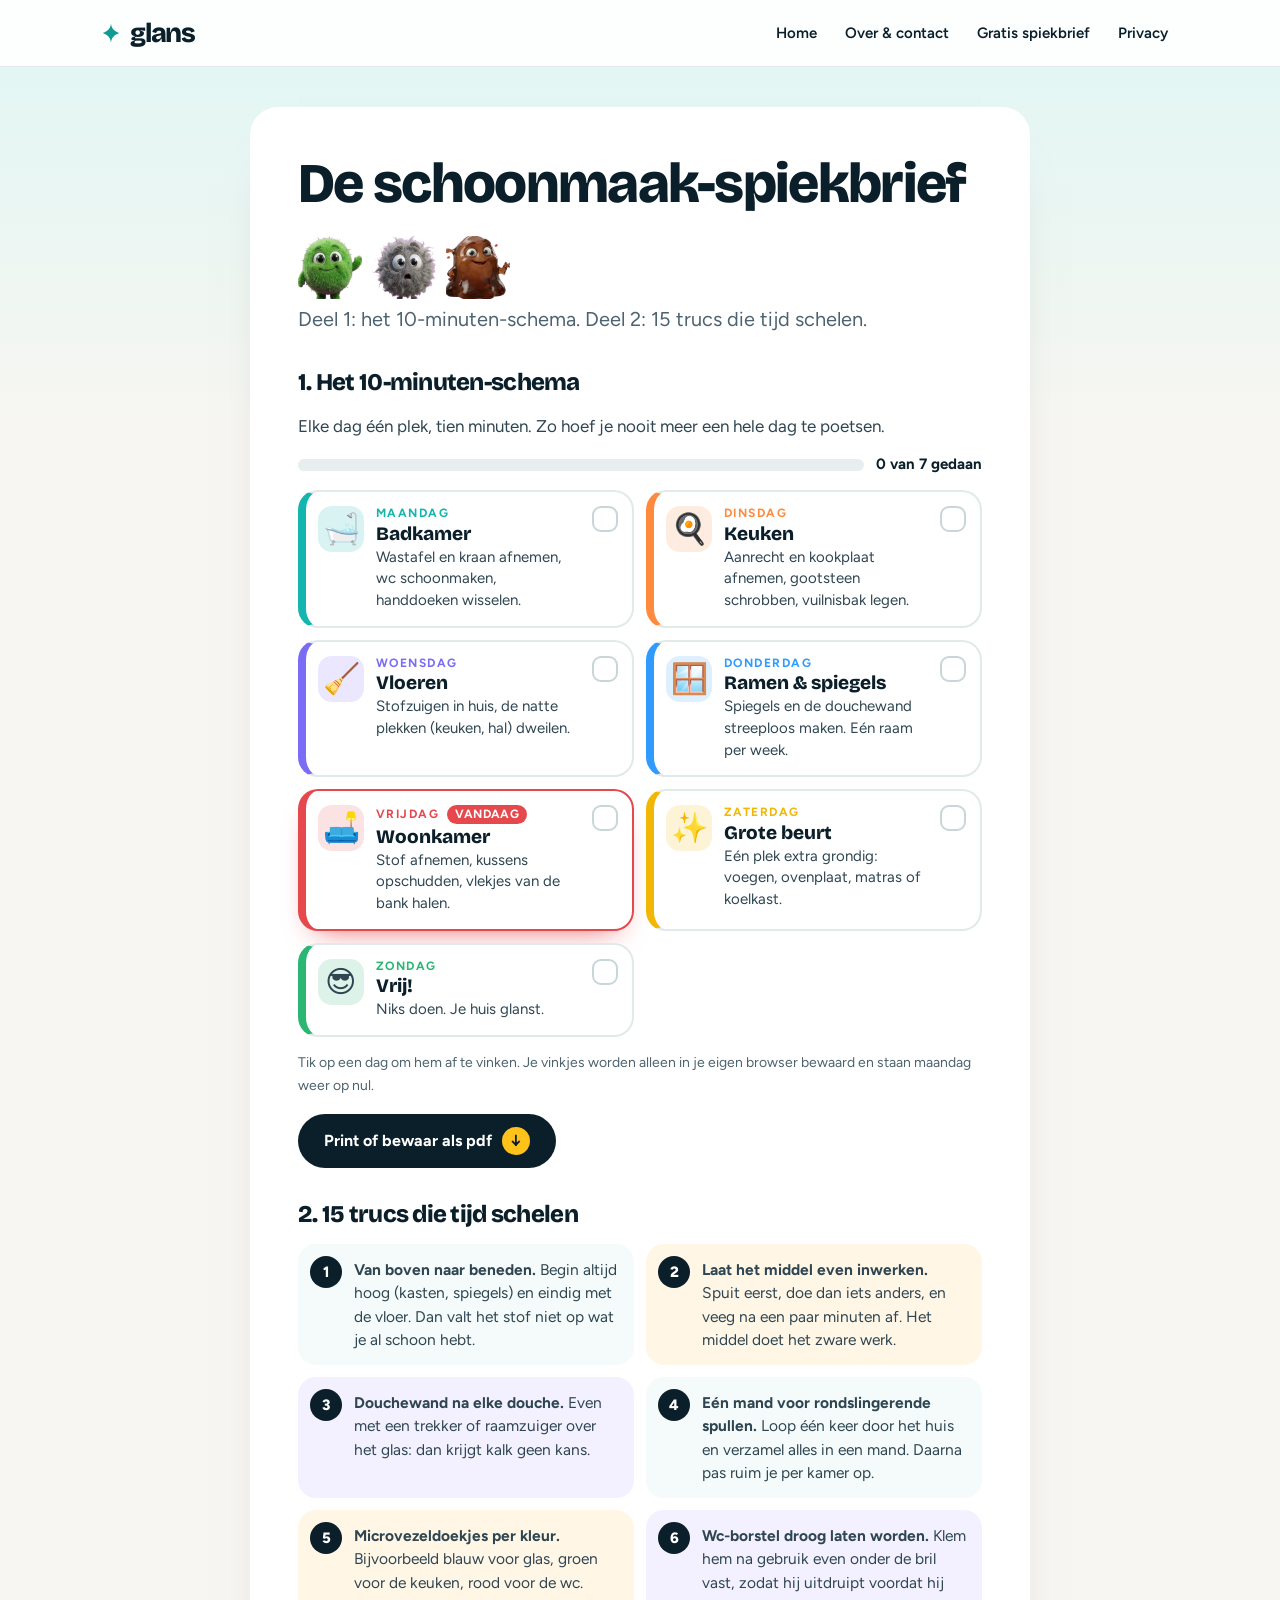
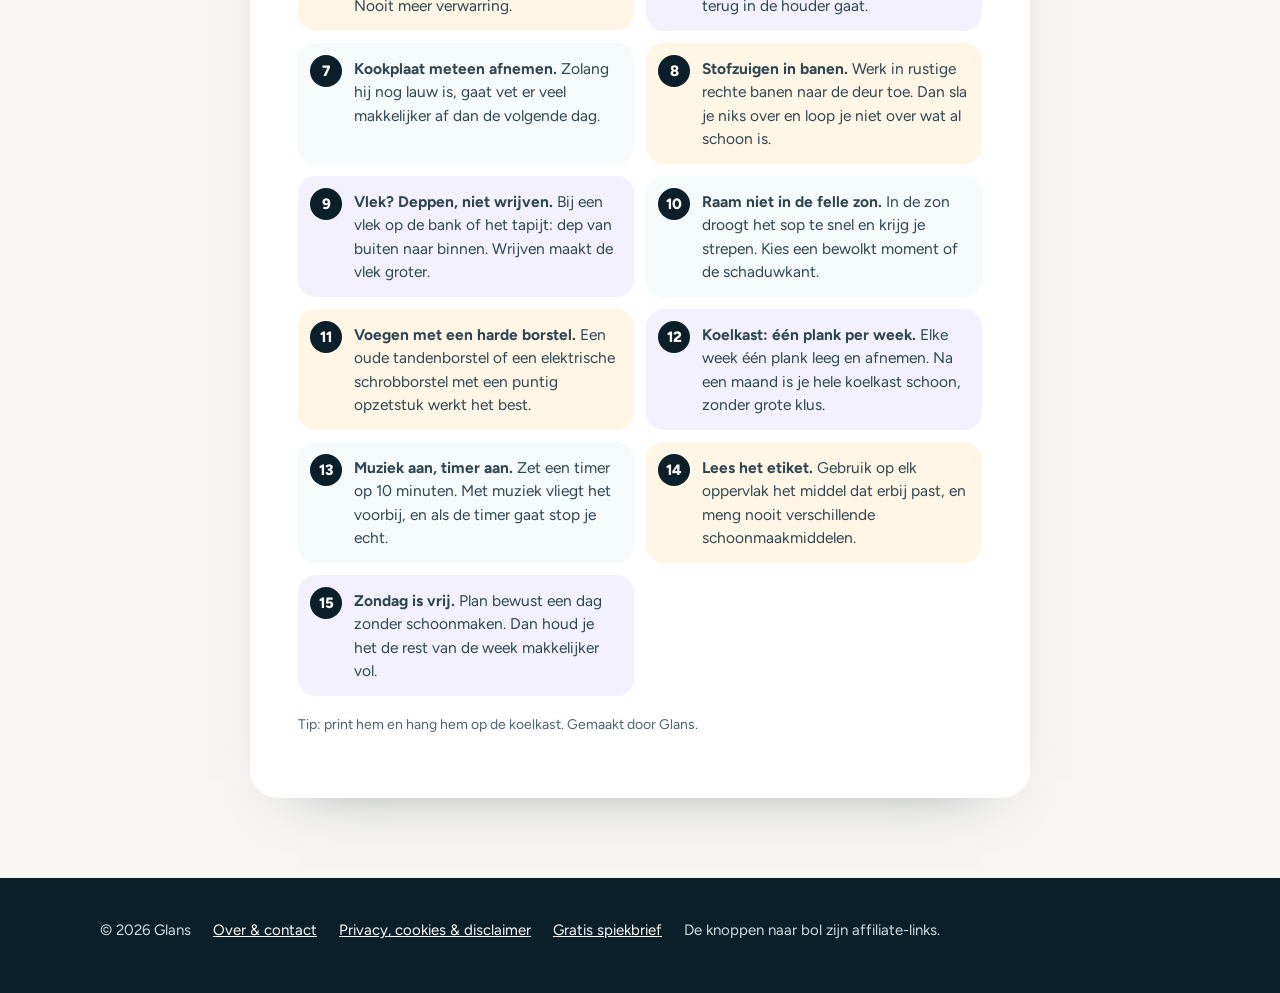
<file: spiekbrief-bd8de9eb.html>
<!doctype html>
<html lang="nl">
<head>
<meta charset="utf-8">
<meta name="viewport" content="width=device-width, initial-scale=1">
<title>De schoonmaak-spiekbrief · Glans</title>
<meta name="robots" content="noindex, nofollow">
<link rel="icon" href="favicon.svg" type="image/svg+xml">
<link rel="preconnect" href="https://fonts.googleapis.com"><link rel="preconnect" href="https://fonts.gstatic.com" crossorigin>
<link href="https://fonts.googleapis.com/css2?family=Bricolage+Grotesque:opsz,wght@12..96,600..800&family=Figtree:wght@400;500;600;700&display=swap" rel="stylesheet">
<link rel="stylesheet" href="css/pages.css">
</head>
<body>
<header class="top"><div class="wrap"><a class="logo" href="index.html"><svg viewBox="0 0 24 24" aria-hidden="true"><path d="M12 1.5c.6 5.2 2.8 8 9 10.5-6.2 2.5-8.4 5.3-9 10.5-.6-5.2-2.8-8-9-10.5 6.2-2.5 8.4-5.3 9-10.5Z" fill="#0e9a95"/></svg>glans</a><nav aria-label="Menu"><a href="index.html">Home</a><a href="over.html"><span class="l">Over & contact</span><span class="s">Contact</span></a><a href="index.html#gratis"><span class="l">Gratis spiekbrief</span><span class="s">Spiekbrief</span></a><a href="privacy.html">Privacy</a></nav></div></header>
<main><div class="wrap"><article class="card">

<h1>De schoonmaak-spiekbrief</h1>
<div class="mascots" aria-hidden="true"><img src="media/mascot/bacterie.webp" alt=""><img src="media/mascot/stofmonster.webp" alt=""><img src="media/mascot/vlekmonster.webp" alt=""></div>
<p class="lead">Deel 1: het 10-minuten-schema. Deel 2: 15 trucs die tijd schelen.</p>
<h2>1. Het 10-minuten-schema</h2>
<p>Elke dag één plek, tien minuten. Zo hoef je nooit meer een hele dag te poetsen.</p>
<div class="progress noprint" aria-live="polite"><div class="bar"><i id="bar"></i></div><span id="score">0 van 7 gedaan</span></div>
<ol class="week">
<li class="day" style="--c:#13b5ae" data-day="1"><label><input type="checkbox" class="tick"><span class="emo" aria-hidden="true">🛁</span><span class="dtxt"><span class="dname">Maandag<em class="today-tag">Vandaag</em></span><b>Badkamer</b><span class="what">Wastafel en kraan afnemen, wc schoonmaken, handdoeken wisselen.</span></span><span class="box" aria-hidden="true"></span></label></li>
<li class="day" style="--c:#ff8a3d" data-day="2"><label><input type="checkbox" class="tick"><span class="emo" aria-hidden="true">🍳</span><span class="dtxt"><span class="dname">Dinsdag<em class="today-tag">Vandaag</em></span><b>Keuken</b><span class="what">Aanrecht en kookplaat afnemen, gootsteen schrobben, vuilnisbak legen.</span></span><span class="box" aria-hidden="true"></span></label></li>
<li class="day" style="--c:#7b6cf6" data-day="3"><label><input type="checkbox" class="tick"><span class="emo" aria-hidden="true">🧹</span><span class="dtxt"><span class="dname">Woensdag<em class="today-tag">Vandaag</em></span><b>Vloeren</b><span class="what">Stofzuigen in huis, de natte plekken (keuken, hal) dweilen.</span></span><span class="box" aria-hidden="true"></span></label></li>
<li class="day" style="--c:#2f9bff" data-day="4"><label><input type="checkbox" class="tick"><span class="emo" aria-hidden="true">🪟</span><span class="dtxt"><span class="dname">Donderdag<em class="today-tag">Vandaag</em></span><b>Ramen &amp; spiegels</b><span class="what">Spiegels en de douchewand streeploos maken. Eén raam per week.</span></span><span class="box" aria-hidden="true"></span></label></li>
<li class="day" style="--c:#e5484d" data-day="5"><label><input type="checkbox" class="tick"><span class="emo" aria-hidden="true">🛋️</span><span class="dtxt"><span class="dname">Vrijdag<em class="today-tag">Vandaag</em></span><b>Woonkamer</b><span class="what">Stof afnemen, kussens opschudden, vlekjes van de bank halen.</span></span><span class="box" aria-hidden="true"></span></label></li>
<li class="day" style="--c:#f2b705" data-day="6"><label><input type="checkbox" class="tick"><span class="emo" aria-hidden="true">✨</span><span class="dtxt"><span class="dname">Zaterdag<em class="today-tag">Vandaag</em></span><b>Grote beurt</b><span class="what">Eén plek extra grondig: voegen, ovenplaat, matras of koelkast.</span></span><span class="box" aria-hidden="true"></span></label></li>
<li class="day" style="--c:#2bb673" data-day="0"><label><input type="checkbox" class="tick"><span class="emo" aria-hidden="true">😎</span><span class="dtxt"><span class="dname">Zondag<em class="today-tag">Vandaag</em></span><b>Vrij!</b><span class="what">Niks doen. Je huis glanst.</span></span><span class="box" aria-hidden="true"></span></label></li>
</ol>
<p class="fine noprint">Tik op een dag om hem af te vinken. Je vinkjes worden alleen in je eigen browser bewaard en staan maandag weer op nul.</p>
<p class="noprint"><button class="btn" type="button" onclick="print()">Print of bewaar als pdf <span class="arrow">↓</span></button></p>
<h2>2. 15 trucs die tijd schelen</h2>
<ol class="tricks cards"><li><b>Van boven naar beneden.</b> Begin altijd hoog (kasten, spiegels) en eindig met de vloer. Dan valt het stof niet op wat je al schoon hebt.</li><li><b>Laat het middel even inwerken.</b> Spuit eerst, doe dan iets anders, en veeg na een paar minuten af. Het middel doet het zware werk.</li><li><b>Douchewand na elke douche.</b> Even met een trekker of raamzuiger over het glas: dan krijgt kalk geen kans.</li><li><b>Eén mand voor rondslingerende spullen.</b> Loop één keer door het huis en verzamel alles in een mand. Daarna pas ruim je per kamer op.</li><li><b>Microvezeldoekjes per kleur.</b> Bijvoorbeeld blauw voor glas, groen voor de keuken, rood voor de wc. Nooit meer verwarring.</li><li><b>Wc-borstel droog laten worden.</b> Klem hem na gebruik even onder de bril vast, zodat hij uitdruipt voordat hij terug in de houder gaat.</li><li><b>Kookplaat meteen afnemen.</b> Zolang hij nog lauw is, gaat vet er veel makkelijker af dan de volgende dag.</li><li><b>Stofzuigen in banen.</b> Werk in rustige rechte banen naar de deur toe. Dan sla je niks over en loop je niet over wat al schoon is.</li><li><b>Vlek? Deppen, niet wrijven.</b> Bij een vlek op de bank of het tapijt: dep van buiten naar binnen. Wrijven maakt de vlek groter.</li><li><b>Raam niet in de felle zon.</b> In de zon droogt het sop te snel en krijg je strepen. Kies een bewolkt moment of de schaduwkant.</li><li><b>Voegen met een harde borstel.</b> Een oude tandenborstel of een elektrische schrobborstel met een puntig opzetstuk werkt het best.</li><li><b>Koelkast: één plank per week.</b> Elke week één plank leeg en afnemen. Na een maand is je hele koelkast schoon, zonder grote klus.</li><li><b>Muziek aan, timer aan.</b> Zet een timer op 10 minuten. Met muziek vliegt het voorbij, en als de timer gaat stop je echt.</li><li><b>Lees het etiket.</b> Gebruik op elk oppervlak het middel dat erbij past, en meng nooit verschillende schoonmaakmiddelen.</li><li><b>Zondag is vrij.</b> Plan bewust een dag zonder schoonmaken. Dan houd je het de rest van de week makkelijker vol.</li></ol>
<p class="fine">Tip: print hem en hang hem op de koelkast. Gemaakt door Glans.</p>

</article></div></main>
<script>
/* Vandaag oplichten + afvinken (alleen in je eigen browser, per week) */
(() => {
  const now=new Date(), dow=now.getDay();
  const mon=new Date(now); mon.setDate(now.getDate()-((dow+6)%7)); const wk="glans-week-"+mon.toISOString().slice(0,10);
  let saved={}; try{saved=JSON.parse(localStorage.getItem(wk)||"{}")}catch(e){}
  const items=[...document.querySelectorAll(".day")];
  const upd=()=>{const n=items.filter(li=>li.querySelector(".tick").checked).length;
    document.getElementById("score").textContent=n===7?"Alles gedaan! Je huis glanst ✨":n+" van 7 gedaan";
    document.getElementById("bar").style.width=(n/7*100)+"%";};
  items.forEach((li,i)=>{const cb=li.querySelector(".tick");
    if(+li.dataset.day===dow) li.classList.add("today");
    cb.checked=!!saved[i]; li.classList.toggle("done",cb.checked);
    cb.addEventListener("change",()=>{li.classList.toggle("done",cb.checked); saved[i]=cb.checked; try{localStorage.setItem(wk,JSON.stringify(saved))}catch(e){} upd();});});
  upd();
})();
</script>
<footer><div class="wrap"><span>© 2026 Glans</span><a href="over.html">Over &amp; contact</a><a href="privacy.html">Privacy, cookies &amp; disclaimer</a><a href="index.html#gratis">Gratis spiekbrief</a><span>De knoppen naar bol zijn affiliate-links.</span></div></footer>
</body>
</html>
</file>
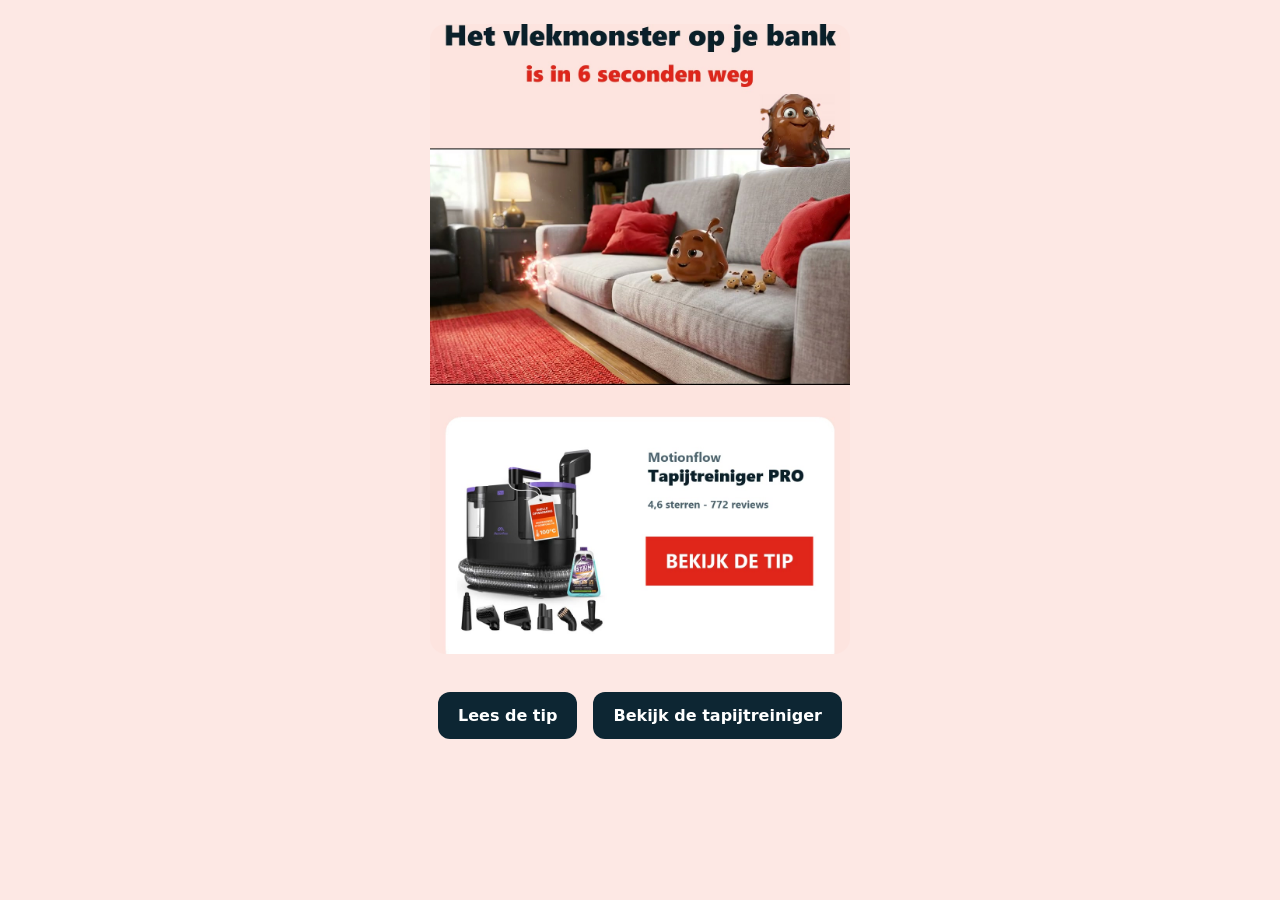
<file: pin/vlek-bank.html>
<!doctype html>
<html lang="nl"><head><meta charset="utf-8"><meta name="viewport" content="width=device-width,initial-scale=1">
<title>Vlek op de bank? Zo krijg je hem eruit · Glans</title>
<meta name="robots" content="noindex">
<meta property="og:image" content="https://schoonmaakglans.github.io/media/social/pin-bank.jpg">
<style>body{margin:0;font-family:system-ui,sans-serif;background:#fde8e4;text-align:center;padding:24px}img{max-width:420px;width:100%;border-radius:16px}a{display:inline-block;margin:18px 8px;padding:14px 20px;border-radius:12px;background:#0d2633;color:#fff;text-decoration:none;font-weight:700}</style>
</head><body>
<img src="../media/social/pin-bank.jpg" alt="Het vlekmonster op je bank is in 6 seconden weg: Motionflow Tapijtreiniger PRO, 4,6 sterren uit 772 reviews">
<p><a href="../tips/vlek-op-de-bank.html">Lees de tip</a><a href="../product.html?p=motionflow">Bekijk de tapijtreiniger</a></p>
</body></html>
</file>
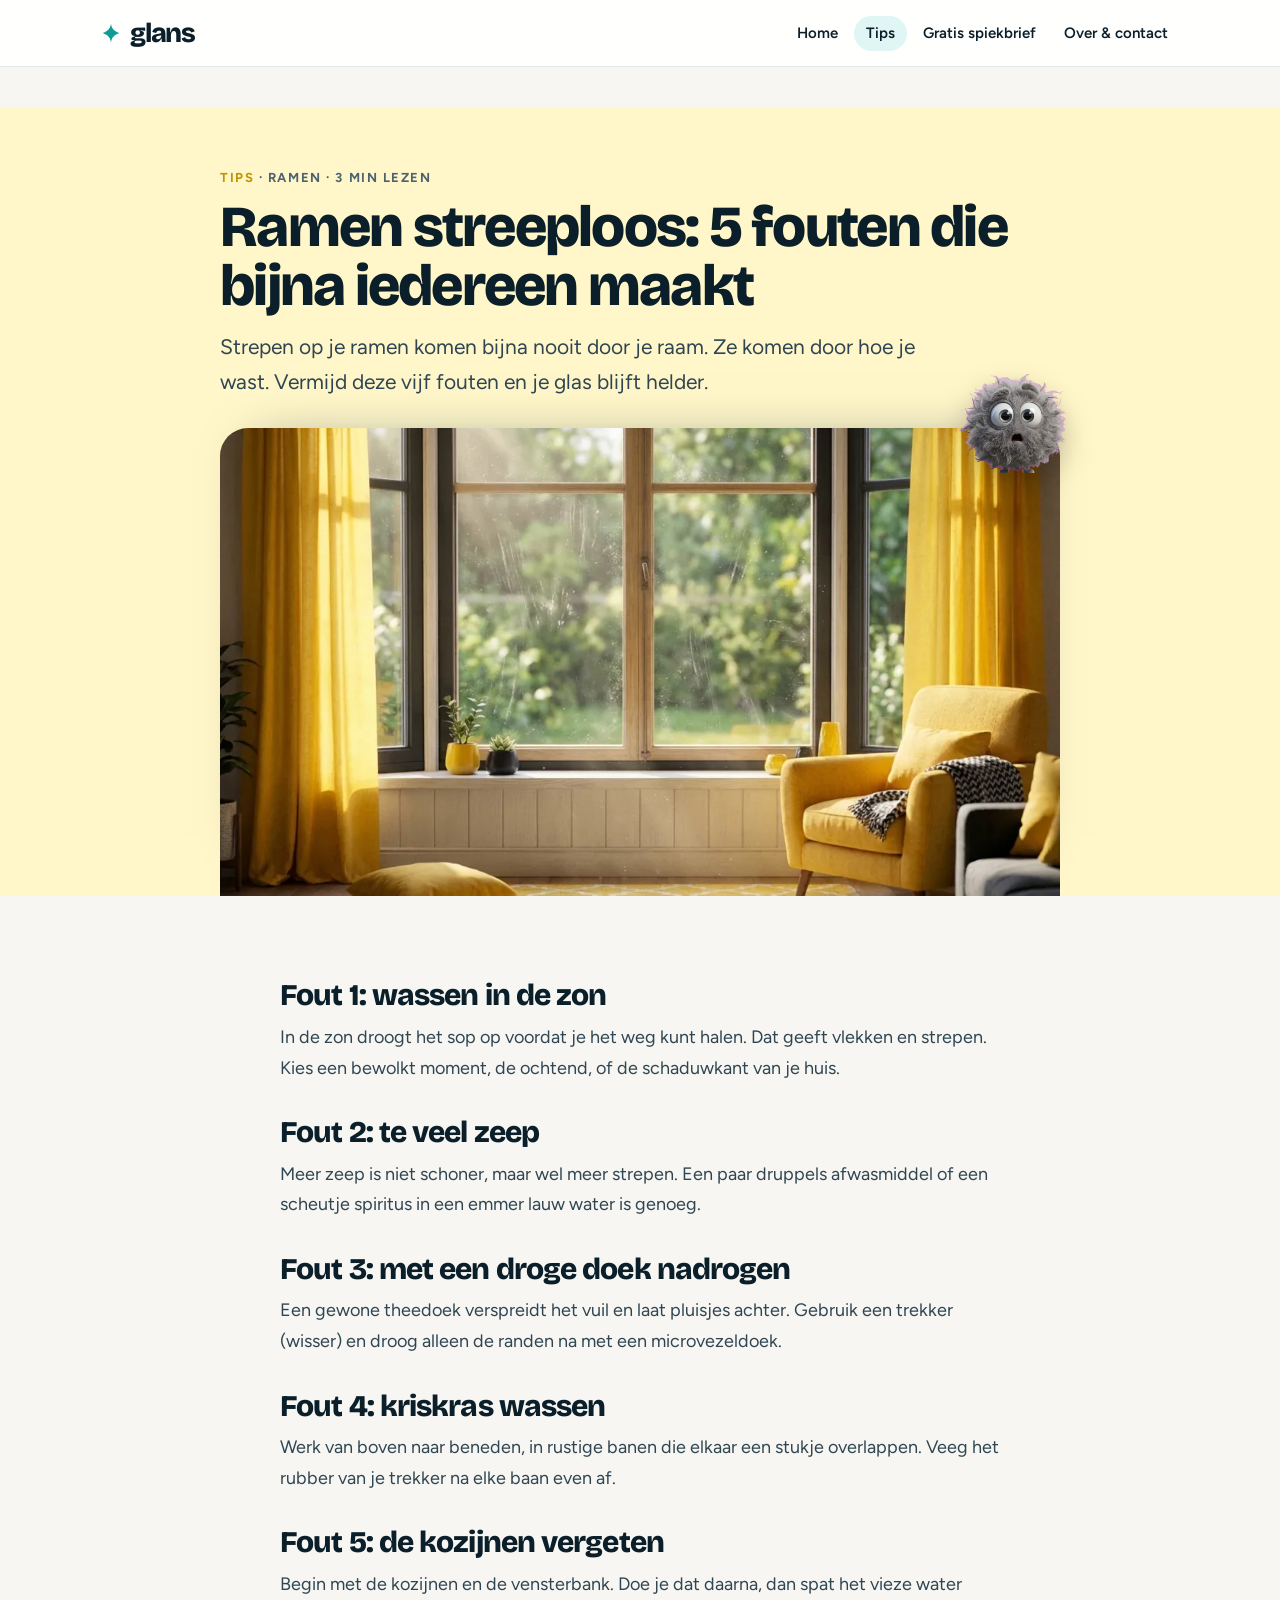
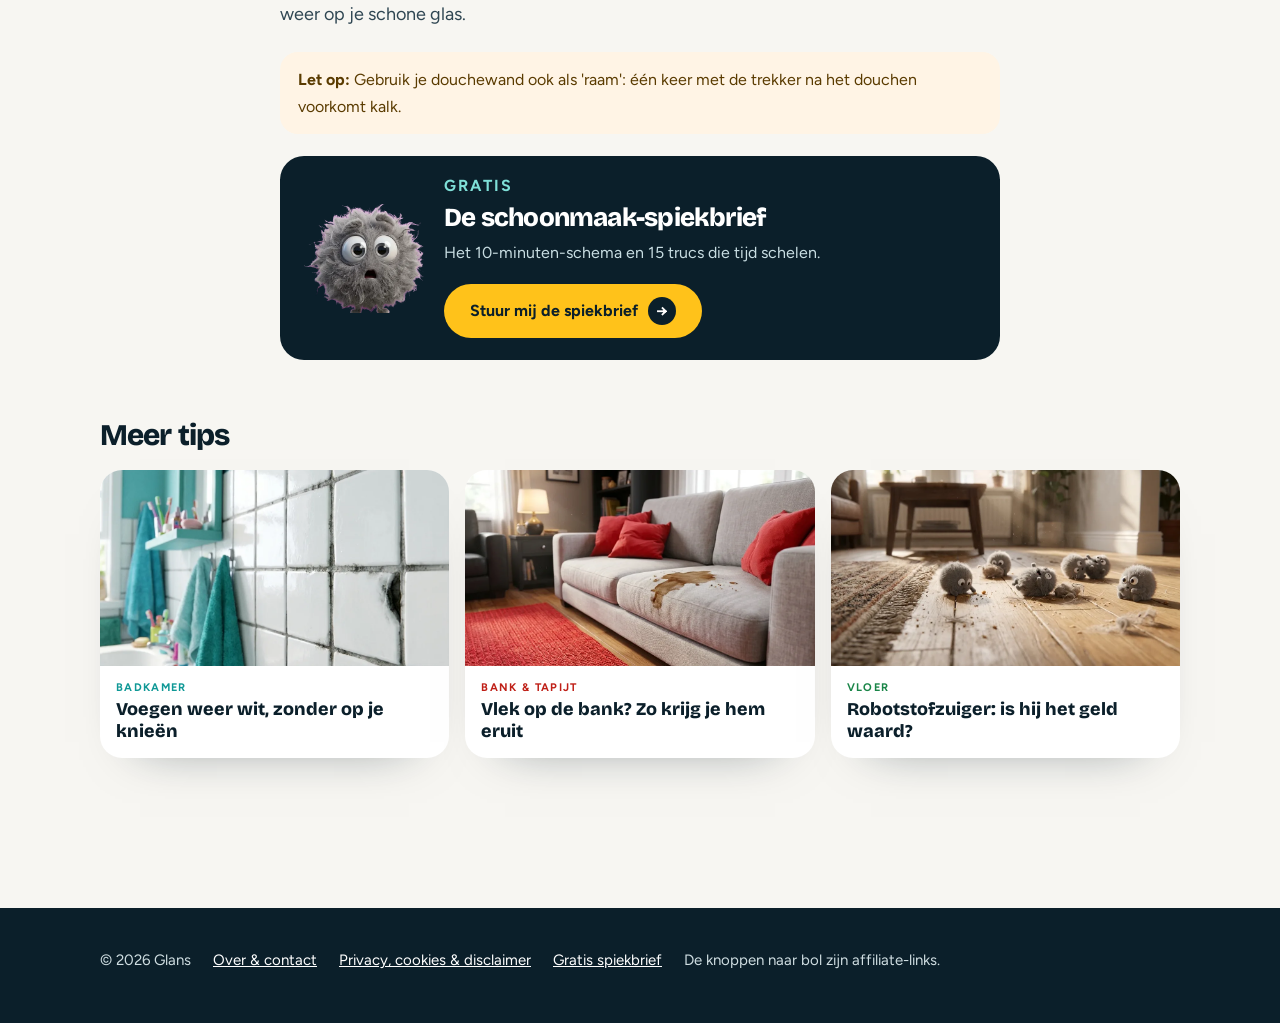
<file: tips/ramen-streeploos.html>
<!doctype html>
<html lang="nl">
<head>
<meta charset="utf-8">
<meta name="viewport" content="width=device-width, initial-scale=1">
<title>Ramen streeploos: 5 fouten die bijna iedereen maakt · Glans tips</title>
<meta name="description" content="Strepen op je ramen komen bijna nooit door je raam. Ze komen door hoe je wast. Vermijd deze vijf fouten en je glas blijft helder.">
<meta property="og:title" content="Ramen streeploos: 5 fouten die bijna iedereen maakt">
<meta property="og:description" content="Strepen op je ramen komen bijna nooit door je raam. Ze komen door hoe je wast. Vermijd deze vijf fouten en je glas blijft helder.">
<meta property="og:image" content="https://schoonmaakglans.github.io/media/cartoon/raam-vies.webp">
<link rel="icon" href="../favicon.svg" type="image/svg+xml">
<link rel="preconnect" href="https://fonts.googleapis.com"><link rel="preconnect" href="https://fonts.gstatic.com" crossorigin>
<link href="https://fonts.googleapis.com/css2?family=Bricolage+Grotesque:opsz,wght@12..96,600..800&family=Figtree:wght@400;500;600;700&display=swap" rel="stylesheet">
<link rel="stylesheet" href="../css/pages.css">
<link rel="stylesheet" href="tips.css">
</head>
<body class="tip" style="--c:#e0b100;--tbg:#fff6c9">
<header class="top"><div class="wrap"><a class="logo" href="../index.html"><svg viewBox="0 0 24 24" aria-hidden="true"><path d="M12 1.5c.6 5.2 2.8 8 9 10.5-6.2 2.5-8.4 5.3-9 10.5-.6-5.2-2.8-8-9-10.5 6.2-2.5 8.4-5.3 9-10.5Z" fill="#0e9a95"/></svg>glans</a><nav aria-label="Menu"><a href="../index.html">Home</a><a href="../index.html#tips" aria-current="page">Tips</a><a href="../index.html#gratis"><span class="l">Gratis spiekbrief</span><span class="s">Spiekbrief</span></a><a href="../over.html"><span class="l">Over &amp; contact</span><span class="s">Contact</span></a></nav></div></header>
<main>
  <section class="thero"><div class="wrap">
    <p class="tmeta"><a href="../index.html#tips">Tips</a> · Ramen · 3 min lezen</p>
    <h1>Ramen streeploos: 5 fouten die bijna iedereen maakt</h1>
    <p class="tlead">Strepen op je ramen komen bijna nooit door je raam. Ze komen door hoe je wast. Vermijd deze vijf fouten en je glas blijft helder.</p>
    <figure class="tpic"><img src="../media/cartoon/raam-vies.webp" alt=""><img class="tmascot" src="../media/mascot/stofmonster.webp" alt=""></figure>
  </div></section>
  <article class="wrap tbody">
    <h2>Fout 1: wassen in de zon</h2>
    <p>In de zon droogt het sop op voordat je het weg kunt halen. Dat geeft vlekken en strepen. Kies een bewolkt moment, de ochtend, of de schaduwkant van je huis.</p>
    <h2>Fout 2: te veel zeep</h2>
    <p>Meer zeep is niet schoner, maar wel meer strepen. Een paar druppels afwasmiddel of een scheutje spiritus in een emmer lauw water is genoeg.</p>
    <h2>Fout 3: met een droge doek nadrogen</h2>
    <p>Een gewone theedoek verspreidt het vuil en laat pluisjes achter. Gebruik een trekker (wisser) en droog alleen de randen na met een microvezeldoek.</p>
    <h2>Fout 4: kriskras wassen</h2>
    <p>Werk van boven naar beneden, in rustige banen die elkaar een stukje overlappen. Veeg het rubber van je trekker na elke baan even af.</p>
    <h2>Fout 5: de kozijnen vergeten</h2>
    <p>Begin met de kozijnen en de vensterbank. Doe je dat daarna, dan spat het vieze water weer op je schone glas.</p>
    <p class="tipbox"><b>Let op:</b> Gebruik je douchewand ook als 'raam': één keer met de trekker na het douchen voorkomt kalk.</p>
    
    <aside class="gift">
      <img src="../media/mascot/stofmonster.webp" alt="">
      <div><p class="eb">Gratis</p><h3>De schoonmaak-spiekbrief</h3><p>Het 10-minuten-schema en 15 trucs die tijd schelen.</p><a class="btn" href="../index.html#gratis">Stuur mij de spiekbrief <span class="arrow">→</span></a></div>
    </aside>
  </article>
  <section class="wrap more"><h2>Meer tips</h2><div class="cards">
    <a class="tcard" href="voegen-wit-zonder-bukken.html" style="--c:#12b3b0"><img src="../media/cartoon/badkamer-vies.webp" alt="" loading="lazy"><span class="tc-room">Badkamer</span><b>Voegen weer wit, zonder op je knieën</b></a>
    <a class="tcard" href="vlek-op-de-bank.html" style="--c:#e1251b"><img src="../media/cartoon/bank-vies.webp" alt="" loading="lazy"><span class="tc-room">Bank &amp; tapijt</span><b>Vlek op de bank? Zo krijg je hem eruit</b></a>
    <a class="tcard" href="robotstofzuiger-waard.html" style="--c:#1f9d55"><img src="../media/cartoon/vloer-vies.webp" alt="" loading="lazy"><span class="tc-room">Vloer</span><b>Robotstofzuiger: is hij het geld waard?</b></a>
  </div></section>
</main>
<footer><div class="wrap"><span>© 2026 Glans</span><a href="../over.html">Over &amp; contact</a><a href="../privacy.html">Privacy, cookies &amp; disclaimer</a><a href="../index.html#gratis">Gratis spiekbrief</a><span>De knoppen naar bol zijn affiliate-links.</span></div></footer>
</body>
</html>
</file>
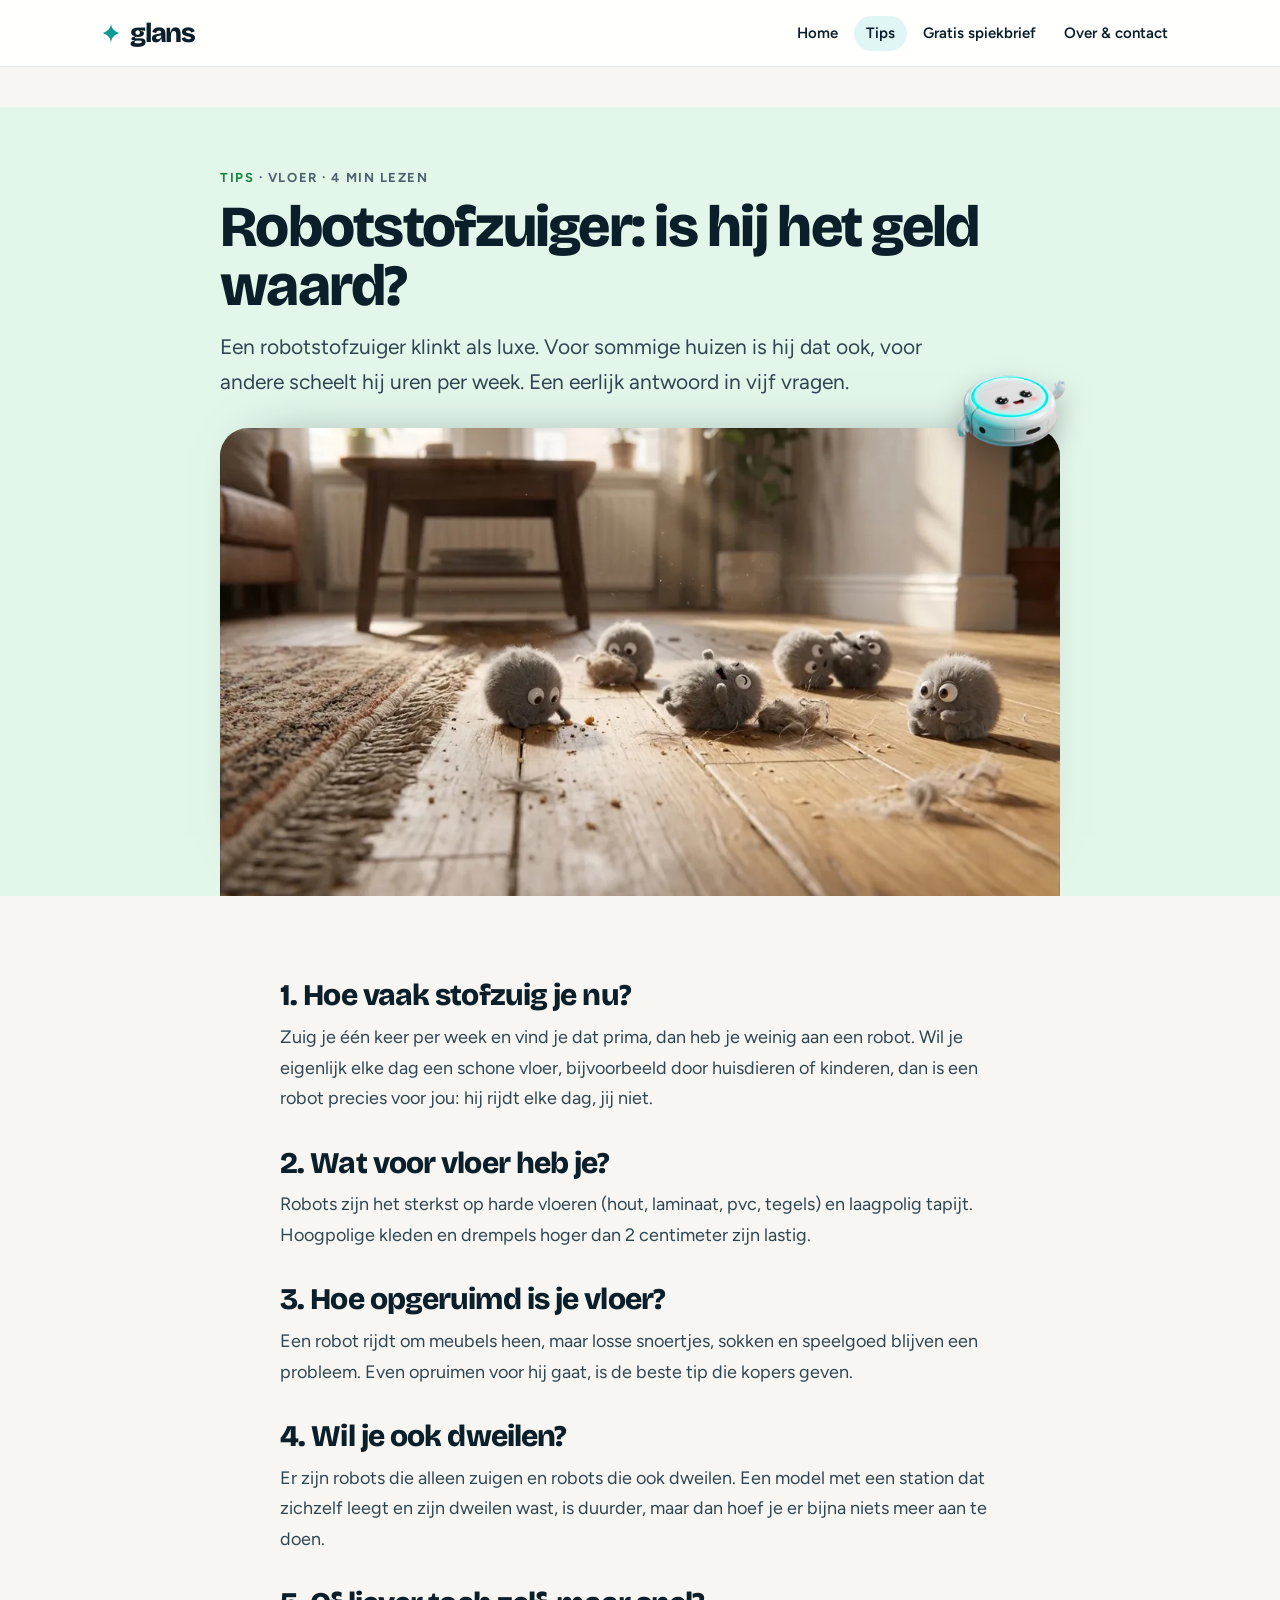
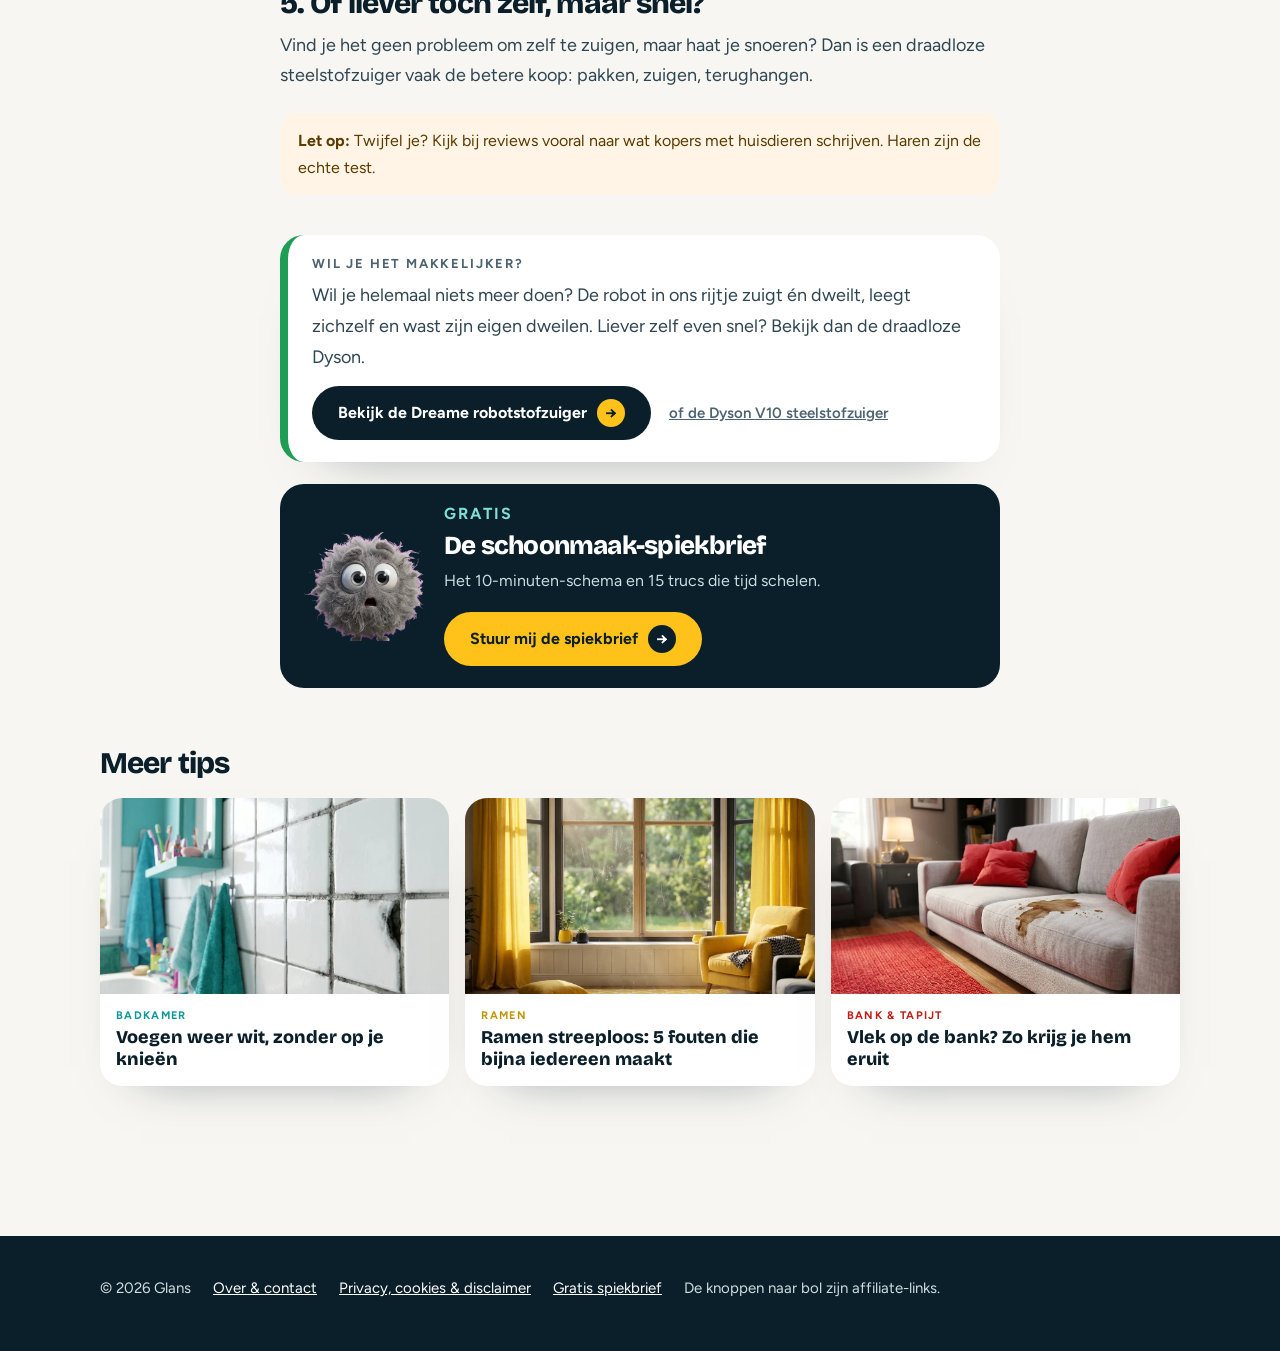
<file: tips/robotstofzuiger-waard.html>
<!doctype html>
<html lang="nl">
<head>
<meta charset="utf-8">
<meta name="viewport" content="width=device-width, initial-scale=1">
<title>Robotstofzuiger: is hij het geld waard? · Glans tips</title>
<meta name="description" content="Een robotstofzuiger klinkt als luxe. Voor sommige huizen is hij dat ook, voor andere scheelt hij uren per week. Een eerlijk antwoord in vijf vragen.">
<meta property="og:title" content="Robotstofzuiger: is hij het geld waard?">
<meta property="og:description" content="Een robotstofzuiger klinkt als luxe. Voor sommige huizen is hij dat ook, voor andere scheelt hij uren per week. Een eerlijk antwoord in vijf vragen.">
<meta property="og:image" content="https://schoonmaakglans.github.io/media/cartoon/vloer-vies.webp">
<link rel="icon" href="../favicon.svg" type="image/svg+xml">
<link rel="preconnect" href="https://fonts.googleapis.com"><link rel="preconnect" href="https://fonts.gstatic.com" crossorigin>
<link href="https://fonts.googleapis.com/css2?family=Bricolage+Grotesque:opsz,wght@12..96,600..800&family=Figtree:wght@400;500;600;700&display=swap" rel="stylesheet">
<link rel="stylesheet" href="../css/pages.css">
<link rel="stylesheet" href="tips.css">
</head>
<body class="tip" style="--c:#1f9d55;--tbg:#e3f6ea">
<header class="top"><div class="wrap"><a class="logo" href="../index.html"><svg viewBox="0 0 24 24" aria-hidden="true"><path d="M12 1.5c.6 5.2 2.8 8 9 10.5-6.2 2.5-8.4 5.3-9 10.5-.6-5.2-2.8-8-9-10.5 6.2-2.5 8.4-5.3 9-10.5Z" fill="#0e9a95"/></svg>glans</a><nav aria-label="Menu"><a href="../index.html">Home</a><a href="../index.html#tips" aria-current="page">Tips</a><a href="../index.html#gratis"><span class="l">Gratis spiekbrief</span><span class="s">Spiekbrief</span></a><a href="../over.html"><span class="l">Over &amp; contact</span><span class="s">Contact</span></a></nav></div></header>
<main>
  <section class="thero"><div class="wrap">
    <p class="tmeta"><a href="../index.html#tips">Tips</a> · Vloer · 4 min lezen</p>
    <h1>Robotstofzuiger: is hij het geld waard?</h1>
    <p class="tlead">Een robotstofzuiger klinkt als luxe. Voor sommige huizen is hij dat ook, voor andere scheelt hij uren per week. Een eerlijk antwoord in vijf vragen.</p>
    <figure class="tpic"><img src="../media/cartoon/vloer-vies.webp" alt=""><img class="tmascot" src="../media/mascot/robot.webp" alt=""></figure>
  </div></section>
  <article class="wrap tbody">
    <h2>1. Hoe vaak stofzuig je nu?</h2>
    <p>Zuig je één keer per week en vind je dat prima, dan heb je weinig aan een robot. Wil je eigenlijk elke dag een schone vloer, bijvoorbeeld door huisdieren of kinderen, dan is een robot precies voor jou: hij rijdt elke dag, jij niet.</p>
    <h2>2. Wat voor vloer heb je?</h2>
    <p>Robots zijn het sterkst op harde vloeren (hout, laminaat, pvc, tegels) en laagpolig tapijt. Hoogpolige kleden en drempels hoger dan 2 centimeter zijn lastig.</p>
    <h2>3. Hoe opgeruimd is je vloer?</h2>
    <p>Een robot rijdt om meubels heen, maar losse snoertjes, sokken en speelgoed blijven een probleem. Even opruimen voor hij gaat, is de beste tip die kopers geven.</p>
    <h2>4. Wil je ook dweilen?</h2>
    <p>Er zijn robots die alleen zuigen en robots die ook dweilen. Een model met een station dat zichzelf leegt en zijn dweilen wast, is duurder, maar dan hoef je er bijna niets meer aan te doen.</p>
    <h2>5. Of liever toch zelf, maar snel?</h2>
    <p>Vind je het geen probleem om zelf te zuigen, maar haat je snoeren? Dan is een draadloze steelstofzuiger vaak de betere koop: pakken, zuigen, terughangen.</p>
    <p class="tipbox"><b>Let op:</b> Twijfel je? Kijk bij reviews vooral naar wat kopers met huisdieren schrijven. Haren zijn de echte test.</p>
    <aside class="easier">
      <p class="eb">Wil je het makkelijker?</p>
      <p>Wil je helemaal niets meer doen? De robot in ons rijtje zuigt én dweilt, leegt zichzelf en wast zijn eigen dweilen. Liever zelf even snel? Bekijk dan de draadloze Dyson.</p>
      <p class="eb-links"><a class="btn" href="../product.html?p=robot">Bekijk de Dreame robotstofzuiger <span class="arrow">→</span></a> <a class="alink" href="../product.html?p=dyson">of de Dyson V10 steelstofzuiger</a></p>
    </aside>
    <aside class="gift">
      <img src="../media/mascot/stofmonster.webp" alt="">
      <div><p class="eb">Gratis</p><h3>De schoonmaak-spiekbrief</h3><p>Het 10-minuten-schema en 15 trucs die tijd schelen.</p><a class="btn" href="../index.html#gratis">Stuur mij de spiekbrief <span class="arrow">→</span></a></div>
    </aside>
  </article>
  <section class="wrap more"><h2>Meer tips</h2><div class="cards">
    <a class="tcard" href="voegen-wit-zonder-bukken.html" style="--c:#12b3b0"><img src="../media/cartoon/badkamer-vies.webp" alt="" loading="lazy"><span class="tc-room">Badkamer</span><b>Voegen weer wit, zonder op je knieën</b></a>
    <a class="tcard" href="ramen-streeploos.html" style="--c:#e0b100"><img src="../media/cartoon/raam-vies.webp" alt="" loading="lazy"><span class="tc-room">Ramen</span><b>Ramen streeploos: 5 fouten die bijna iedereen maakt</b></a>
    <a class="tcard" href="vlek-op-de-bank.html" style="--c:#e1251b"><img src="../media/cartoon/bank-vies.webp" alt="" loading="lazy"><span class="tc-room">Bank &amp; tapijt</span><b>Vlek op de bank? Zo krijg je hem eruit</b></a>
  </div></section>
</main>
<footer><div class="wrap"><span>© 2026 Glans</span><a href="../over.html">Over &amp; contact</a><a href="../privacy.html">Privacy, cookies &amp; disclaimer</a><a href="../index.html#gratis">Gratis spiekbrief</a><span>De knoppen naar bol zijn affiliate-links.</span></div></footer>
</body>
</html>
</file>
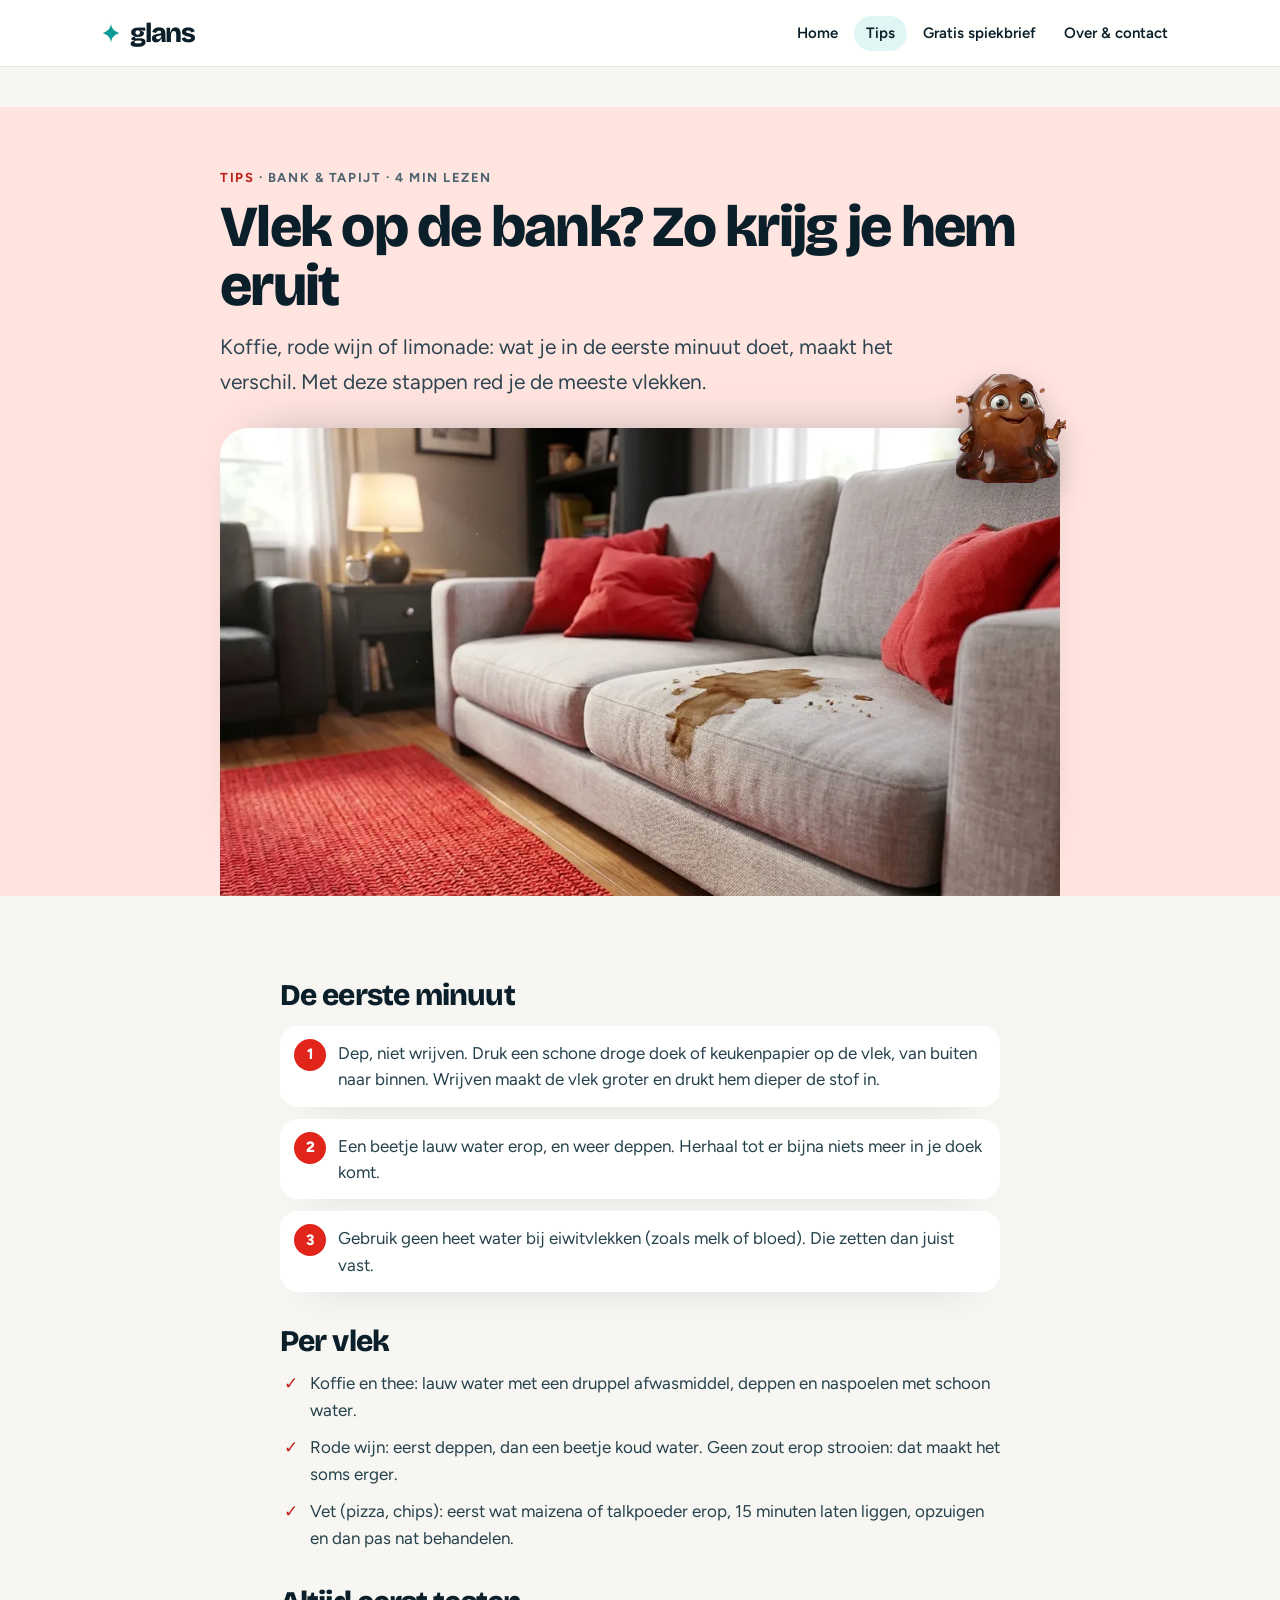
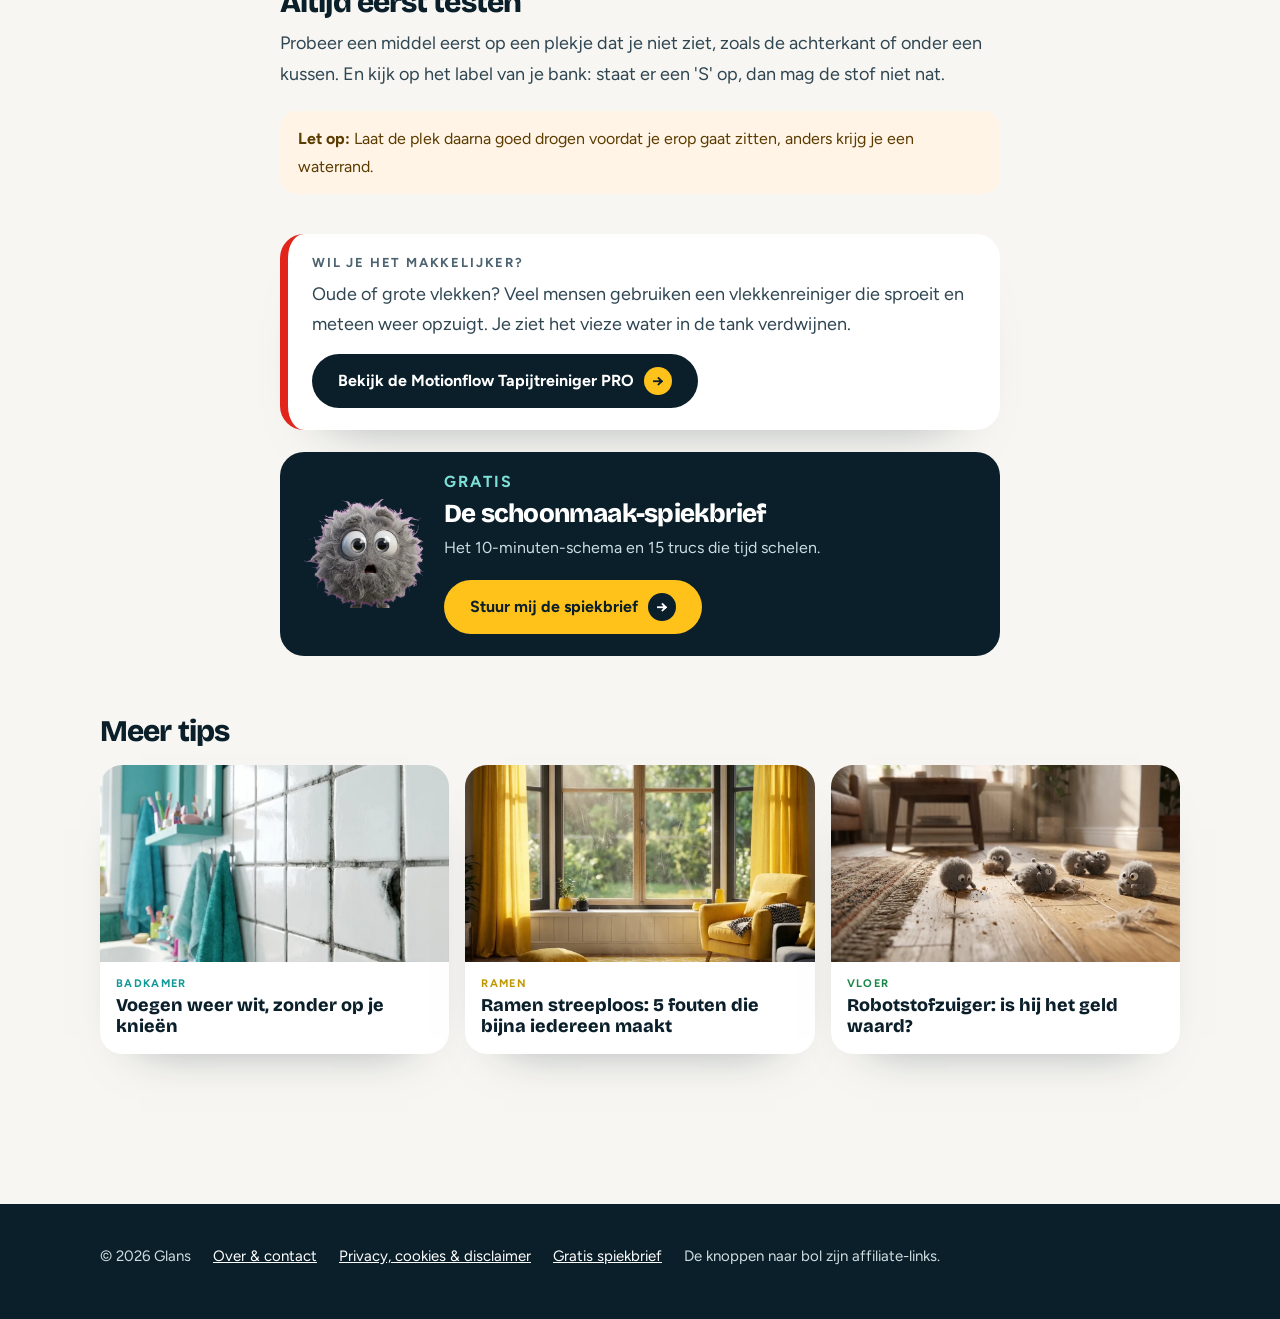
<file: tips/vlek-op-de-bank.html>
<!doctype html>
<html lang="nl">
<head>
<meta charset="utf-8">
<meta name="viewport" content="width=device-width, initial-scale=1">
<title>Vlek op de bank? Zo krijg je hem eruit · Glans tips</title>
<meta name="description" content="Koffie, rode wijn of limonade: wat je in de eerste minuut doet, maakt het verschil. Met deze stappen red je de meeste vlekken.">
<meta property="og:title" content="Vlek op de bank? Zo krijg je hem eruit">
<meta property="og:description" content="Koffie, rode wijn of limonade: wat je in de eerste minuut doet, maakt het verschil. Met deze stappen red je de meeste vlekken.">
<meta property="og:image" content="https://schoonmaakglans.github.io/media/cartoon/bank-vies.webp">
<link rel="icon" href="../favicon.svg" type="image/svg+xml">
<link rel="preconnect" href="https://fonts.googleapis.com"><link rel="preconnect" href="https://fonts.gstatic.com" crossorigin>
<link href="https://fonts.googleapis.com/css2?family=Bricolage+Grotesque:opsz,wght@12..96,600..800&family=Figtree:wght@400;500;600;700&display=swap" rel="stylesheet">
<link rel="stylesheet" href="../css/pages.css">
<link rel="stylesheet" href="tips.css">
</head>
<body class="tip" style="--c:#e1251b;--tbg:#ffe4df">
<header class="top"><div class="wrap"><a class="logo" href="../index.html"><svg viewBox="0 0 24 24" aria-hidden="true"><path d="M12 1.5c.6 5.2 2.8 8 9 10.5-6.2 2.5-8.4 5.3-9 10.5-.6-5.2-2.8-8-9-10.5 6.2-2.5 8.4-5.3 9-10.5Z" fill="#0e9a95"/></svg>glans</a><nav aria-label="Menu"><a href="../index.html">Home</a><a href="../index.html#tips" aria-current="page">Tips</a><a href="../index.html#gratis"><span class="l">Gratis spiekbrief</span><span class="s">Spiekbrief</span></a><a href="../over.html"><span class="l">Over &amp; contact</span><span class="s">Contact</span></a></nav></div></header>
<main>
  <section class="thero"><div class="wrap">
    <p class="tmeta"><a href="../index.html#tips">Tips</a> · Bank &amp; tapijt · 4 min lezen</p>
    <h1>Vlek op de bank? Zo krijg je hem eruit</h1>
    <p class="tlead">Koffie, rode wijn of limonade: wat je in de eerste minuut doet, maakt het verschil. Met deze stappen red je de meeste vlekken.</p>
    <figure class="tpic"><img src="../media/cartoon/bank-vies.webp" alt=""><img class="tmascot" src="../media/mascot/vlekmonster.webp" alt=""></figure>
  </div></section>
  <article class="wrap tbody">
    <h2>De eerste minuut</h2>
    <ol class="steps"><li>Dep, niet wrijven. Druk een schone droge doek of keukenpapier op de vlek, van buiten naar binnen. Wrijven maakt de vlek groter en drukt hem dieper de stof in.</li><li>Een beetje lauw water erop, en weer deppen. Herhaal tot er bijna niets meer in je doek komt.</li><li>Gebruik geen heet water bij eiwitvlekken (zoals melk of bloed). Die zetten dan juist vast.</li></ol>
    <h2>Per vlek</h2>
    <ul class="list"><li>Koffie en thee: lauw water met een druppel afwasmiddel, deppen en naspoelen met schoon water.</li><li>Rode wijn: eerst deppen, dan een beetje koud water. Geen zout erop strooien: dat maakt het soms erger.</li><li>Vet (pizza, chips): eerst wat maizena of talkpoeder erop, 15 minuten laten liggen, opzuigen en dan pas nat behandelen.</li></ul>
    <h2>Altijd eerst testen</h2>
    <p>Probeer een middel eerst op een plekje dat je niet ziet, zoals de achterkant of onder een kussen. En kijk op het label van je bank: staat er een 'S' op, dan mag de stof niet nat.</p>
    <p class="tipbox"><b>Let op:</b> Laat de plek daarna goed drogen voordat je erop gaat zitten, anders krijg je een waterrand.</p>
    <aside class="easier">
      <p class="eb">Wil je het makkelijker?</p>
      <p>Oude of grote vlekken? Veel mensen gebruiken een vlekkenreiniger die sproeit en meteen weer opzuigt. Je ziet het vieze water in de tank verdwijnen.</p>
      <p class="eb-links"><a class="btn" href="../product.html?p=motionflow">Bekijk de Motionflow Tapijtreiniger PRO <span class="arrow">→</span></a></p>
    </aside>
    <aside class="gift">
      <img src="../media/mascot/stofmonster.webp" alt="">
      <div><p class="eb">Gratis</p><h3>De schoonmaak-spiekbrief</h3><p>Het 10-minuten-schema en 15 trucs die tijd schelen.</p><a class="btn" href="../index.html#gratis">Stuur mij de spiekbrief <span class="arrow">→</span></a></div>
    </aside>
  </article>
  <section class="wrap more"><h2>Meer tips</h2><div class="cards">
    <a class="tcard" href="voegen-wit-zonder-bukken.html" style="--c:#12b3b0"><img src="../media/cartoon/badkamer-vies.webp" alt="" loading="lazy"><span class="tc-room">Badkamer</span><b>Voegen weer wit, zonder op je knieën</b></a>
    <a class="tcard" href="ramen-streeploos.html" style="--c:#e0b100"><img src="../media/cartoon/raam-vies.webp" alt="" loading="lazy"><span class="tc-room">Ramen</span><b>Ramen streeploos: 5 fouten die bijna iedereen maakt</b></a>
    <a class="tcard" href="robotstofzuiger-waard.html" style="--c:#1f9d55"><img src="../media/cartoon/vloer-vies.webp" alt="" loading="lazy"><span class="tc-room">Vloer</span><b>Robotstofzuiger: is hij het geld waard?</b></a>
  </div></section>
</main>
<footer><div class="wrap"><span>© 2026 Glans</span><a href="../over.html">Over &amp; contact</a><a href="../privacy.html">Privacy, cookies &amp; disclaimer</a><a href="../index.html#gratis">Gratis spiekbrief</a><span>De knoppen naar bol zijn affiliate-links.</span></div></footer>
</body>
</html>
</file>
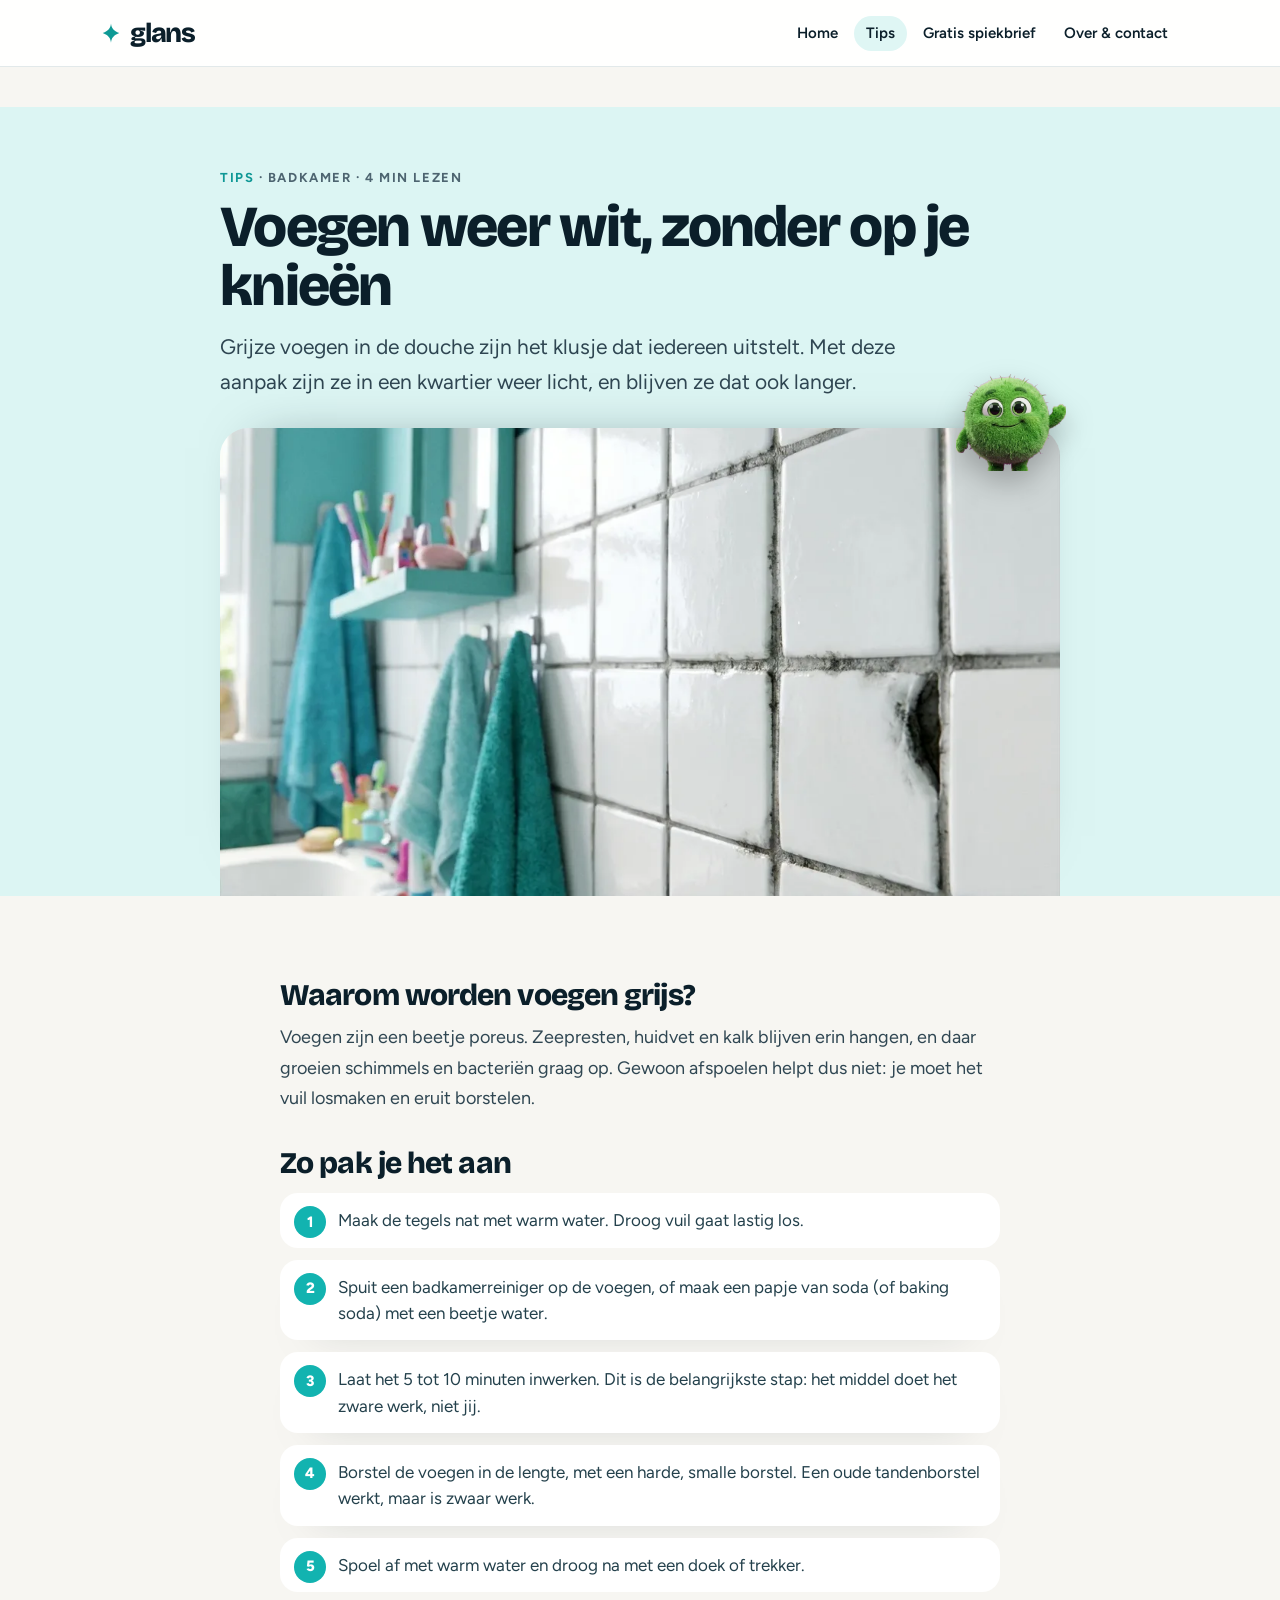
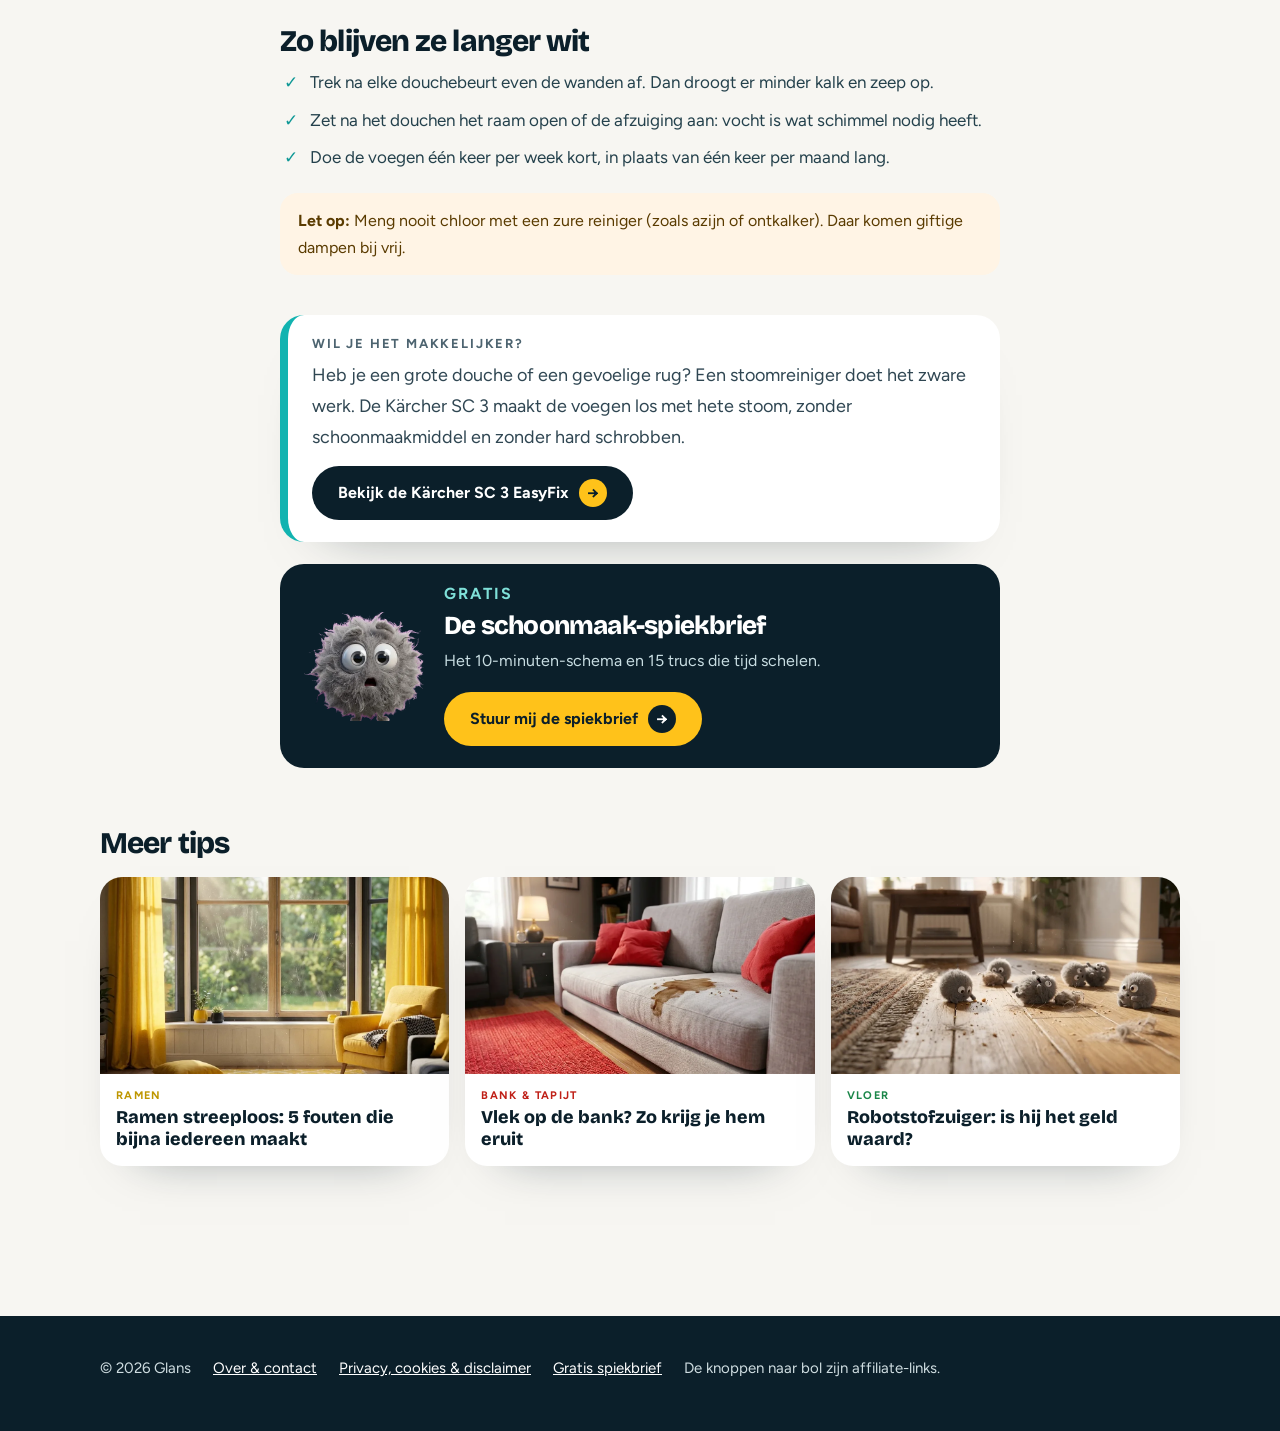
<file: tips/voegen-wit-zonder-bukken.html>
<!doctype html>
<html lang="nl">
<head>
<meta charset="utf-8">
<meta name="viewport" content="width=device-width, initial-scale=1">
<title>Voegen weer wit, zonder op je knieën · Glans tips</title>
<meta name="description" content="Grijze voegen in de douche zijn het klusje dat iedereen uitstelt. Met deze aanpak zijn ze in een kwartier weer licht, en blijven ze dat ook langer.">
<meta property="og:title" content="Voegen weer wit, zonder op je knieën">
<meta property="og:description" content="Grijze voegen in de douche zijn het klusje dat iedereen uitstelt. Met deze aanpak zijn ze in een kwartier weer licht, en blijven ze dat ook langer.">
<meta property="og:image" content="https://schoonmaakglans.github.io/media/cartoon/badkamer-vies.webp">
<link rel="icon" href="../favicon.svg" type="image/svg+xml">
<link rel="preconnect" href="https://fonts.googleapis.com"><link rel="preconnect" href="https://fonts.gstatic.com" crossorigin>
<link href="https://fonts.googleapis.com/css2?family=Bricolage+Grotesque:opsz,wght@12..96,600..800&family=Figtree:wght@400;500;600;700&display=swap" rel="stylesheet">
<link rel="stylesheet" href="../css/pages.css">
<link rel="stylesheet" href="tips.css">
</head>
<body class="tip" style="--c:#12b3b0;--tbg:#dcf5f3">
<header class="top"><div class="wrap"><a class="logo" href="../index.html"><svg viewBox="0 0 24 24" aria-hidden="true"><path d="M12 1.5c.6 5.2 2.8 8 9 10.5-6.2 2.5-8.4 5.3-9 10.5-.6-5.2-2.8-8-9-10.5 6.2-2.5 8.4-5.3 9-10.5Z" fill="#0e9a95"/></svg>glans</a><nav aria-label="Menu"><a href="../index.html">Home</a><a href="../index.html#tips" aria-current="page">Tips</a><a href="../index.html#gratis"><span class="l">Gratis spiekbrief</span><span class="s">Spiekbrief</span></a><a href="../over.html"><span class="l">Over &amp; contact</span><span class="s">Contact</span></a></nav></div></header>
<main>
  <section class="thero"><div class="wrap">
    <p class="tmeta"><a href="../index.html#tips">Tips</a> · Badkamer · 4 min lezen</p>
    <h1>Voegen weer wit, zonder op je knieën</h1>
    <p class="tlead">Grijze voegen in de douche zijn het klusje dat iedereen uitstelt. Met deze aanpak zijn ze in een kwartier weer licht, en blijven ze dat ook langer.</p>
    <figure class="tpic"><img src="../media/cartoon/badkamer-vies.webp" alt=""><img class="tmascot" src="../media/mascot/bacterie.webp" alt=""></figure>
  </div></section>
  <article class="wrap tbody">
    <h2>Waarom worden voegen grijs?</h2>
    <p>Voegen zijn een beetje poreus. Zeepresten, huidvet en kalk blijven erin hangen, en daar groeien schimmels en bacteriën graag op. Gewoon afspoelen helpt dus niet: je moet het vuil losmaken en eruit borstelen.</p>
    <h2>Zo pak je het aan</h2>
    <ol class="steps"><li>Maak de tegels nat met warm water. Droog vuil gaat lastig los.</li><li>Spuit een badkamerreiniger op de voegen, of maak een papje van soda (of baking soda) met een beetje water.</li><li>Laat het 5 tot 10 minuten inwerken. Dit is de belangrijkste stap: het middel doet het zware werk, niet jij.</li><li>Borstel de voegen in de lengte, met een harde, smalle borstel. Een oude tandenborstel werkt, maar is zwaar werk.</li><li>Spoel af met warm water en droog na met een doek of trekker.</li></ol>
    <h2>Zo blijven ze langer wit</h2>
    <ul class="list"><li>Trek na elke douchebeurt even de wanden af. Dan droogt er minder kalk en zeep op.</li><li>Zet na het douchen het raam open of de afzuiging aan: vocht is wat schimmel nodig heeft.</li><li>Doe de voegen één keer per week kort, in plaats van één keer per maand lang.</li></ul>
    <p class="tipbox"><b>Let op:</b> Meng nooit chloor met een zure reiniger (zoals azijn of ontkalker). Daar komen giftige dampen bij vrij.</p>
    <aside class="easier">
      <p class="eb">Wil je het makkelijker?</p>
      <p>Heb je een grote douche of een gevoelige rug? Een stoomreiniger doet het zware werk. De Kärcher SC 3 maakt de voegen los met hete stoom, zonder schoonmaakmiddel en zonder hard schrobben.</p>
      <p class="eb-links"><a class="btn" href="../product.html?p=karcher">Bekijk de Kärcher SC 3 EasyFix <span class="arrow">→</span></a></p>
    </aside>
    <aside class="gift">
      <img src="../media/mascot/stofmonster.webp" alt="">
      <div><p class="eb">Gratis</p><h3>De schoonmaak-spiekbrief</h3><p>Het 10-minuten-schema en 15 trucs die tijd schelen.</p><a class="btn" href="../index.html#gratis">Stuur mij de spiekbrief <span class="arrow">→</span></a></div>
    </aside>
  </article>
  <section class="wrap more"><h2>Meer tips</h2><div class="cards">
    <a class="tcard" href="ramen-streeploos.html" style="--c:#e0b100"><img src="../media/cartoon/raam-vies.webp" alt="" loading="lazy"><span class="tc-room">Ramen</span><b>Ramen streeploos: 5 fouten die bijna iedereen maakt</b></a>
    <a class="tcard" href="vlek-op-de-bank.html" style="--c:#e1251b"><img src="../media/cartoon/bank-vies.webp" alt="" loading="lazy"><span class="tc-room">Bank &amp; tapijt</span><b>Vlek op de bank? Zo krijg je hem eruit</b></a>
    <a class="tcard" href="robotstofzuiger-waard.html" style="--c:#1f9d55"><img src="../media/cartoon/vloer-vies.webp" alt="" loading="lazy"><span class="tc-room">Vloer</span><b>Robotstofzuiger: is hij het geld waard?</b></a>
  </div></section>
</main>
<footer><div class="wrap"><span>© 2026 Glans</span><a href="../over.html">Over &amp; contact</a><a href="../privacy.html">Privacy, cookies &amp; disclaimer</a><a href="../index.html#gratis">Gratis spiekbrief</a><span>De knoppen naar bol zijn affiliate-links.</span></div></footer>
</body>
</html>
</file>
<file: css/critters.css>
/* GLANS · losse figuurtjes: vieze beestjes die worden weggeveegd, schone sterretjes die tevoorschijn springen */
.crit-layer{position:absolute;inset:0;pointer-events:none;z-index:2}
.crit{position:absolute;transform:translate(-50%,-50%) rotate(var(--r,0deg));transition:transform .7s cubic-bezier(.4,0,.6,1) var(--sd,0s),opacity .5s ease var(--sd,0s);filter:drop-shadow(0 10px 12px rgba(0,0,0,.28))}
.crit img{display:block;width:100%;height:auto;animation:crit-bob 2.4s ease-in-out infinite;animation-delay:var(--bd,0s)}
@keyframes crit-bob{0%,100%{transform:translateY(0) rotate(0)}30%{transform:translateY(-7%) rotate(-4deg)}60%{transform:translateY(2%) rotate(3deg)}}
/* weggeveegd: ze vliegen mee met de veeg naar rechts */
.swept .crit{transform:translate(160%,-80%) rotate(calc(var(--r,0deg) + 75deg)) scale(.5);opacity:0}
/* schoon sterretje springt erin */
.hero-star{position:absolute;z-index:3;width:var(--w,15%);left:var(--x,80%);top:var(--y,14%);transform:translate(-50%,-50%) scale(0) rotate(-40deg);transition:transform .8s cubic-bezier(.3,1.7,.5,1);filter:drop-shadow(0 12px 16px rgba(0,0,0,.25));pointer-events:none}
.hero-star img{display:block;width:100%;animation:star-float 3s ease-in-out infinite}
@keyframes star-float{0%,100%{transform:translateY(0) rotate(-4deg)}50%{transform:translateY(-8%) rotate(5deg)}}
.cleaned .hero-star{transform:translate(-50%,-50%) scale(1) rotate(0)}
/* sterretje bij het product */
.product{position:relative}
.prod-star{position:absolute;right:-18px;top:-26px;width:74px;z-index:4;transform:scale(0) rotate(-40deg);transition:transform .8s cubic-bezier(.3,1.7,.5,1) .2s;pointer-events:none;filter:drop-shadow(0 10px 14px rgba(0,0,0,.25))}
.prod-star img{display:block;width:100%;animation:star-float 3s ease-in-out infinite}
.step.cleaned .prod-star{transform:scale(1) rotate(8deg)}
/* meeloper langs de stippellijn */
.walker{position:absolute;left:31px;top:0;width:58px;margin-left:-29px;z-index:5;pointer-events:none;transition:top .25s linear;filter:drop-shadow(0 8px 10px rgba(0,0,0,.25))}
.walker img{display:block;width:100%;animation:walk 0.9s ease-in-out infinite}
.walker img.swap{animation:walk .9s ease-in-out infinite,pop .45s cubic-bezier(.3,1.7,.5,1)}
@keyframes walk{0%,100%{transform:translateY(0) rotate(-6deg)}50%{transform:translateY(-10%) rotate(6deg)}}
@keyframes pop{0%{scale:.3}100%{scale:1}}
@media (max-width:860px){.walker{left:21px;width:44px;margin-left:-22px}.prod-star{width:56px;right:-8px;top:-22px}}
@media (prefers-reduced-motion:reduce){.crit img,.hero-star img,.prod-star img,.walker img{animation:none}}
/* bescherm de figuurtjes tegen de regels voor de kamerfoto's */
.crit-layer img,.prod-star img,.walker img{position:static!important;inset:auto!important;width:100%!important;height:auto!important;aspect-ratio:auto!important;object-fit:contain!important;clip-path:none!important;max-width:none}
/* labels bij de video: direct wisselen, nooit een lege witte balk */
.scene .tag-dirty{color:#0d2633}
.scene.has-video .tag-dirty,.scene.has-video .tag-clean{transition:none!important}
.scene.has-video.done:not(.ended) .tag-dirty{opacity:0}
.product .aff{display:block;text-align:center;font:500 11px/1.3 var(--text);color:#7a8b93;margin-top:4px}
@media (max-width:860px){.product .aff{grid-column:2}}
/* video in de stap: labels volgen 'playing'/'ended' (niet meer de scroll-veeg) */
.scene.has-video.done:not(.ended) .tag-dirty{opacity:1}
.scene.has-video.playing .tag-dirty{opacity:0}
.scene.has-video .again{position:absolute;right:14px;bottom:14px;z-index:4;border:0;border-radius:999px;background:rgba(255,255,255,.92);color:#0d2633;font:700 13px/1 var(--text);padding:9px 13px;cursor:pointer;opacity:0;pointer-events:none;transition:opacity .3s}
.scene.has-video.ended .again{opacity:1;pointer-events:auto}
/* gratis schema (e-mail) */
.freebie{padding-top:10px}
.free-card{display:grid;grid-template-columns:1.4fr 1fr;gap:24px;align-items:center;background:linear-gradient(135deg,#0b1f2a,#12404a);color:#fff;border-radius:34px;padding:clamp(26px,5vw,52px);overflow:hidden}
.free-card .eyebrow{color:#7fe0d8}
.free-card h2{color:#fff;font-size:clamp(30px,3.8vw,48px);text-align:left}
.free-txt>p{color:#cfe3e6;font-size:18px}
.free-form{display:grid;grid-template-columns:1fr auto;gap:10px;margin-top:18px}
.free-form input[type=email]{font:400 16px/1.4 var(--text);padding:15px 16px;border:0;border-radius:999px;min-width:0}
.free-form .btn{background:#ffc21a;color:#0b1f2a}
.free-form .btn .arrow{background:#0b1f2a;color:#fff}
.free-form .check{grid-column:1/-1;display:flex;gap:10px;align-items:flex-start;font:500 14px/1.4 var(--text);color:#cfe3e6}
.free-form .check a{color:#fff}
.free-form .check input{width:18px;height:18px;margin-top:1px}
.hp,.sr{position:absolute;left:-9999px}
.free-art{position:relative;height:220px}
.free-art img{position:absolute;width:42%;filter:drop-shadow(0 12px 14px rgba(0,0,0,.35));animation:peek 4.8s ease-in-out infinite}
.free-art img:nth-child(1){left:2%;top:30%}.free-art img:nth-child(2){left:34%;top:0;animation-delay:1.4s}.free-art img:nth-child(3){right:0;top:38%;animation-delay:2.8s}
.foot-links a{color:#fff}
@media (max-width:760px){.freebie{padding-top:70px}.free-card{grid-template-columns:1fr;position:relative;overflow:visible}.free-form{grid-template-columns:1fr}.free-art{position:absolute;right:14px;top:-62px;width:62%;height:90px;z-index:0}.free-art img{width:34%}.free-art img:nth-child(1){left:0;top:24%}.free-art img:nth-child(2){left:33%;top:0}.free-art img:nth-child(3){right:0;top:28%}.free-txt{position:relative;z-index:1}}

/* zachte pop-up */
.popup{position:fixed;right:20px;bottom:20px;z-index:60;width:min(360px,calc(100vw - 32px));background:#fff;border-radius:24px;padding:22px 22px 20px;box-shadow:0 30px 70px -20px rgba(11,31,42,.45);transform:translateY(30px);opacity:0;transition:transform .45s cubic-bezier(.2,.8,.1,1),opacity .35s}
.popup.on{transform:none;opacity:1}
.popup .eyebrow{margin:0 0 6px;color:#0e9a95}
.popup h3{font-family:var(--display);font-size:24px;margin:0 0 6px;letter-spacing:-.02em}
.popup p{margin:0 0 12px;color:#4d6470;font-size:15px}
.popup form{display:grid;gap:10px}
.popup input[type=email]{font:400 16px/1.4 var(--text);padding:13px 14px;border:2px solid #e2e9ea;border-radius:14px}
.popup .check{display:flex;gap:8px;align-items:flex-start;font:500 13px/1.35 var(--text);color:#4d6470}
.popup .check input{width:17px;height:17px;margin-top:1px}
.popup .btn{width:100%}
.pop-x{position:absolute;right:10px;top:10px;width:34px;height:34px;border-radius:50%;border:0;background:#f1f4f5;font:700 20px/1 var(--text);cursor:pointer;color:#0b1f2a}
.pop-art{position:absolute;right:46px;top:-34px;width:66px;filter:drop-shadow(0 8px 10px rgba(0,0,0,.25));animation:peek 4.8s ease-in-out infinite}
@media (max-width:600px){.popup{left:16px;right:16px;bottom:12px;width:auto}}
</file>
<file: css/pages.css>
/* GLANS · gewone pagina's (over, contact, privacy, schema, bedankt) */
:root{--ink:#0b1f2a;--ink-soft:#4d6470;--line:#e2e9ea;--bg:#f7f6f2;--teal:#0e9a95;--teal-l:#dff6f4;--sun:#ffc21a;
  --display:"Bricolage Grotesque",system-ui,sans-serif;--text:"Figtree",system-ui,sans-serif}
*{box-sizing:border-box}
body{margin:0;background:linear-gradient(180deg,var(--teal-l) 0,var(--bg) 420px);color:var(--ink);font:400 17px/1.65 var(--text);-webkit-font-smoothing:antialiased}
img{display:block;max-width:100%;height:auto}
a{color:inherit}
h1,h2,h3{font-family:var(--display);font-weight:800;letter-spacing:-.03em;line-height:1.05;margin:0}
.wrap{max-width:820px;margin:0 auto;padding:0 20px}
.top{position:sticky;top:0;z-index:40;background:rgba(255,255,255,.92);backdrop-filter:blur(10px);border-bottom:1px solid var(--line)}
.top .wrap{display:flex;align-items:center;gap:16px;height:66px;max-width:1120px}
.logo{display:flex;align-items:center;gap:8px;font:800 27px/1 var(--display);letter-spacing:-.045em;text-decoration:none}
.logo svg{width:22px;height:22px}
.top nav{margin-left:auto;display:flex;gap:4px;flex-wrap:wrap}
.top nav a{font:600 15px/1 var(--text);text-decoration:none;padding:10px 12px;border-radius:999px}
.top nav a:hover,.top nav a[aria-current]{background:var(--teal-l)}
.top nav .s{display:none}
@media (max-width:640px){.top .wrap{flex-wrap:wrap;height:auto;padding-top:10px;padding-bottom:8px;row-gap:6px}.top nav{margin:0;width:100%;display:grid;grid-template-columns:repeat(4,1fr);gap:6px}.top nav a{font-size:13.5px;padding:9px 4px;text-align:center;background:var(--teal-l)}.top nav .l{display:none}.top nav .s{display:inline}}
main{padding:40px 0 80px}
.card{background:#fff;border-radius:28px;padding:clamp(24px,5vw,48px);box-shadow:0 30px 60px -48px rgba(11,31,42,.5)}
h1{font-size:clamp(36px,5vw,56px);margin-bottom:12px}
h2{font-size:24px;margin:34px 0 8px}
.lead{font-size:20px;color:var(--ink-soft);margin:0 0 6px}
p,li{color:#2f4652}
.mascots{display:flex;gap:10px;margin:22px 0 4px}
.mascots img{width:64px;animation:bob 3s ease-in-out infinite}
.mascots img:nth-child(2){animation-delay:.6s}.mascots img:nth-child(3){animation-delay:1.2s}
@keyframes bob{0%,100%{transform:translateY(0) rotate(-4deg)}50%{transform:translateY(-8px) rotate(4deg)}}
form{display:grid;gap:14px;margin-top:18px}
label{display:grid;gap:6px;font:600 15px/1.2 var(--text)}
input,textarea{font:400 16px/1.4 var(--text);padding:13px 14px;border:2px solid var(--line);border-radius:14px;background:#fff;color:var(--ink)}
input:focus,textarea:focus{outline:none;border-color:var(--teal)}
textarea{min-height:130px;resize:vertical}
.check{display:flex;gap:10px;align-items:flex-start;font-weight:500;color:#2f4652}
.check input{width:20px;height:20px;margin-top:2px}
.btn{display:inline-flex;align-items:center;justify-content:center;gap:10px;min-height:54px;padding:0 26px;border-radius:999px;border:0;background:var(--ink);color:#fff;font:700 16px/1 var(--text);text-decoration:none;cursor:pointer;justify-self:start}
.btn .arrow{display:grid;place-items:center;width:28px;height:28px;border-radius:50%;background:var(--sun);color:var(--ink)}
.hp{position:absolute;left:-9999px}
.fine{font-size:14px;color:var(--ink-soft)}
footer{background:var(--ink);color:#cfdde1;padding:40px 0 50px;font-size:15px}
footer .wrap{max-width:1120px;display:flex;flex-wrap:wrap;gap:10px 22px}
footer a{color:#fff}
/* schoonmaakschema */
.schema{width:100%;border-collapse:collapse;margin-top:16px;font-size:16px}
.schema th,.schema td{border:1px solid var(--line);padding:10px 12px;text-align:left;vertical-align:top}
.schema thead th{background:var(--ink);color:#fff}
.schema td:first-child{font-weight:700;white-space:nowrap}
.box{width:18px;height:18px;border:2px solid var(--ink-soft);border-radius:5px;display:inline-block;vertical-align:middle;margin-right:6px}
@media print{.top,footer,.noprint{display:none!important}body{background:#fff}.card{box-shadow:none;padding:0}}

.tricks li{margin:10px 0}
@media print{.tricks li{break-inside:avoid}}

/* spiekbrief: weekschema als kaartjes */
.week{list-style:none;padding:0;margin:18px 0 10px;display:grid;grid-template-columns:repeat(auto-fill,minmax(230px,1fr));gap:12px}
.day label{display:grid;grid-template-columns:auto 1fr auto;gap:12px;align-items:start;font:inherit;background:#fff;border:2px solid var(--line);border-left:8px solid var(--c);border-radius:20px;padding:14px 14px 14px 12px;cursor:pointer;height:100%;transition:transform .15s,border-color .2s,background .2s}
.day label:hover{transform:translateY(-2px)}
.day .tick{position:absolute;opacity:0;pointer-events:none}
.day .emo{font-size:30px;line-height:1;width:46px;height:46px;display:grid;place-items:center;border-radius:14px;background:color-mix(in srgb,var(--c) 16%,#fff)}
.day .dtxt{display:grid;gap:2px}
.day .dname{font:700 12px/1.2 var(--text);letter-spacing:.12em;text-transform:uppercase;color:var(--c)}
.day b{font:800 19px/1.15 var(--display);color:var(--ink)}
.day .what{font-size:15px;line-height:1.45;color:#2f4652}
.day .box{width:26px;height:26px;border-radius:9px;border:2px solid #c9d6d8;display:grid;place-items:center;margin:0}
.day.done label{background:color-mix(in srgb,var(--c) 10%,#fff);border-color:var(--c)}
.day.done .box{background:var(--c);border-color:var(--c)}
.day.done .box::after{content:"✓";color:#fff;font:800 16px/1 var(--text)}
.day.done b{text-decoration:line-through;text-decoration-thickness:2px}
.today-tag{display:none;margin-left:8px;font-style:normal;background:var(--c);color:#fff;border-radius:999px;padding:2px 8px;letter-spacing:.04em}
.day.today .today-tag{display:inline-block}
.day.today label{box-shadow:0 14px 30px -18px var(--c);border-color:var(--c)}
.progress{display:flex;align-items:center;gap:12px;margin:14px 0 0;font:700 15px/1 var(--text)}
.progress .bar{flex:1;height:12px;border-radius:999px;background:#e8eeef;overflow:hidden}
.progress .bar i{display:block;height:100%;width:0;background:linear-gradient(90deg,#13b5ae,#3fd1a5);border-radius:999px;transition:width .4s}
.tricks.cards{list-style:none;padding:0;counter-reset:t;display:grid;grid-template-columns:repeat(auto-fill,minmax(260px,1fr));gap:12px}
.tricks.cards li{counter-increment:t;position:relative;margin:0;background:#f4fbfa;border-radius:18px;padding:14px 14px 14px 56px;font-size:15.5px;line-height:1.5}
.tricks.cards li::before{content:counter(t);position:absolute;left:12px;top:12px;width:32px;height:32px;border-radius:50%;background:var(--ink);color:#fff;display:grid;place-items:center;font:800 15px/1 var(--text)}
.tricks.cards li:nth-child(3n+2){background:#fff6e6}.tricks.cards li:nth-child(3n){background:#f3f1ff}
@media (max-width:560px){.card{padding:22px 16px;border-radius:22px}.week{grid-template-columns:1fr}.day .emo{width:40px;height:40px;font-size:26px}}
@media print{.week{grid-template-columns:1fr 1fr}.day label{break-inside:avoid}.tricks.cards{grid-template-columns:1fr 1fr}.tricks.cards li{break-inside:avoid}}
</file>
<file: tips/tips.css>
/* GLANS · tip-artikelen */
body.tip{background:#f7f6f2}
.thero{background:var(--tbg);padding:clamp(34px,6vw,64px) 0 0;overflow:hidden}
.thero .wrap{max-width:880px}
.tmeta{font:700 13px/1 var(--text);letter-spacing:.12em;text-transform:uppercase;color:var(--ink-soft);margin:0 0 14px}
.tmeta a{color:var(--c);text-decoration:none;filter:brightness(.85)}
.thero h1{font-size:clamp(34px,5.4vw,58px);line-height:1.02;margin:0 0 14px}
.tlead{font-size:clamp(18px,2.2vw,21px);color:#2f4652;max-width:56ch;margin:0}
.tpic{position:relative;margin:28px 0 0;border-radius:28px 28px 0 0;overflow:visible}
.tpic>img:first-child{width:100%;border-radius:28px 28px 0 0;display:block;box-shadow:0 -20px 50px -40px rgba(11,31,42,.5)}
.tmascot{position:absolute;right:-6px;top:-54px;width:110px;animation:bob 3.2s ease-in-out infinite;filter:drop-shadow(0 12px 14px rgba(0,0,0,.25))}
.tbody{max-width:760px;padding-top:clamp(30px,5vw,50px);padding-bottom:20px}
.tbody h2{font-size:clamp(24px,3vw,30px);margin:34px 0 10px}
.tbody p{font-size:18px;line-height:1.7;color:#2f4652;margin:0 0 12px}
.steps{list-style:none;counter-reset:s;padding:0;margin:14px 0;display:grid;gap:12px}
.steps li{counter-increment:s;position:relative;background:#fff;border-radius:18px;padding:14px 16px 14px 58px;font-size:17px;line-height:1.55;color:#24414c;box-shadow:0 20px 40px -36px rgba(11,31,42,.5)}
.steps li::before{content:counter(s);position:absolute;left:14px;top:13px;width:32px;height:32px;border-radius:50%;background:var(--c);color:#fff;display:grid;place-items:center;font:800 15px/1 var(--text)}
.list{padding:0;margin:12px 0;list-style:none;display:grid;gap:10px}
.list li{position:relative;padding-left:30px;font-size:17px;line-height:1.6;color:#24414c}
.list li::before{content:"✓";position:absolute;left:4px;top:0;color:var(--c);font-weight:800;filter:brightness(.85)}
.tipbox{background:#fff4e5;border-radius:18px;padding:14px 18px!important;font-size:16px!important;color:#5a3b00!important;margin-top:22px!important}
.easier{margin:40px 0 0;background:#fff;border-radius:24px;padding:22px 24px;border-left:8px solid var(--c);box-shadow:0 30px 60px -50px rgba(11,31,42,.6)}
.eb{font:700 13px/1 var(--text)!important;letter-spacing:.14em;text-transform:uppercase;color:var(--ink-soft)!important;margin:0 0 10px!important}
.eb-links{display:flex;flex-wrap:wrap;gap:12px 18px;align-items:center;margin:14px 0 0!important}
.eb-links .btn{margin:0}
.alink{font:600 15px/1.2 var(--text);color:var(--ink-soft)}
.gift{display:grid;grid-template-columns:120px 1fr;gap:20px;align-items:center;margin:22px 0 0;background:var(--ink);color:#fff;border-radius:24px;padding:22px 24px}
.gift img{width:120px;animation:bob 3s ease-in-out infinite}
.gift h3{font:800 26px/1.1 var(--display);margin:0 0 6px;color:#fff}
.gift p{color:#c8dde2!important;font-size:16px!important}
.gift .eb{color:#7fe0d8!important}
.gift .btn{background:var(--sun);color:var(--ink);margin-top:6px}
.gift .btn .arrow{background:var(--ink);color:#fff}
.more{max-width:1120px;padding:40px 20px 70px}
.more h2{font-size:30px;margin:0 0 18px}
.cards{display:grid;grid-template-columns:repeat(3,minmax(0,1fr));gap:16px}
.tcard{display:flex;flex-direction:column;gap:6px;background:#fff;border-radius:22px;overflow:hidden;text-decoration:none;color:var(--ink);box-shadow:0 24px 50px -40px rgba(11,31,42,.55);transition:transform .2s;padding-bottom:16px}
.tcard:hover{transform:translateY(-3px)}
.tcard img{width:100%;aspect-ratio:16/9;object-fit:cover}
.tc-room{font:700 11px/1 var(--text);letter-spacing:.12em;text-transform:uppercase;color:var(--c);padding:10px 16px 0;filter:brightness(.85)}
.tcard b{font:800 18px/1.2 var(--display);padding:0 16px}
@media (max-width:760px){.cards{grid-template-columns:1fr}.gift{grid-template-columns:72px 1fr;gap:14px}.gift img{width:72px}.tmascot{width:76px;top:-40px}}
</file>
